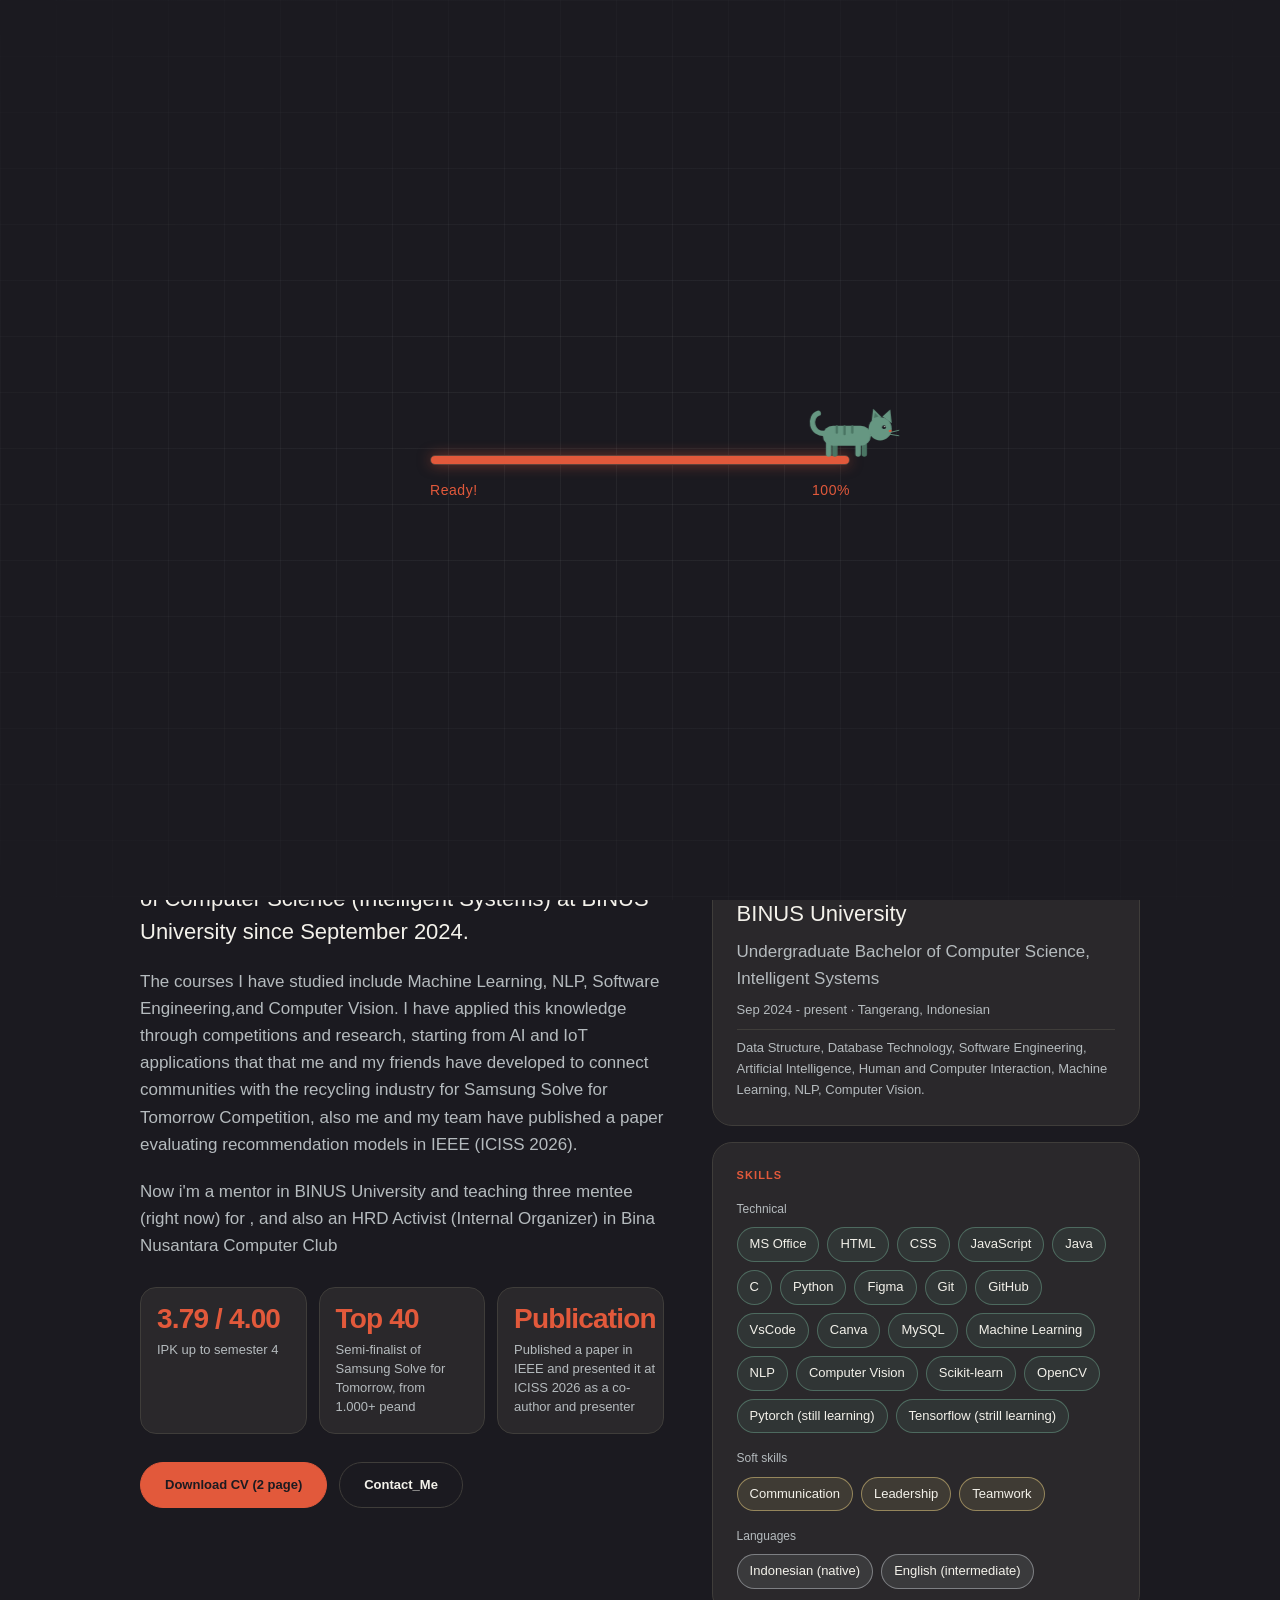
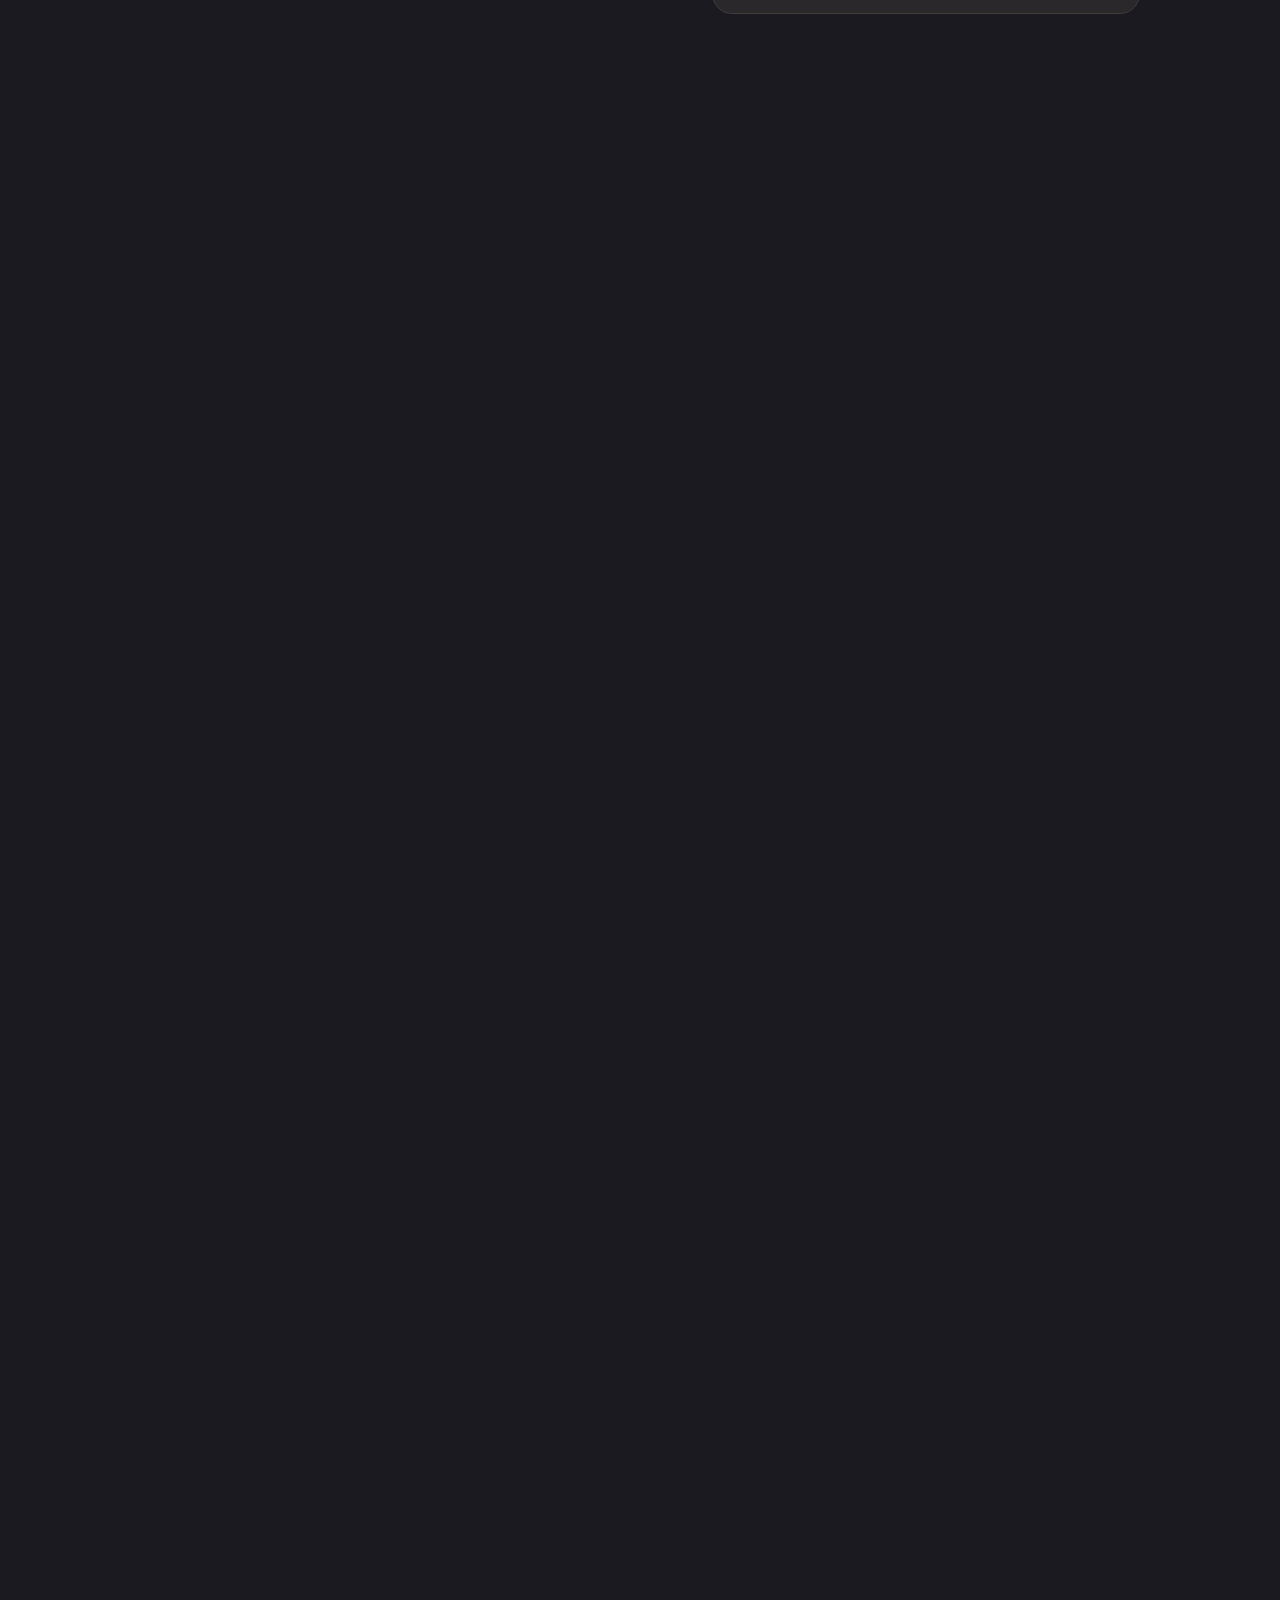
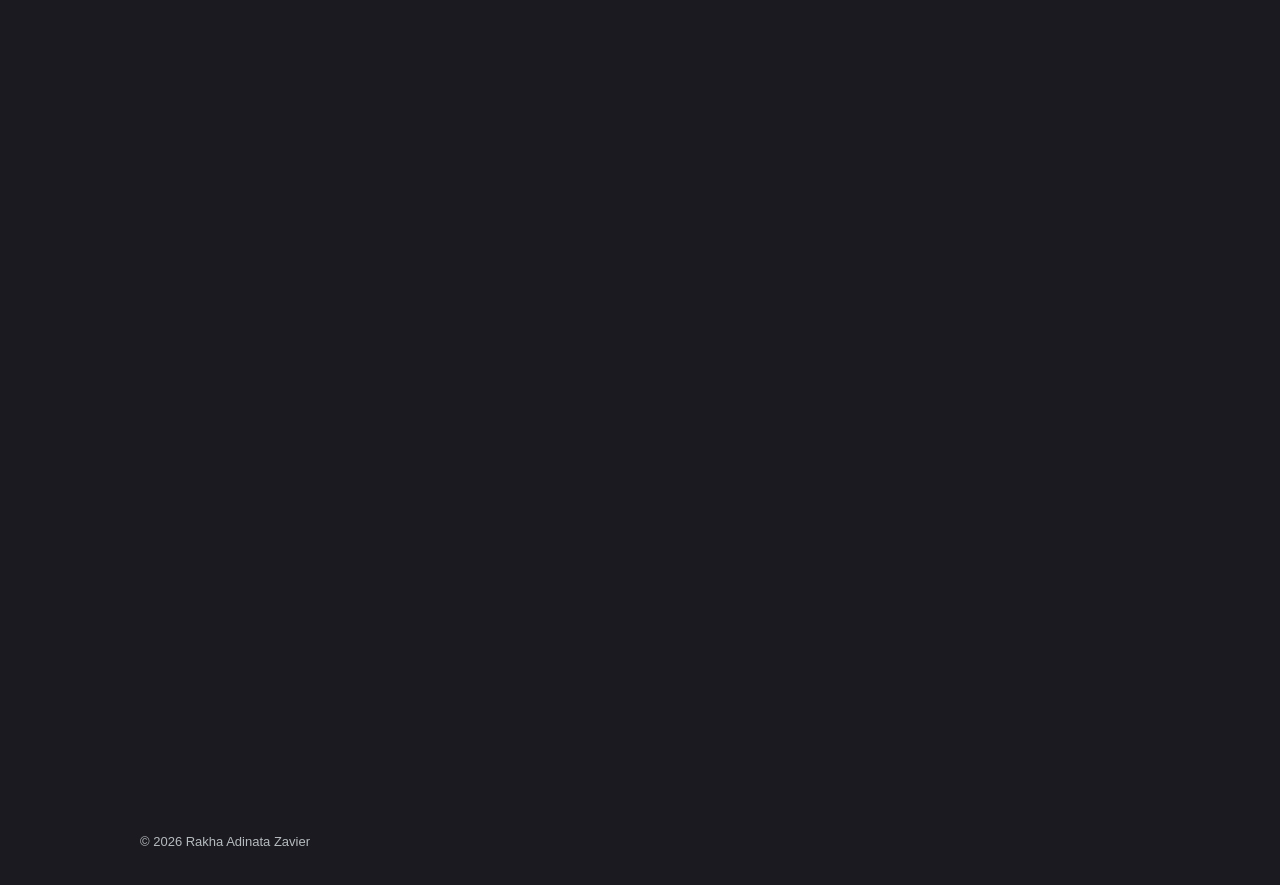
<file: index.html>
﻿<!doctype html>
<html lang="en">
  <head>
    <meta charset="utf-8" />
    <meta name="viewport" content="width=device-width,initial-scale=1" />
    <meta
      name="description"
      content="Frontend developer portfolio featuring projects, organizations, certificates, and publications."
    />
    <meta name="theme-color" content="#1b1a20" />
    <link rel="icon" type="image/png" href="assets/favicon.png" sizes="512x512" />
    <title>Rakha Adinata Zavier - Portfolio</title>
    <script>
      (function () {
        var r = document.documentElement;
        try {
          if (
            sessionStorage.getItem("portfolioLoader") === "1" &&
            !/[?&]loader\b/.test(location.search)
          ) {
            r.classList.add("no-loader");
            return;
          }
        } catch (e) {}
        r.classList.add("is-loading");
      })();
    </script>
    <noscript
      ><style>
        .loader {
          display: none;
        }
      </style></noscript
    >
    <link rel="stylesheet" href="css/index.css" />
    <link rel="stylesheet" href="css/grid-bg.css" />
    <link rel="stylesheet" href="css/loader.css" />
    <link rel="stylesheet" href="css/brand-typing.css" />
    <link rel="stylesheet" href="css/about-contact.css" />
    <link rel="stylesheet" href="css/logo-poof.css" />
    <script src="js/loader.js" defer></script>
    <script src="js/brand-typing.js" defer></script>
    <script src="js/index.js" defer></script>
    <script src="js/logo-poof.js" defer></script>
      <script src="js/neural-bg.js" defer></script>
  </head>
  <body>
    <div id="loader" class="loader" aria-label="Loading page">
      <div class="loader-inner">
        <div
          class="loader-track"
          role="progressbar"
          aria-valuemin="0"
          aria-valuemax="100"
          aria-valuenow="0"
        >
          <div class="loader-cat" aria-hidden="true">
            <svg viewBox="0 0 124 70" xmlns="http://www.w3.org/2000/svg">
              <path
                class="cat-tail"
                d="M26 38 C6 40 4 16 16 12"
                fill="none"
                stroke="#669782"
                stroke-width="7"
                stroke-linecap="round"
              />
        
              <rect
                class="cat-leg leg-a"
                x="34"
                y="48"
                width="7"
                height="20"
                rx="3.5"
                fill="#4a7563"
              />
              <rect
                class="cat-leg leg-b"
                x="72"
                y="48"
                width="7"
                height="20"
                rx="3.5"
                fill="#4a7563"
              />
              <g class="cat-body">
                <rect x="22" y="28" width="62" height="26" rx="13" fill="#669782" />
                <path
                  d="M40 29 v8 M50 29 v10 M60 29 v8"
                  stroke="#4a7563"
                  stroke-width="3"
                  stroke-linecap="round"
                />
                <polygon points="85,22 87,6 98,17" fill="#669782" />
                <polygon points="99,16 109,7 111,25" fill="#669782" />
                <polygon points="88,18 89,11 94,16" fill="#4a7563" />
                <circle cx="96" cy="32" r="15" fill="#669782" />
                <circle cx="101" cy="30" r="2.4" fill="#1b1a20" />
                <circle cx="101.8" cy="29.2" r="0.8" fill="#f3f1ea" />
                <circle cx="109" cy="35" r="1.8" fill="#e2593b" />
                <path
                  d="M108 37 L120 34 M108 39 L120 41"
                  stroke="#669782"
                  stroke-width="1.2"
                  stroke-linecap="round"
                />
              </g>
    
              <rect
                class="cat-leg leg-a"
                x="64"
                y="48"
                width="7"
                height="20"
                rx="3.5"
                fill="#669782"
              />
              <rect
                class="cat-leg leg-b"
                x="26"
                y="48"
                width="7"
                height="20"
                rx="3.5"
                fill="#669782"
              />
            </svg>
          </div>
          <div class="loader-fill"></div>
        </div>
        <p class="loader-meta">
          <span class="loader-text">Please Wait For Something Special</span>
          <span class="loader-percent">0%</span>
        </p>
      </div>
    </div>
    <header class="site-header">
      <nav class="nav container" aria-label="Main navigation">
        <a class="brand" href="index.html">Rakha Adinata Zavier Portfolio</a>
        <div class="nav-links">
          <a href="index.html#about">About me</a><a href="index.html#project">Project</a
          ><a href="index.html#organization">Organization Experience</a
          ><a href="index.html#certificate">Certificate</a
          ><a href="index.html#publication">Publication</a
          ><a href="index.html#contact">Contact me</a>
        </div>
      </nav>
    </header>
    <main class="container">
      <section class="intro">
        <div class="intro-layout">
          <div class="copy">
          <p class="eyebrow">AI, TECH, AND PROGRAMMING ENTHUSIAST</p>
          <h1>Studying and Working in Programming, AI, Data Analyst and Web Development</h1>
          <p>
            Hello im Rakha Adinata Zavier, a student of Computer Science (Intelligent Systems) at BINUS University. I have a passion for programming, AI, data analysis, and web development. I have experience in various projects and competitions, and I am always eager to learn and collaborate on new ideas.
          </p>
          <a class="button primary" href="#project">My Projects</a>
          </div>
          <img class="profile"
              src="assets/Profile.png"
              alt="Portrait of Rakha Adinata Zavier"
              loading="lazy"
              width="1400"
              height="933"
              draggable="false"
            />
        </div>
      </section>
      <section id="about" class="section about reveal">
        <h2>About me</h2>
        <div class="about-grid">
          <div class="about-copy">
            <p class="about-lead">
              I am Rakha Adinata Zavier, a undergraduate student of Computer Science (Intelligent Systems) at
              BINUS University since September 2024.
            </p>
            <p>
              The courses I have studied include Machine Learning, NLP, Software Engineering,and Computer Vision. I have applied this knowledge through competitions and research, starting from AI and IoT applications that
              that me and my friends have developed to connect communities with the recycling industry for Samsung Solve for Tomorrow Competition,
              also me and my team have published a paper evaluating recommendation models in IEEE (ICISS 2026).
            </p>
            <p>
              Now i'm a mentor in BINUS University and teaching three mentee (right now) for , and also an HRD Activist (Internal Organizer) in Bina Nusantara Computer Club
            </p>
            <ul class="about-stats">
              <li><strong>3.79 / 4.00</strong><span>IPK up to semester 4</span></li>
              <li>
                <strong>Top 40</strong
                ><span>Semi-finalist of Samsung Solve for Tomorrow, from 1.000+ peand</span>
              </li>
              <li>
                <strong>Publication</strong><span>Published a paper in IEEE and presented it at ICISS 2026 as a co-author and presenter</span>
              </li>
            </ul>
            <div class="about-actions">
              <a class="button primary" href="https://drive.google.com/file/d/1COvPogqOeuE_ceqVHlHadTnAyLFqrnm8/view?usp=sharing" download
                >Download CV (2 page)</a
              >
              <a class="button" href="#contact">Contact_Me</a>
            </div>
          </div>
          <div class="about-side">
            <article class="about-card">
              <p class="about-card-label">Education</p>
              <h3>BINUS University</h3>
              <p>Undergraduate Bachelor of Computer Science, Intelligent Systems</p>
              <p class="small">Sep 2024 - present · Tangerang, Indonesian</p>
              <p class="small about-courses">
                Data Structure, Database Technology, Software Engineering, Artificial Intelligence,
                Human and Computer Interaction, Machine Learning, NLP, Computer Vision.
              </p>
            </article>
            <article class="about-card">
              <p class="about-card-label">Skills</p>
              <div class="chip-group" style="--c: #669782">
                <p class="chip-title">Technical</p>
                <ul class="chips">
                  <li>MS Office</li>
                  <li>HTML</li>
                  <li>CSS</li>
                  <li>JavaScript</li>
                  <li>Java</li>
                  <li>C</li>
                  <li>Python</li>
                  <li>Figma</li>
                  <li>Git</li>
                  <li>GitHub</li>
                  <li>VsCode</li>
                  <li>Canva</li>
                  <li>MySQL</li>
                  <li>Machine Learning</li>
                  <li>NLP</li>
                  <li>Computer Vision</li>
                  <li>Scikit-learn</li>
                  <li>OpenCV</li>
                  <li>Pytorch (still learning)</li>
                  <li>Tensorflow (strill learning)</li>
                </ul>
              </div>
              <div class="chip-group" style="--c: #dcc57c">
                <p class="chip-title">Soft skills</p>
                <ul class="chips">
                  <li>Communication</li>
                  <li>Leadership</li>
                  <li>Teamwork</li>
                </ul>
              </div>
              <div class="chip-group" style="--c: #b5bbbe">
                <p class="chip-title">Languages</p>
                <ul class="chips">
                  <li>Indonesian (native)</li>
                  <li>English (intermediate)</li>
                </ul>
              </div>
            </article>
          </div>
        </div>
      </section>
      <section id="project" class="section slider reveal" aria-labelledby="project-title">
        <div class="section-heading">
          <div>
            <h2 id="project-title">Projects</h2>
            <p>Swipe to explore. Select an image to enlarge it.</p>
          </div>
          <div class="slider-controls">
            <button type="button" data-direction="-1" aria-label="Previous item in Project">
              Previous</button
            ><button type="button" data-direction="1" aria-label="Next item in Project">
              Next
            </button>
          </div>
        </div>
        <div class="track" tabindex="0" role="region" aria-label="Slider Project">
          <a class="card" href="project/LokalLoop.html"
            ><img
              src="assets/LokalLoop.png"
              alt="LokalLoop prototype smart waste drop box made from a foam cooler, with a keypad and sorting mechanism"
              loading="lazy"
              width="1400"
              height="933"
              draggable="false"
            />
            <div class="card-caption">
              <h3>LokalLoop</h3>
              <p>
                A WhatsApp-based recycling pickup system with a smart drop box. Residents send their location and a message, an LLM reads it, and Google OR-Tools plans efficient pickup routes for collectors. Built with an ESP32 IoT box, Node.js, Python, and PostgreSQL. Created for Samsung Solve for Tomorrow.
              </p>
              <span class="card-link">View details</span>
            </div></a
          ><a class="card" href="project/SorTrash.html"
            ><img
              src="assets/SorTrash.png"
              alt="SorTrash website home screen for its AI-powered waste classification app"
              loading="lazy"
              width="1400"
              height="933"
              draggable="false"
            />
            <div class="card-caption">
              <h3>SorTrash</h3>
              <p>
                SorTrash was my first web development project that uses pretrained AI model (YOLO) for analyzing different types of trash, sorTrash is a web-based application that could detect the type of trash based of an image that the user inputs or takes, and also can detect it in real time using our real-time detection features.
              </p>
              <span class="card-link">View details</span>
            </div></a
          ><a class="card" href="project/VisioAttend.html"
            ><img
              src="./assets/Attendance_System.png"
              alt="VisioAttend attendance system showing a webcam face-recognition window and attendance log"
              loading="lazy"
              width="1400"
              height="933"
              draggable="false"
            />
            <div class="card-caption">
              <h3>VisioAttend</h3>
              <p>
                VisioAttend is a desktop attendance system created for a computer vision course. It registers students, recognizes faces through a webcam, and records daily attendance. 
                It is built with Python, Tkinter, and OpenCV, using Haar Cascade for face detection and LBPH for face recognition.
              </p>
              <span class="card-link">View details</span>
            </div></a
          ><a class="card" href="project/CheckShop.html"
            ><img
              src="./assets/CheckShop.png"
              alt="CheckShop sentiment analysis dashboard showing model predictions and comparison charts"
              loading="lazy"
              width="1400"
              height="933"
              draggable="false"
            />
            <div class="card-caption">
              <h3>CheckShop</h3>
              <p>
                CheckShop was my first project to make a web with many NLP models and analyzing the NLP models to know which one model is the best for CheckShop, CheckShop is an Streamlit 
                website application that analyzes the sentiment of English online shop reviews using four models side by side: Logistic Regression, Naive Bayes, XGBoost, and a fine-tuned BERT. 
                After we analyze the models, the best result came from BERT with a macro F1-score of 94.4%.
              </p>
              <span class="card-link">View details</span>
            </div></a>
        </div>
      </section>
      <section id="organization" class="section slider reveal" aria-labelledby="organization-title">
        <div class="section-heading">
          <div>
            <h2 id="organization-title">Organization and Work Experience</h2>
            <p>Swipe to explore organization and work experience.</p>
          </div>
          <div class="slider-controls">
            <button
              type="button"
              data-direction="-1"
              aria-label="Previous item in Organization Experience"
            >
              Previous</button
            ><button
              type="button"
              data-direction="1"
              aria-label="Next item in Organization Experience"
            >
              Next
            </button>
          </div>
        </div>
        <div class="track org-timeline" tabindex="0" role="region" aria-label="Timeline Organization Experience">
          <a class="card org-entry" href="organization/Chaperone.html">
            <div class="org-entry-content"><span class="org-date">July 2025 - September 2026</span>
              <h3>Freshman Chaperone</h3><p>A volunteer program where I guided incoming BINUS freshmen, as Freshman Partner and
                Leader for Binusian 2029 and Freshman Leader for Binusian 2030.</p><span class="card-link">View details</span></div>
            <img
              src="assets/Freshman_Chaperone.jpeg"
              alt="Freshman Chaperone participants gathered in a classroom"
              loading="lazy"
              width="1400"
              height="933"
              draggable="false"
            />
          <a class="card org-entry" href="organization/BNCC.html">
            <div class="org-entry-content"><span class="org-date">November 2025 - Present</span>
              <h3>BNCC</h3><p>HRD (Internal) activist at Bina Nusantara Computer Club, helping organize internal events such as activist bonding and internal training, either than that i join and organizing some of the external events. </p><span class="card-link">View details</span></div>
            <img
              src="./assets/BNCC.jpg"
              alt="BNCC members gathered outdoors at night"
              loading="lazy"
              width="1400"
              height="933"
              draggable="false"
            />
          </a><a class="card org-entry" href="organization/Events.html">
            <div class="org-entry-content"><span class="org-date">November 2025 - Present</span>
              <h3>BNCC External Events</h3><p>Event committee and hosting work across IIT Challenge, BNCC TechDive, and BNCC TechUp.</p><span class="card-link">View details</span></div>
            <img
              src="/assets/Event.png"
              alt="BNCC event attendees gathered in a university auditorium"
              loading="lazy"
              width="1400"
              height="933"
              draggable="false"
            />
          </a><a class="card org-entry" href="organization/Sclass.html">
            <div class="org-entry-content"><span class="org-date">January 2026 - Present</span>
              <h3>Sclass Computer Science - UREEKA</h3><p>As a selected Computer Science student in the Sclass UREEKA track, I honed my web/app development and soft skills, leveraging this training to actively participate in multiple hackathons.</p><span class="card-link">View details</span></div>
            <img
              src="assets/Sclass.jpeg"
              alt="Sclass Computer Science students working together in a classroom"
              loading="lazy"
              width="1400"
              height="933"
              draggable="false"
            />
          </a><a class="card org-entry" href="organization/Mentor.html">
            <div class="org-entry-content"><span class="org-date">September 2026 - Present</span>
              <h3>Scholarship Mentor</h3><p>I was selected as a Scholarship Mentor at BINUS University, a role that provides me with a scholarship to help cover my tuition fees. Currently, I guide three mentees across various academic disciplines, offering personalized support to help them master specialized courses such as Speech Recognition, Compilation Techniques, and Algorithm and Programming.</p><span class="card-link">View details</span></div>
            <img
              src="assets/Mentor.jpeg"
              alt="Students taking part in a scholarship mentoring session"
              loading="lazy"
              width="1400"
              height="933"
              draggable="false"
            />
          </a>
        </div>
      </section>
      <section id="certificate" class="section slider reveal" aria-labelledby="certificate-title">
        <div class="section-heading">
          <div>
            <h2 id="certificate-title">Certificate</h2>
            <p>Swipe to explore. Select an image to enlarge it.</p>
          </div>
          <div class="slider-controls">
            <button type="button" data-direction="-1" aria-label="Previous item in Certificate">
              Previous</button
            ><button type="button" data-direction="1" aria-label="Next item in Certificate">
              Next
            </button>
          </div>
        </div>
        <div class="track" tabindex="0" role="region" aria-label="Slider Certificate">
          <article class="card certificate-card">
            <button class="certificate-zoom" type="button" aria-label="Enlarge Azure AI certificate image"><img
              src="./assets/AzureAi.png"
              alt="Microsoft Elevate AI Training Session certificate awarded to Rakha Adinata Zavier"
              loading="lazy"
              width="1400"
              height="933"
              draggable="false"
            /></button>
            <div class="card-caption">
              <h3>Azure AI Certification</h3>
              <p>
                To strengthen my technical foundation in artificial intelligence, I completed the Microsoft Elevate AI Training Session covering Azure AI Fundamentals. This 15-hour program, jointly organized by Microsoft, BINUS University, and GreatNusa, provided me with the Microsoft AI Skills credential and practical knowledge of core AI concepts from the ground up.
              </p>
              <div class="publication-actions"><button class="certificate-enlarge" type="button">Enlarge image</button><a class="publication-link" href="assets/Certificate_Azure_AI.pdf" download>Download certificate</a></div>
            </div>
          </article>
          <article class="card certificate-card">
            <button class="certificate-zoom" type="button" aria-label="Enlarge ICISS presenter certificate image"><img
              src="./assets/ICISS_Certificate.png"
              alt="ICISS 2026 certificate of appreciation recognizing Rakha Adinata Zavier as a presenter"
              loading="lazy"
              width="1400"
              height="933"
              draggable="false"
            /></button>
            <div class="card-caption">
              <h3>ICISS Presenter Certificate</h3>
              <p>
                As a prerequisite for our paper's publication, I had the honor of representing my research team at the ICISS 2026 conference. I presented our research paper, titled "Comparative Evaluation of Precision and Relevance in Traditional, Graph, and LLM-Prompted Recommender Models," and actively addressed inquiries during the Q&A session. This presentation was a crucial milestone that led to the successful publication of our work.
              </p>
              <div class="publication-actions"><button class="certificate-enlarge" type="button">Enlarge image</button><a class="publication-link" href="assets/ICISS 2026_Presenter_Certificate_RakhaAdinataZavier.pdf" download>Download certificate</a></div>
            </div>
          </article>
          <article class="card certificate-card">
            <button class="certificate-zoom" type="button" aria-label="Enlarge ICISS presenter certificate image"><img
              src="./assets/CertifSFT.png"
              alt="ICISS 2026 certificate of appreciation recognizing Rakha Adinata Zavier as a presenter"
              loading="lazy"
              width="1400"
              height="933"
              draggable="false"
            /></button>
            <div class="card-caption">
              <h3>Samsung Solve for Tomorrow Semifinalist Certificate</h3>
              <p>
                This certificate marks my journey as a Top 40 Semifinalist in the Samsung Solve for Tomorrow competition. Through this event, 
                I helped develop "LokalLoop," an application that utilizes a Large Language Model (LLM) to process and respond to user chats, 
                seamlessly integrated with an IoT system. My primary role focused on engineering the IoT components, designing the application's user interface, drafting comprehensive project reports, and managing other creative design requirements.
              </p>
              <div class="publication-actions"><button class="certificate-enlarge" type="button">Enlarge image</button><a class="publication-link" href="assets/CertificateSFT.pdf" download>Download certificate</a></div>
            </div>
          </article>
        </div>
      </section>
      <dialog class="certificate-lightbox" aria-label="Enlarged certificate">
        <button class="certificate-lightbox-close" type="button" aria-label="Close enlarged image">×</button>
        <img alt="" />
      </dialog>
      <section id="publication" class="section slider reveal" aria-labelledby="publication-title">
        <div class="section-heading">
          <div>
            <h2 id="publication-title">Publication</h2>
            <p>Swipe to explore. Enlarge an image or open the publication link.</p>
          </div>
          <div class="slider-controls">
            <button type="button" data-direction="-1" aria-label="Previous item in Publication">
              Previous</button
            ><button type="button" data-direction="1" aria-label="Next item in Publication">
              Next
            </button>
          </div>
        </div>
        <div class="track" tabindex="0" role="region" aria-label="Slider Publication">
          <article class="card publication-card">
            <button class="publication-zoom" type="button" aria-label="Enlarge IEEE Xplore publication screenshot"><img
              src="assets/ICISS_Publication.png"
              alt="IEEE Xplore page for the ICISS 2026 recommender models paper"
              loading="lazy"
              width="1400"
              height="933"
              draggable="false"
            /></button>
            <div class="card-caption">
              <h3>ICISS 2026 - IEEE Publication</h3>
              <p>
                I served as a co-author and presenter for our research paper titled "Comparative Evaluation of Precision and Relevance in Traditional, Graph, and LLM-Prompted Recommender Models." In this study, my team and I evaluated five different recommender models to determine whether assessing them requires a combination of accuracy and relevance metrics, or if one is sufficient to enhance the user experience. We concluded that evaluating recommender models necessitates both metric types to strike a balance between mathematical accuracy and real-world user satisfaction. This paper was presented at the ICISS 2026 conference and officially published in IEEE. To read the full paper, please click the button below.
              </p>
              <div class="publication-actions"><button class="publication-enlarge" type="button">Enlarge image</button><a class="publication-link" href="https://ieeexplore.ieee.org/document/11715414">Open publication</a></div>
            </div>
          </article>
        </div>
      </section>
      <section id="contact" class="section contact reveal">
        <h2>Contact me</h2>
        <p>Open to work! If you're interested, please contact me</p>
        <ul class="social-grid">
          <li>
            <a
              class="social"
              style="--c: #669782"
              href="https://wa.me/6285855550088"
              target="_blank"
              rel="noopener noreferrer"
              aria-label="WhatsApp: +62 858-5555-0088"
            >
              <span class="social-icon"
                ><svg viewBox="0 0 24 24" aria-hidden="true" focusable="false">
                  <path
                    d="M17.472 14.382c-.297-.149-1.758-.867-2.03-.967-.273-.099-.471-.148-.67.15-.197.297-.767.966-.94 1.164-.173.199-.347.223-.644.075-.297-.15-1.255-.463-2.39-1.475-.883-.788-1.48-1.761-1.653-2.059-.173-.297-.018-.458.13-.606.134-.133.298-.347.446-.52.149-.174.198-.298.298-.497.099-.198.05-.371-.025-.52-.075-.149-.669-1.612-.916-2.207-.242-.579-.487-.5-.669-.51-.173-.008-.371-.01-.57-.01-.198 0-.52.074-.792.372-.272.297-1.04 1.016-1.04 2.479 0 1.462 1.065 2.875 1.213 3.074.149.198 2.096 3.2 5.077 4.487.709.306 1.262.489 1.694.625.712.227 1.36.195 1.871.118.571-.085 1.758-.719 2.006-1.413.248-.694.248-1.289.173-1.413-.074-.124-.272-.198-.57-.347m-5.421 7.403h-.004a9.87 9.87 0 01-5.031-1.378l-.361-.214-3.741.982.998-3.648-.235-.374a9.86 9.86 0 01-1.51-5.26c.001-5.45 4.436-9.884 9.888-9.884 2.64 0 5.122 1.03 6.988 2.898a9.825 9.825 0 012.893 6.994c-.003 5.45-4.437 9.884-9.885 9.884m8.413-18.297A11.815 11.815 0 0012.05 0C5.495 0 .16 5.335.157 11.892c0 2.096.547 4.142 1.588 5.945L.057 24l6.305-1.654a11.882 11.882 0 005.683 1.448h.005c6.554 0 11.89-5.335 11.893-11.893a11.821 11.821 0 00-3.48-8.413Z"
                  /></svg
              ></span>
              <span class="social-text"
                ><strong>WhatsApp</strong><small>+62 858-5555-0088</small></span
              >
              <span class="social-arrow" aria-hidden="true">↗</span>
            </a>
          </li>
          <li>
            <a
              class="social"
              style="--c: #e2593b"
              href="mailto:rakhaadinata19@gmail.com"
              aria-label="Email: rakhaadinata19@gmail.com"
            >
              <span class="social-icon"
                ><svg viewBox="0 0 24 24" aria-hidden="true" focusable="false">
                  <path
                    d="M24 5.457v13.909c0 .904-.732 1.636-1.636 1.636h-3.819V11.73L12 16.64l-6.545-4.91v9.273H1.636A1.636 1.636 0 0 1 0 19.366V5.457c0-2.023 2.309-3.178 3.927-1.964L5.455 4.64 12 9.548l6.545-4.91 1.528-1.145C21.69 2.28 24 3.434 24 5.457z"
                  /></svg
              ></span>
              <span class="social-text"
                ><strong>Email</strong><small>rakhaadinata19@gmail.com</small></span
              >
              <span class="social-arrow" aria-hidden="true">↗</span>
            </a>
          </li>
          <li>
            <a
              class="social"
              style="--c: #dcc57c"
              href="https://www.linkedin.com/in/rakha-adinata-zavier"
              target="_blank"
              rel="noopener noreferrer"
              aria-label="LinkedIn: rakha-adinata-zavier"
            >
              <span class="social-icon"
                ><svg viewBox="0 0 24 24" aria-hidden="true" focusable="false">
                  <path
                    d="M20.447 20.452h-3.554v-5.569c0-1.328-.027-3.037-1.852-3.037-1.853 0-2.136 1.445-2.136 2.939v5.667H9.351V9h3.414v1.561h.046c.477-.9 1.637-1.85 3.37-1.85 3.601 0 4.267 2.37 4.267 5.455v6.286zM5.337 7.433c-1.144 0-2.063-.926-2.063-2.065 0-1.138.92-2.063 2.063-2.063 1.14 0 2.064.925 2.064 2.063 0 1.139-.925 2.065-2.064 2.065zm1.782 13.019H3.555V9h3.564v11.452zM22.225 0H1.771C.792 0 0 .774 0 1.729v20.542C0 23.227.792 24 1.771 24h20.451C23.2 24 24 23.227 24 22.271V1.729C24 .774 23.2 0 22.222 0h.003z"
                  /></svg
              ></span>
              <span class="social-text"
                ><strong>LinkedIn</strong><small>rakha-adinata-zavier</small></span
              >
              <span class="social-arrow" aria-hidden="true">↗</span>
            </a>
          </li>
          <li>
            <a
              class="social"
              style="--c: #b5bbbe"
              href="https://github.com/RakhaZvy"
              target="_blank"
              rel="noopener noreferrer"
              aria-label="GitHub: @RakhaZvy"
            >
              <span class="social-icon"
                ><svg viewBox="0 0 24 24" aria-hidden="true" focusable="false">
                  <path
                    d="M12 .297c-6.63 0-12 5.373-12 12 0 5.303 3.438 9.8 8.205 11.385.6.113.82-.258.82-.577 0-.285-.01-1.04-.015-2.04-3.338.724-4.042-1.61-4.042-1.61C4.422 18.07 3.633 17.7 3.633 17.7c-1.087-.744.084-.729.084-.729 1.205.084 1.838 1.236 1.838 1.236 1.07 1.835 2.809 1.305 3.495.998.108-.776.417-1.305.76-1.605-2.665-.3-5.466-1.332-5.466-5.93 0-1.31.465-2.38 1.235-3.22-.135-.303-.54-1.523.105-3.176 0 0 1.005-.322 3.3 1.23.96-.267 1.98-.399 3-.405 1.02.006 2.04.138 3 .405 2.28-1.552 3.285-1.23 3.285-1.23.645 1.653.24 2.873.12 3.176.765.84 1.23 1.91 1.23 3.22 0 4.61-2.805 5.625-5.475 5.92.42.36.81 1.096.81 2.22 0 1.606-.015 2.896-.015 3.286 0 .315.21.69.825.57C20.565 22.092 24 17.592 24 12.297c0-6.627-5.373-12-12-12"
                  /></svg
              ></span>
              <span class="social-text"><strong>GitHub - University</strong><small>@RakhaZvy</small></span>
              <span class="social-arrow" aria-hidden="true">↗</span>
            </a>
          </li>
          <li>
            <a
              class="social"
              style="--c: #b5bbbe"
              href="https://github.com/rakhaAZnvy"
              target="_blank"
              rel="noopener noreferrer"
              aria-label="GitHub: @rakhaAZnvy"
            >
              <span class="social-icon"
                ><svg viewBox="0 0 24 24" aria-hidden="true" focusable="false">
                  <path
                    d="M12 .297c-6.63 0-12 5.373-12 12 0 5.303 3.438 9.8 8.205 11.385.6.113.82-.258.82-.577 0-.285-.01-1.04-.015-2.04-3.338.724-4.042-1.61-4.042-1.61C4.422 18.07 3.633 17.7 3.633 17.7c-1.087-.744.084-.729.084-.729 1.205.084 1.838 1.236 1.838 1.236 1.07 1.835 2.809 1.305 3.495.998.108-.776.417-1.305.76-1.605-2.665-.3-5.466-1.332-5.466-5.93 0-1.31.465-2.38 1.235-3.22-.135-.303-.54-1.523.105-3.176 0 0 1.005-.322 3.3 1.23.96-.267 1.98-.399 3-.405 1.02.006 2.04.138 3 .405 2.28-1.552 3.285-1.23 3.285-1.23.645 1.653.24 2.873.12 3.176.765.84 1.23 1.91 1.23 3.22 0 4.61-2.805 5.625-5.475 5.92.42.36.81 1.096.81 2.22 0 1.606-.015 2.896-.015 3.286 0 .315.21.69.825.57C20.565 22.092 24 17.592 24 12.297c0-6.627-5.373-12-12-12"
                  /></svg
              ></span>
              <span class="social-text"><strong>GitHub - Personal</strong><small>@rakhaAZnvy</small></span>
              <span class="social-arrow" aria-hidden="true">↗</span>
            </a>
          </li>
        </ul>
      </section>
    </main>
    <footer class="container footer">© 2026 Rakha Adinata Zavier</footer>
  </body>
</html>
</file>
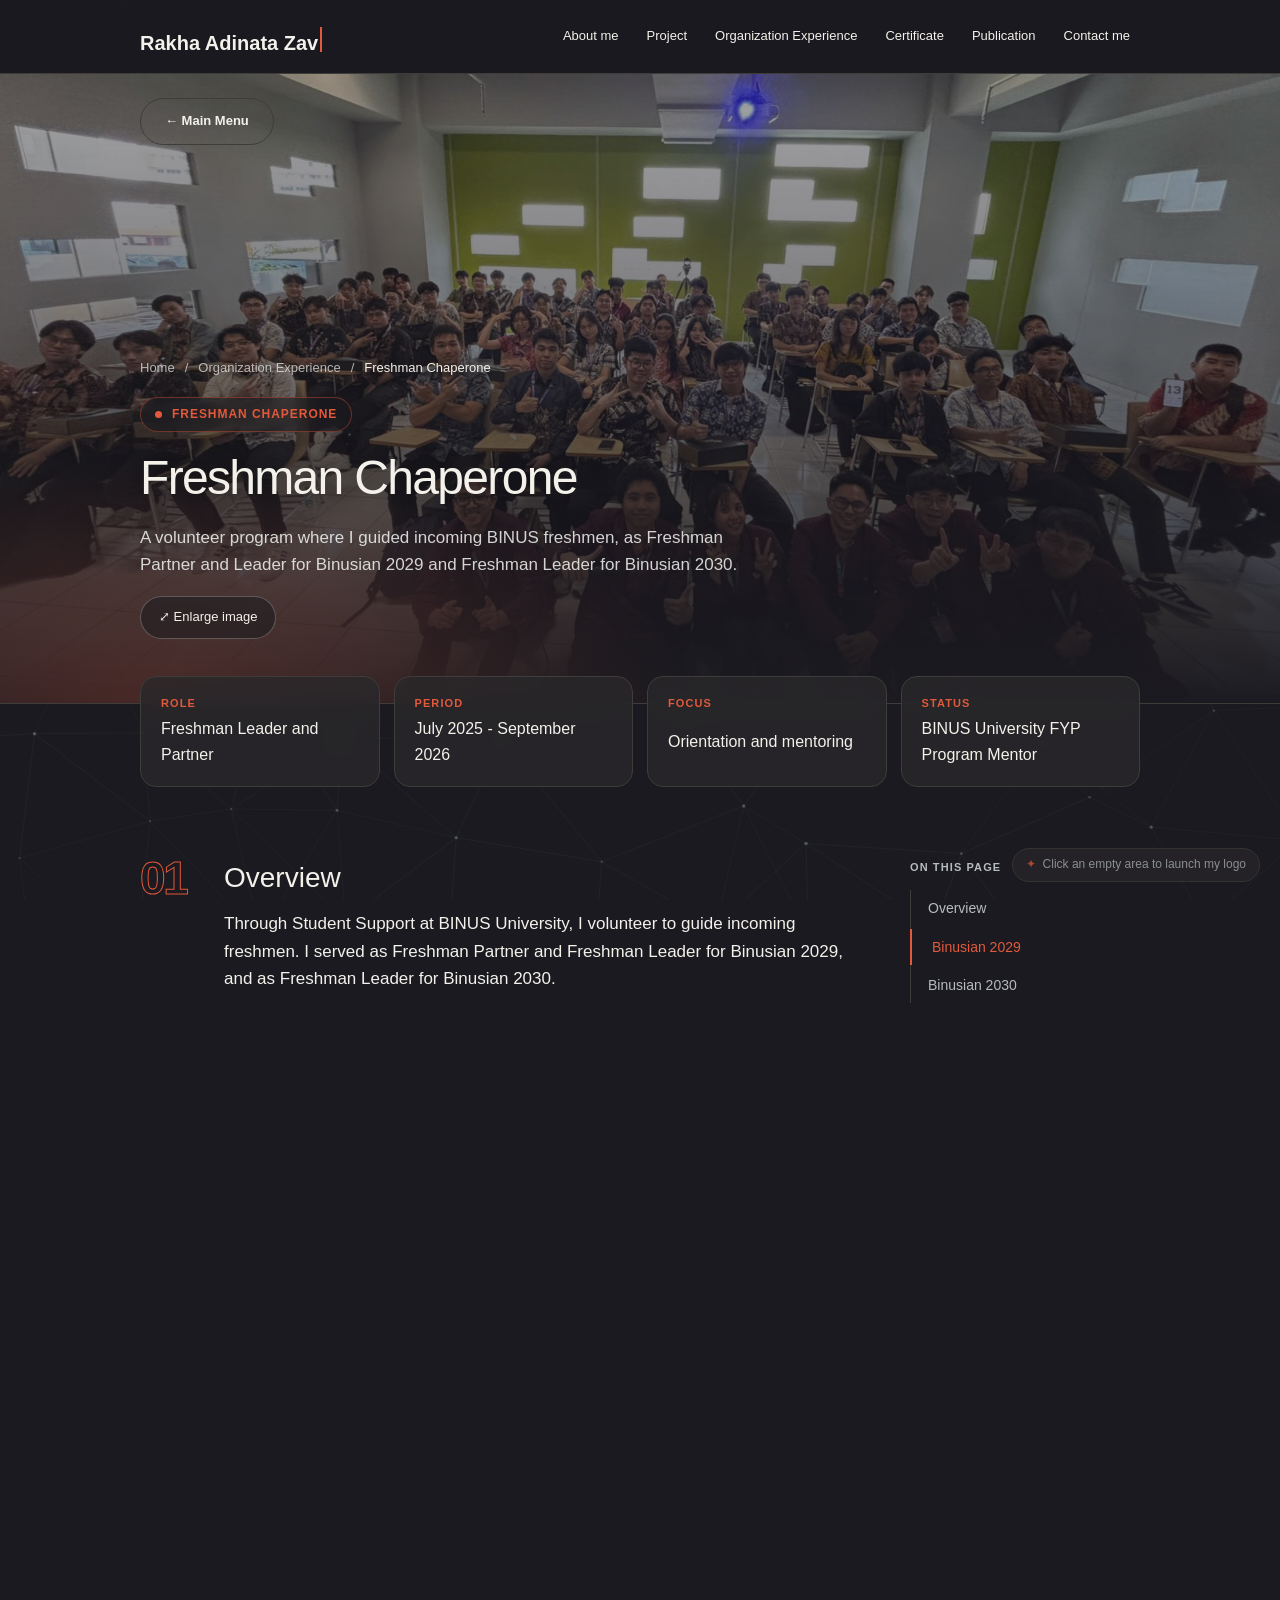
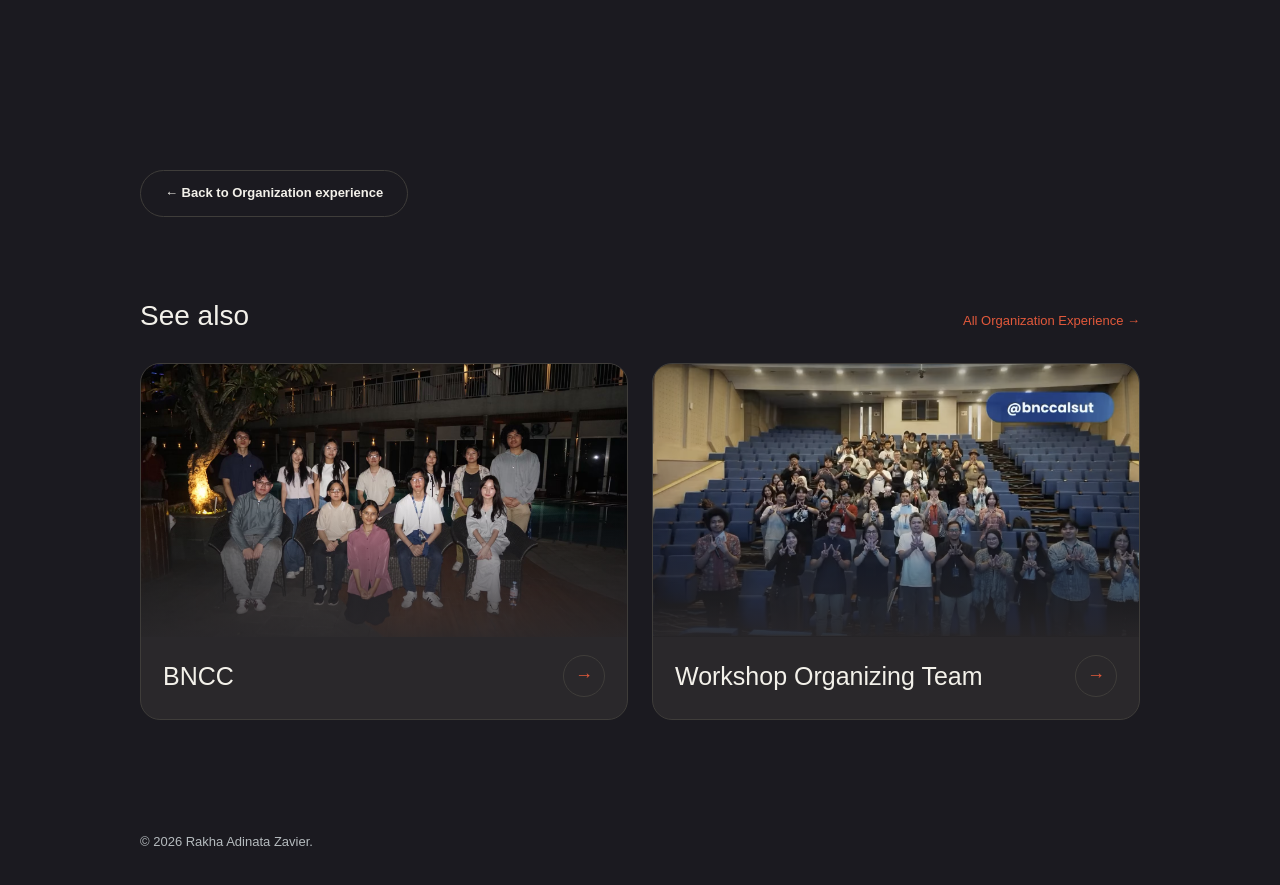
<file: organization/Chaperone.html>
<!doctype html>
<html lang="en">
  <head>
    <meta charset="utf-8" />
    <meta name="viewport" content="width=device-width,initial-scale=1" />
    <meta
      name="description"
      content="Event committee and hosting work with BNCC, including IIT Challenge, BNCC TechDive, and BNCC TechUp."
    />
    <meta name="theme-color" content="#1b1a20" />
    <link rel="icon" type="image/png" href="../assets/favicon.png" sizes="512x512" />
    <title>Freshman Chaperone</title>
    <link rel="stylesheet" href="../css/organization/Chaperone.css" />
    <link rel="stylesheet" href="../css/grid-bg.css" />
    <link rel="stylesheet" href="../css/detail.css" />
    <link rel="stylesheet" href="../css/brand-typing.css" />
    <script src="../js/organization/Chaperone.js" defer></script>
    <script src="../js/detail.js" defer></script>
    <script src="../js/brand-typing.js" defer></script>
      <link rel="stylesheet" href="../css/logo-poof.css" />
    <script src="../js/logo-poof.js" defer></script>
      <script src="../js/neural-bg.js" defer></script>
  </head>
  <body>
    <header class="site-header">
      <nav class="nav container" aria-label="Main navigation">
        <a class="brand" href="../index.html">Rakha Adinata Zavier Portfolio</a>
        <div class="nav-links">
          <a href="../index.html#about">About me</a><a href="../index.html#project">Project</a
          ><a href="../index.html#organization">Organization Experience</a
          ><a href="../index.html#certificate">Certificate</a
          ><a href="../index.html#publication">Publication</a
          ><a href="../index.html#contact">Contact me</a>
        </div>
      </nav>
    </header>
    <main class="dt">
      <div class="dt-progress" aria-hidden="true"><span></span></div>

      <section class="dt-hero">
        <div class="container main-menu-top">
          <a class="button main-menu-button" href="../index.html">← Main Menu</a>
        </div>

        <div class="dt-hero-media">
          <img
            class="dt-cover"
            src="../assets/Freshman_Chaperone.jpeg"
            alt="Freshman Chaperone participants gathered in a classroom"
            width="1400"
            height="933"
          />
        </div>
        <div class="dt-hero-inner container">
          <nav class="dt-crumbs" aria-label="Breadcrumb">
            <a href="../index.html">Home</a><span aria-hidden="true">/</span>
            <a href="../index.html#organization">Organization Experience</a
            ><span aria-hidden="true">/</span>
            <span aria-current="page">Freshman Chaperone</span>
          </nav>
          <span class="dt-chip">Freshman Chaperone</span>
          <h1>Freshman Chaperone</h1>
          <p class="dt-lead">
           A volunteer program where I guided incoming BINUS freshmen, as Freshman Partner and
           Leader for Binusian 2029 and Freshman Leader for Binusian 2030.
          </p>
          <button class="dt-zoom" type="button">⤢ Enlarge image</button>
        </div>
      </section>

      <section class="dt-meta container" aria-label="Summary">
        <div class="dt-meta-grid">
          <div class="dt-meta-card">
            <span class="dt-meta-label">Role</span>
            <span class="dt-meta-value">Freshman Leader and Partner</span>
          </div>
          <div class="dt-meta-card">
            <span class="dt-meta-label">Period</span>
            <span class="dt-meta-value">July 2025 - September 2026</span>
          </div>
          <div class="dt-meta-card">
            <span class="dt-meta-label">Focus</span>
            <span class="dt-meta-value">Orientation and mentoring</span>
          </div>
          <div class="dt-meta-card">
            <span class="dt-meta-label">Status</span>
            <span class="dt-meta-value">BINUS University FYP Program Mentor</span>
          </div>
        </div>
      </section>

      <div class="dt-layout container">
        <article class="dt-article">
          <section class="dt-sec reveal" id="bagian-1">
            <span aria-hidden="true" class="dt-num">01</span>
            <h2>Overview</h2>
            <p>
              Through Student Support at BINUS University, I volunteer to guide incoming freshmen. I
              served as Freshman Partner and Freshman Leader for Binusian 2029, and as Freshman
              Leader for Binusian 2030.
            </p>
          </section>
          <section class="dt-sec dt-cards reveal chaperone-experience" id="bagian-2">
            <span aria-hidden="true" class="dt-num">02</span>
            <div class="dt-event-heading">
              <h2>Binusian 2029</h2>
              <p class="dt-role">Freshman Partner and Freshman Leader · July 2025 - June 2026</p>
            </div>
            <ul class="dt-points">
              <li>
                <strong>Freshman Leader</strong
                ><span
                  >Guided freshmen Binusian 2029 by introducing them to the campus environment and college
                  life.</span
                >
              </li>
              <li>
                <strong>Freshman Partner</strong
                ><span
                  >Guided freshmen through their transition into university life for a year by
                  providing soft skill mentorship such as communication, teamwork, etc.</span
                >
              </li>
            </ul>
          </section>
          <section class="dt-sec dt-cards reveal chaperone-experience" id="bagian-3">
            <span aria-hidden="true" class="dt-num">03</span>
            <div class="dt-event-heading">
              <h2>Binusian 2030</h2>
              <p class="dt-role">Freshman Leader · July 2026 - September 2026</p>
            </div>
            <ul class="dt-points">
              <li>
                <strong>Freshman Leader</strong
                ><span
                  >Guided freshmen Binusian 2030 by introducing them to the campus environment and college
                  life.</span
                >
              </li>
            </ul>
          </section>
          <a class="button dt-back" href="../index.html#organization"
            >← Back to Organization experience</a
          >
        </article>
        <aside class="dt-aside">
          <nav aria-label="On this page" class="dt-toc">
            <p class="dt-toc-title">On this page</p>
            <ol>
              <li><a href="#bagian-1">Overview</a></li>
              <li><a href="#bagian-2">Binusian 2029</a></li>
              <li><a href="#bagian-3">Binusian 2030</a></li>
            </ol>
          </nav>
        </aside>
      </div>

      <section class="dt-related container" aria-labelledby="lihat-juga">
        <div class="dt-related-head">
          <h2 id="lihat-juga">See also</h2>
          <a href="../index.html#organization">All Organization Experience →</a>
        </div>
        <div class="dt-related-grid">
          <a class="dt-related-card" href="./BNCC.html">
            <div class="dt-related-thumb">
              <img
                src="../assets/BNCC.jpg"
                alt=""
                loading="lazy"
                width="800"
                height="450"
              />
            </div>
            <div class="dt-related-body">
              <h3>BNCC</h3>
              <span class="dt-arrow" aria-hidden="true">→</span>
            </div>
          </a>
          <a class="dt-related-card" href="../organization/Events.html">
            <div class="dt-related-thumb">
              <img
                src="../assets/Event.png"
                alt=""
                loading="lazy"
                width="800"
                height="450"
              />
            </div>
            <div class="dt-related-body">
              <h3>Workshop Organizing Team</h3>
              <span class="dt-arrow" aria-hidden="true">→</span>
            </div>
          </a>
        </div>
      </section>

      <dialog class="dt-lightbox" aria-label="Enlarged image">
        <button class="dt-lightbox-close" type="button">Tutup ✕</button>
        <img
          src="../assets/Freshman_Chaperone.jpeg"
          alt="Freshman Chaperone participants gathered in a classroom"
        />
      </dialog>
    </main>
    <footer class="container footer">
      © 2026 Rakha Adinata Zavier.
    </footer>
  </body>
</html>
</file>
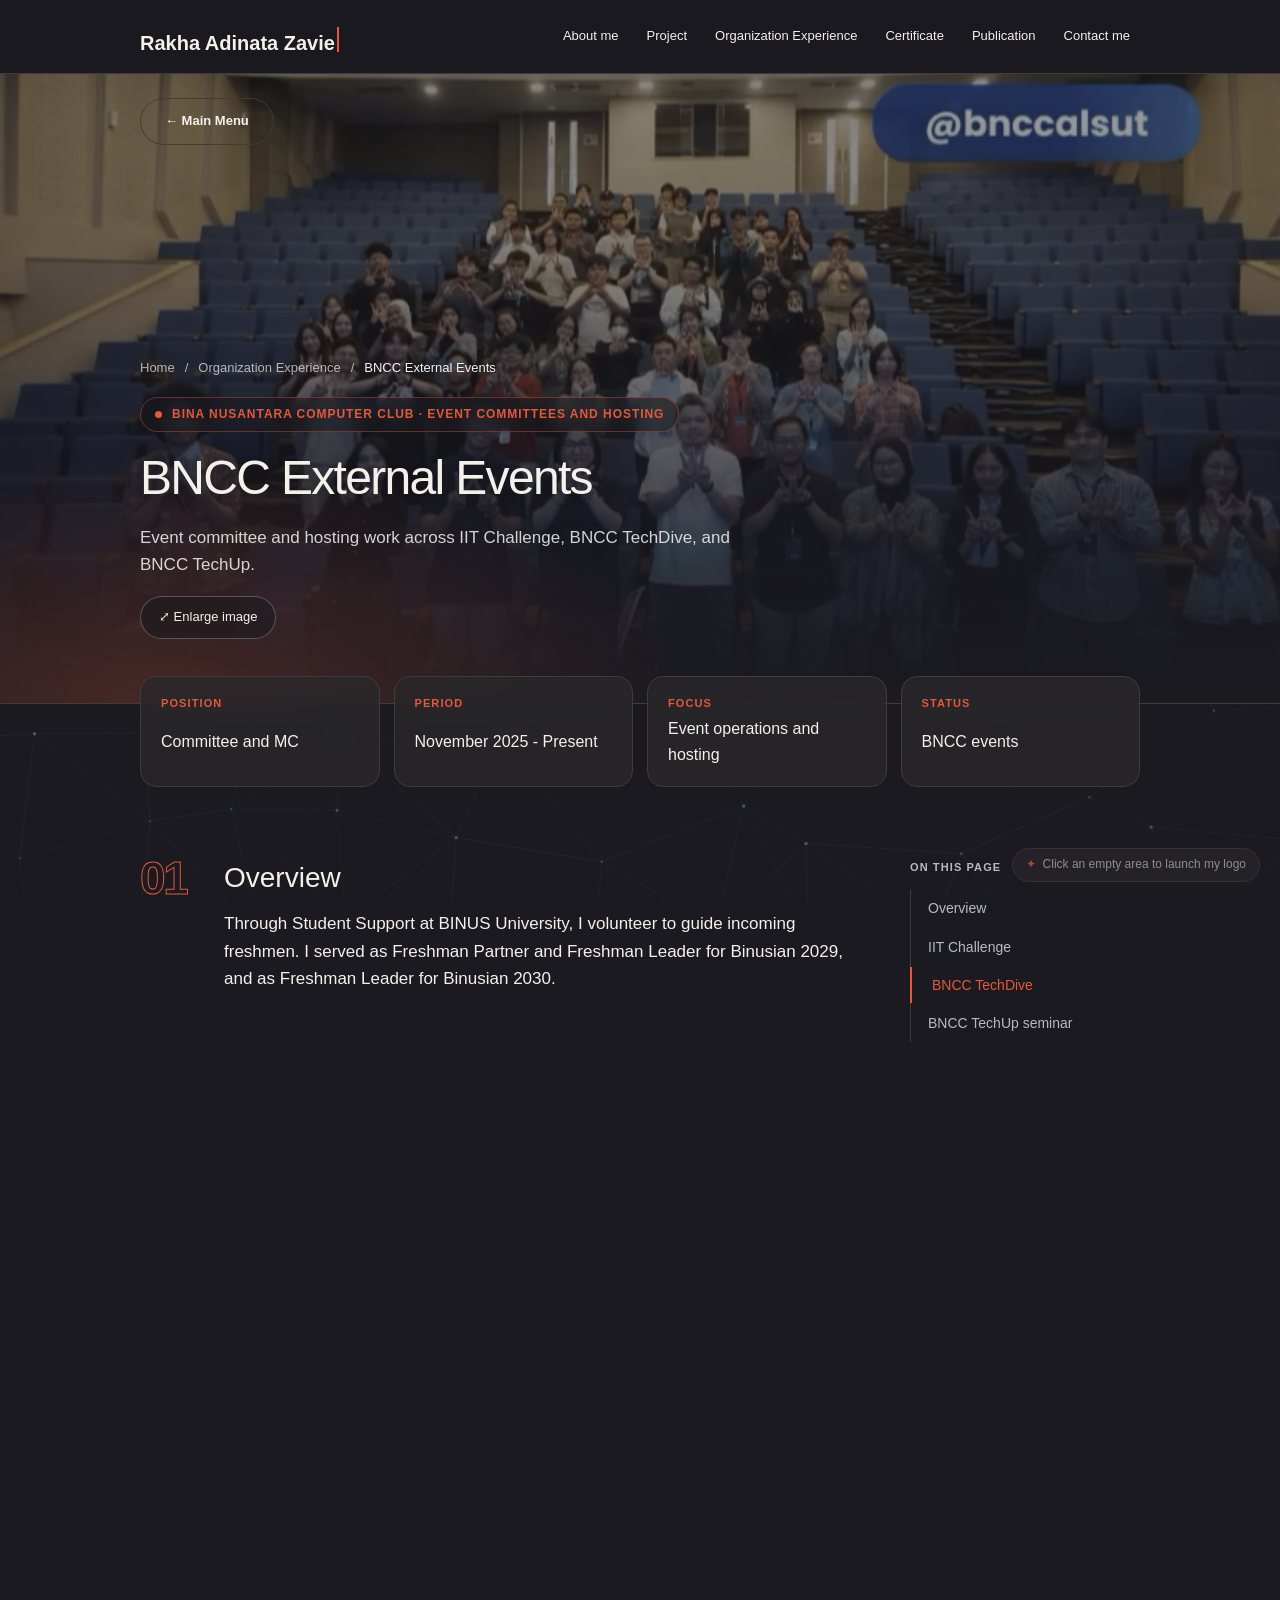
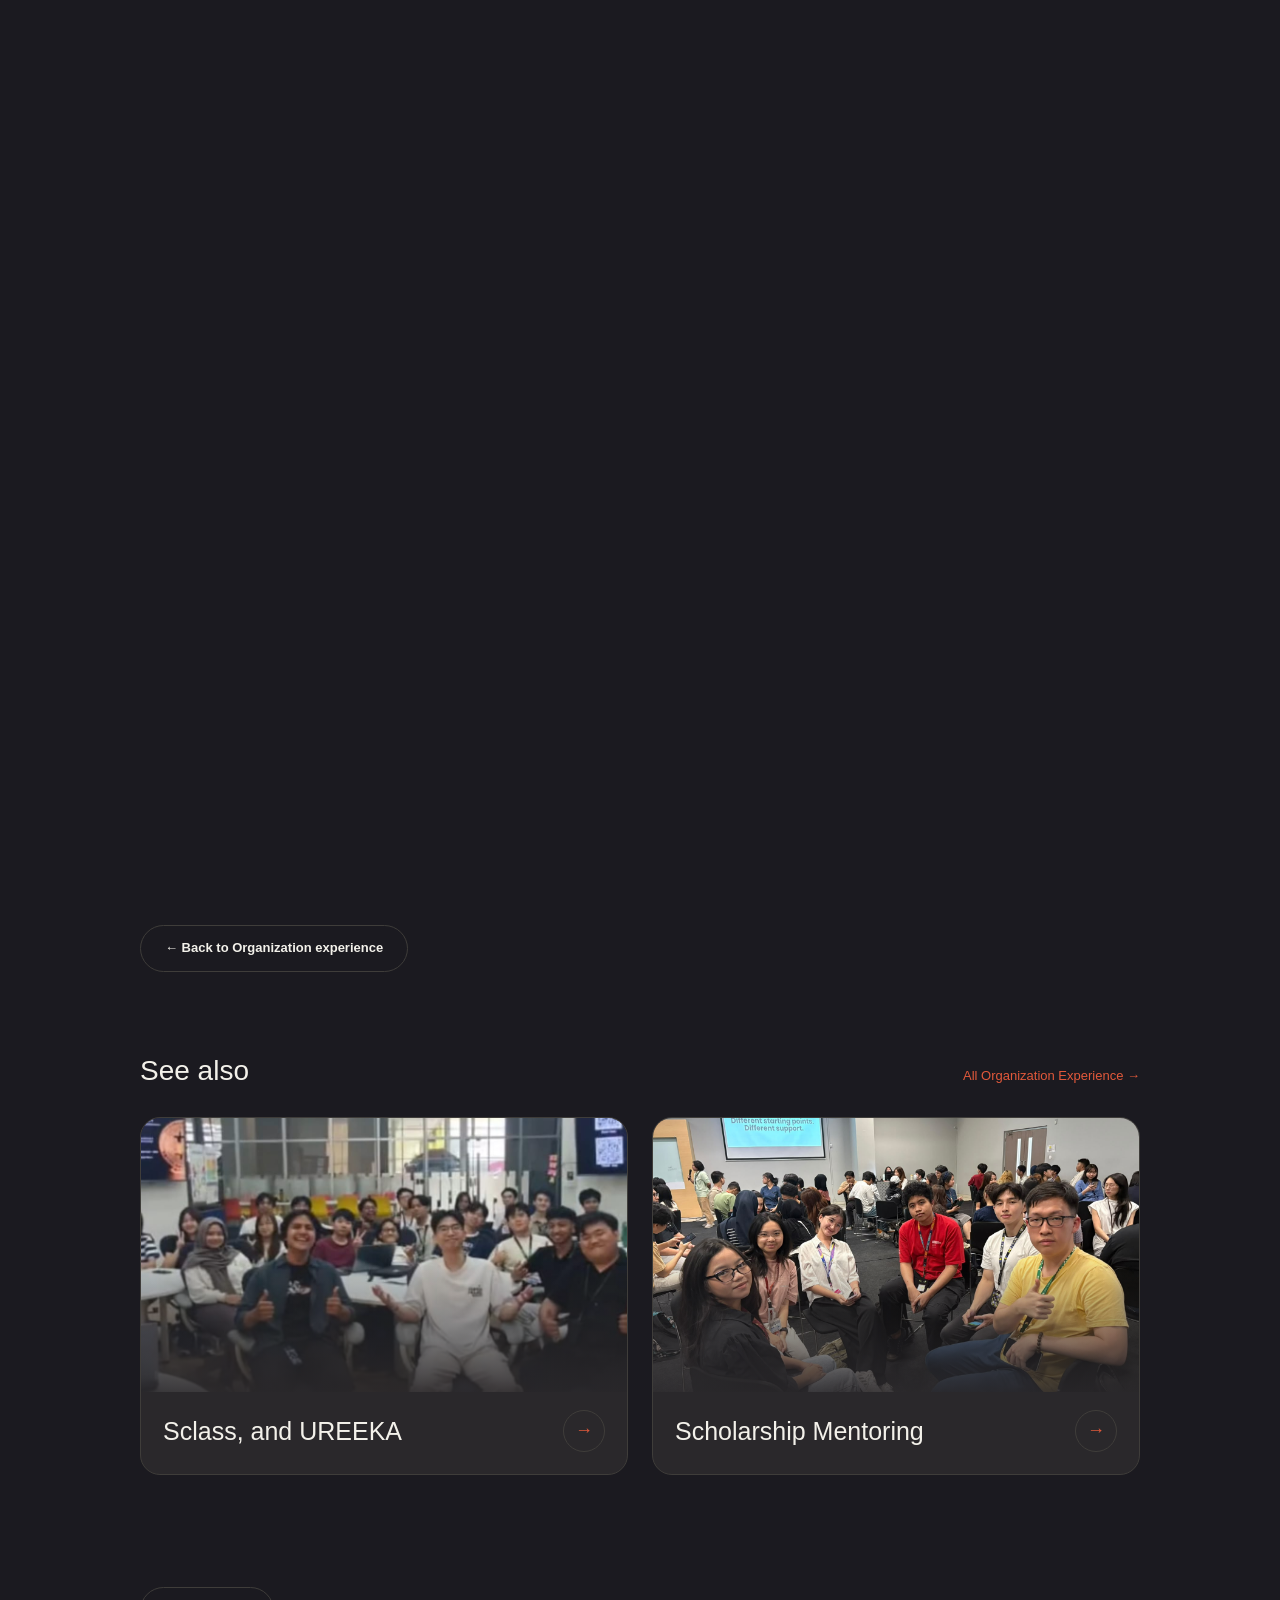
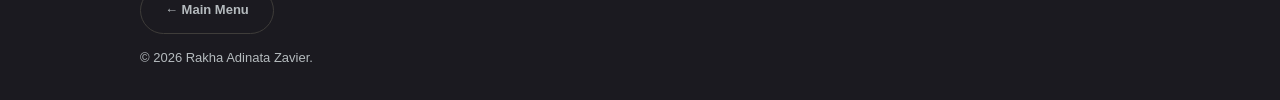
<file: organization/Events.html>
<!doctype html>
<html lang="en">
  <head>
    <meta charset="utf-8" />
    <meta name="viewport" content="width=device-width,initial-scale=1" />
    <meta
      name="description"
      content="Event committee and hosting work with BNCC, including IIT Challenge, BNCC TechDive, and BNCC TechUp."
    />
    <meta name="theme-color" content="#1b1a20" />
    <link rel="icon" type="image/png" href="../assets/favicon.png" sizes="512x512" />
    <title>BNCC External Event</title>
    <link rel="stylesheet" href="../css/organization/Events.css" />
    <link rel="stylesheet" href="../css/grid-bg.css" />
    <link rel="stylesheet" href="../css/detail.css" />
    <link rel="stylesheet" href="../css/brand-typing.css" />
    <script src="../js/organization/Events.js" defer></script>
    <script src="../js/detail.js" defer></script>
    <script src="../js/brand-typing.js" defer></script>
      <link rel="stylesheet" href="../css/logo-poof.css" />
    <script src="../js/logo-poof.js" defer></script>
      <script src="../js/neural-bg.js" defer></script>
  </head>
  <body>
    <header class="site-header">
      <nav class="nav container" aria-label="Main navigation">
        <a class="brand" href="../index.html">Rakha Adinata Zavier Portfolio</a>
        <div class="nav-links">
          <a href="../index.html#about">About me</a><a href="../index.html#project">Project</a
          ><a href="../index.html#organization">Organization Experience</a
          ><a href="../index.html#certificate">Certificate</a
          ><a href="../index.html#publication">Publication</a
          ><a href="../index.html#contact">Contact me</a>
        </div>
      </nav>
    </header>
    <main class="dt">
      <div class="dt-progress" aria-hidden="true"><span></span></div>

      <section class="dt-hero">
        <div class="container main-menu-top">
          <a class="button main-menu-button" href="../index.html">← Main Menu</a>
        </div>

        <div class="dt-hero-media">
          <img
            class="dt-cover"
            src="../assets/Event.png"
            alt="BNCC event attendees gathered in a university auditorium"
            width="1400"
            height="933"
          />
        </div>
        <div class="dt-hero-inner container">
          <nav class="dt-crumbs" aria-label="Breadcrumb">
            <a href="../index.html">Home</a><span aria-hidden="true">/</span>
            <a href="../index.html#organization">Organization Experience</a
            ><span aria-hidden="true">/</span>
            <span aria-current="page">BNCC External Events</span>
          </nav>
          <span class="dt-chip">Bina Nusantara Computer Club · Event committees and hosting</span>
          <h1>BNCC External Events</h1>
          <p class="dt-lead">
            Event committee and hosting work across IIT Challenge, BNCC TechDive, and BNCC TechUp.
          </p>
          <button class="dt-zoom" type="button">⤢ Enlarge image</button>
        </div>
      </section>

      <section class="dt-meta container" aria-label="Summary">
        <div class="dt-meta-grid">
          <div class="dt-meta-card">
            <span class="dt-meta-label">Position</span>
            <span class="dt-meta-value">Committee and MC</span>
          </div>
          <div class="dt-meta-card">
            <span class="dt-meta-label">Period</span>
            <span class="dt-meta-value">November 2025 - Present</span>
          </div>
          <div class="dt-meta-card">
            <span class="dt-meta-label">Focus</span>
            <span class="dt-meta-value">Event operations and hosting</span>
          </div>
          <div class="dt-meta-card">
            <span class="dt-meta-label">Status</span>
            <span class="dt-meta-value">BNCC events</span>
          </div>
        </div>
      </section>

      <div class="dt-layout container">
        <article class="dt-article">
          <section class="dt-sec reveal" id="bagian-1">
            <span aria-hidden="true" class="dt-num">01</span>
            <h2>Overview</h2>
            <p>
              Through Student Support at BINUS University, I volunteer to guide incoming freshmen. 
              I served as Freshman Partner and Freshman Leader for Binusian 2029, and as Freshman 
              Leader for Binusian 2030.
            </p>
          </section>
          <section class="dt-sec dt-cards reveal" id="bagian-2">
            <span aria-hidden="true" class="dt-num">02</span>
            <div class="dt-event-heading">
              <h2>IIT Challenge</h2>
              <p class="dt-role">
                TFISC x BNCC x IIT · Registration and refreshments · June 2026 – Present
              </p>
            </div>
            <ul class="dt-points">
              <li>
                <strong>Vendors and purchasing</strong
                ><span
                  >Compiling a list of vendors for event refreshments and name tags, and managing
                  the purchases.</span
                >
              </li>
              <li>
                <strong>Registration and onboarding</strong
                ><span
                  >Creating registration forms, managing participant data, and onboarding
                  participants into the WhatsApp group.</span
                >
              </li>
              <li>
                <strong>Content and engagement</strong
                ><span>Creating and publishing content to drive participant engagement.</span>
              </li>
              <li>
                <strong>Cross-division collaboration</strong
                ><span
                  >Working with other divisions to create event experiences aligned with the
                  theme.</span
                >
              </li>
            </ul>
          </section>
          <section class="dt-sec dt-cards reveal" id="bagian-3">
            <span aria-hidden="true" class="dt-num">03</span>
            <div class="dt-event-heading">
              <h2>BNCC TechDive</h2>
              <p class="dt-role">Publication and Registrations · November 2025</p>
            </div>
            <ul class="dt-points">
              <li>
                <strong>Publication and content</strong
                ><span
                  >Brainstorming ideas with a team, then creating Reels content and captions for
                  Instagram posts.</span
                >
              </li>
              <li>
                <strong>Registration</strong
                ><span
                  >Managing and recording participant registrations before they entered the offline
                  seminar venue.</span
                >
              </li>
            </ul>
          </section>
          <section class="dt-sec reveal" id="bagian-4">
            <span aria-hidden="true" class="dt-num">04</span>
            <h2>BNCC TechUp seminar</h2>
            <p class="dt-role">MC · May 2026</p>
            <p>
              I led and guided the seminar from opening to closing and interacted with the audience,
              both offline and online.
            </p>
          </section>
          <a class="button dt-back" href="../index.html#organization"
            >← Back to Organization experience</a
          >
        </article>
        <aside class="dt-aside">
          <nav aria-label="On this page" class="dt-toc">
            <p class="dt-toc-title">On this page</p>
            <ol>
              <li><a href="#bagian-1">Overview</a></li>
              <li><a href="#bagian-2">IIT Challenge</a></li>
              <li><a href="#bagian-3">BNCC TechDive</a></li>
              <li><a href="#bagian-4">BNCC TechUp seminar</a></li>
            </ol>
          </nav>
        </aside>
      </div>

      <section class="dt-related container" aria-labelledby="lihat-juga">
        <div class="dt-related-head">
          <h2 id="lihat-juga">See also</h2>
          <a href="../index.html#organization">All Organization Experience →</a>
        </div>
        <div class="dt-related-grid">
          <a class="dt-related-card" href="../organization/Sclass.html">
            <div class="dt-related-thumb">
              <img
                src="../assets/Sclass.jpeg"
                alt=""
                loading="lazy"
                width="800"
                height="450"
              />
            </div>
            <div class="dt-related-body">
              <h3>Sclass, and UREEKA</h3>
              <span class="dt-arrow" aria-hidden="true">→</span>
            </div>
          </a>
          <a class="dt-related-card" href="../organization/Mentor.html">
            <div class="dt-related-thumb">
              <img
                src="/assets/Mentor.jpeg"
                alt=""
                loading="lazy"
                width="800"
                height="450"
              />
            </div>
            <div class="dt-related-body">
              <h3>Scholarship Mentoring</h3>
              <span class="dt-arrow" aria-hidden="true">→</span>
            </div>
          </a>
        </div>
      </section>

      <dialog class="dt-lightbox" aria-label="Enlarged image">
        <button class="dt-lightbox-close" type="button">Tutup ✕</button>
        <img
          src="../assets/Event.png"
          alt="BNCC event attendees gathered in a university auditorium"
        />
      </dialog>
    </main>
    <footer class="container footer">
            <a class="button dt-back main-menu-button" href="../index.html">← Main Menu</a><br />
      © 2026 Rakha Adinata Zavier.
    </footer>
  </body>
</html>
</file>
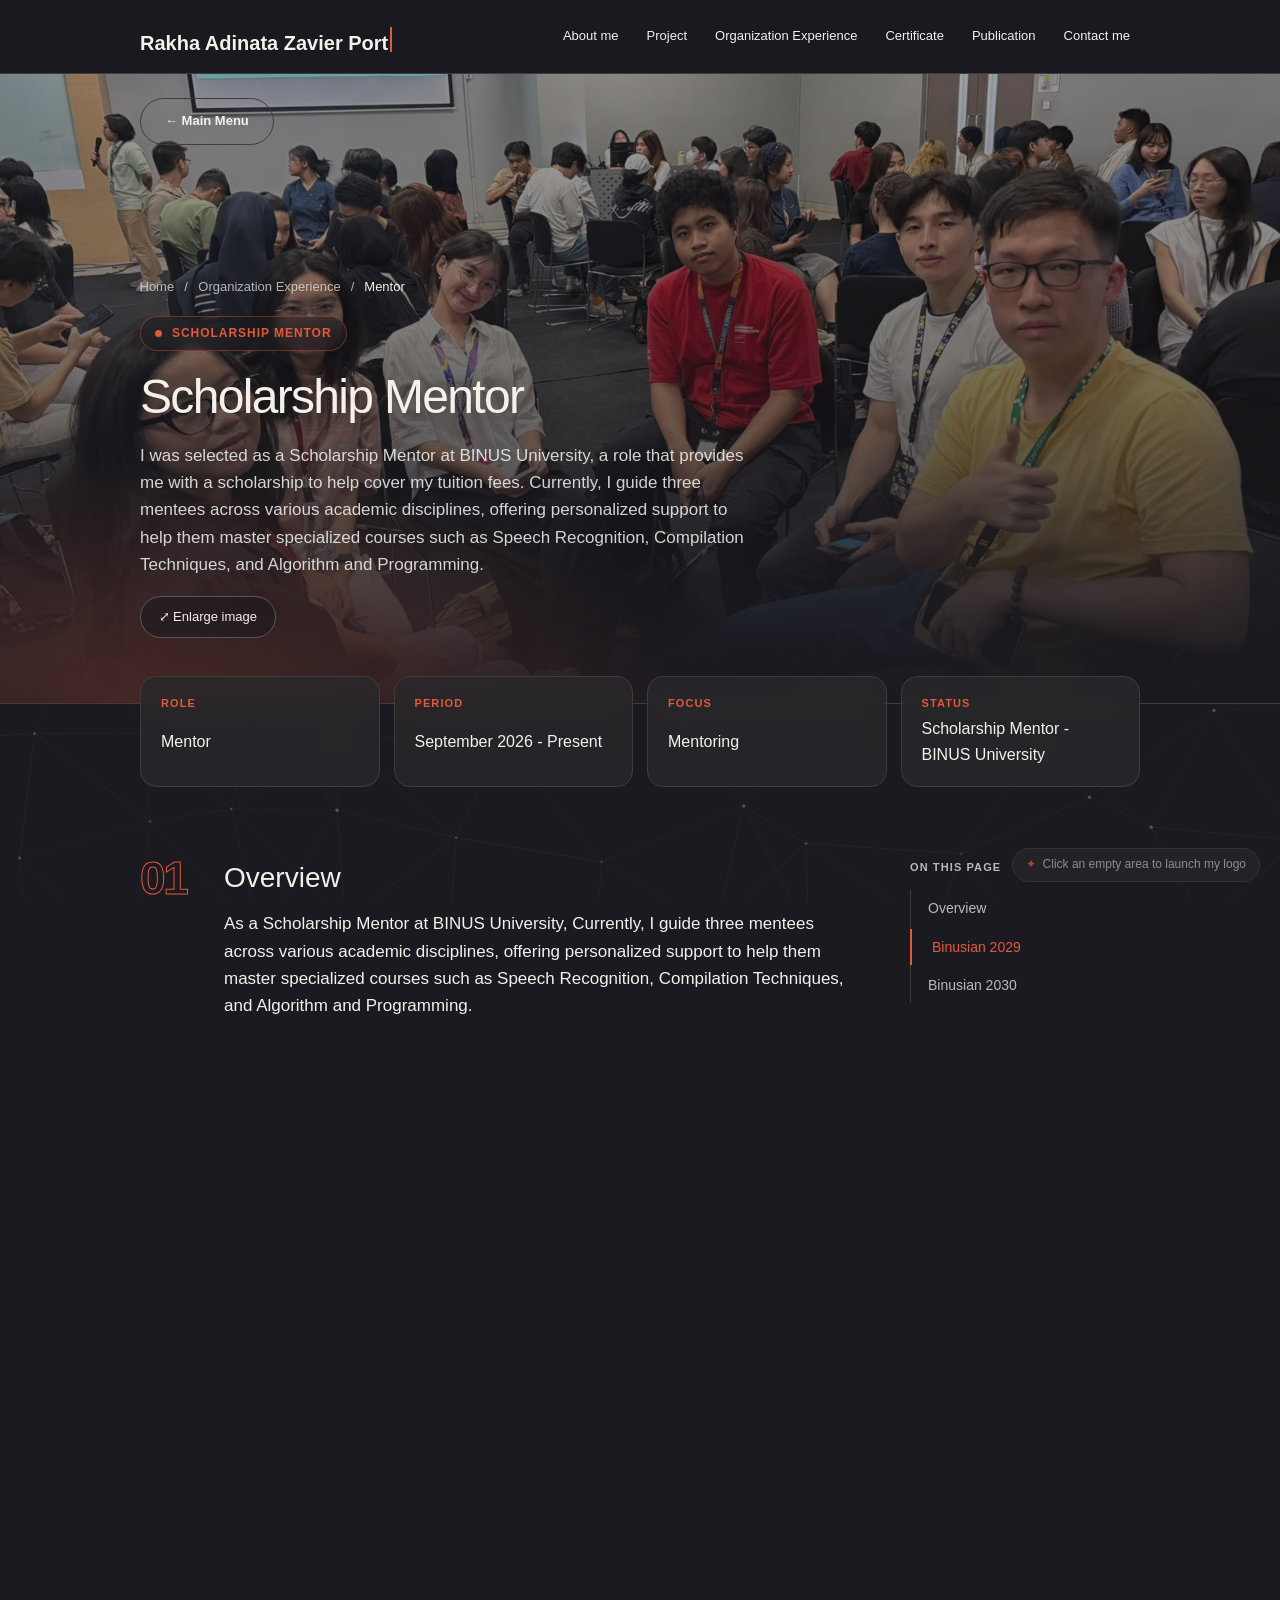
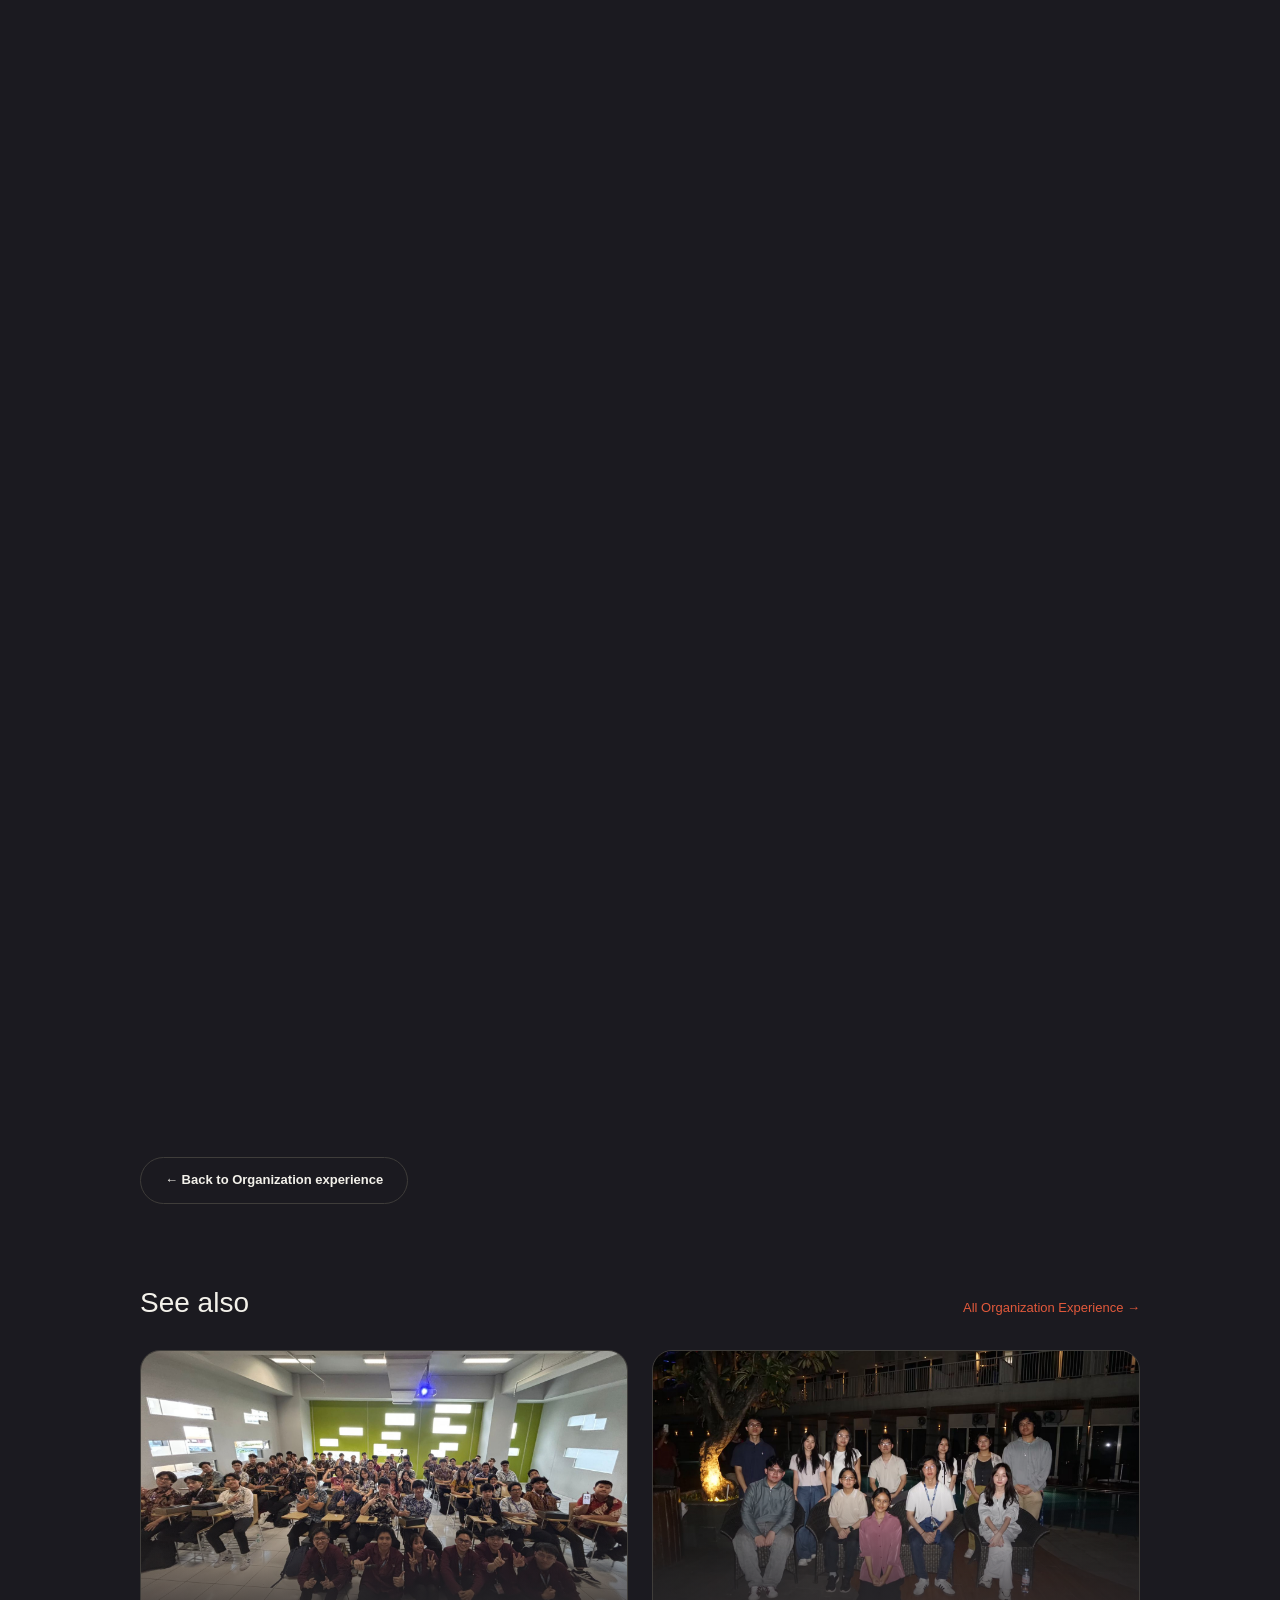
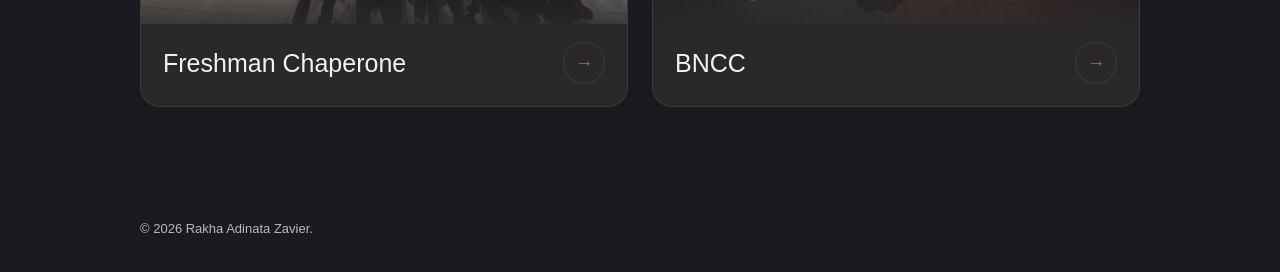
<file: organization/Mentor.html>
<!doctype html>
<html lang="en">
  <head>
    <meta charset="utf-8" />
    <meta name="viewport" content="width=device-width,initial-scale=1" />
    <meta
      name="description"
      content="Event committee and hosting work with BNCC, including IIT Challenge, BNCC TechDive, and BNCC TechUp."
    />
    <meta name="theme-color" content="#1b1a20" />
    <link rel="icon" type="image/png" href="../assets/favicon.png" sizes="512x512" />
    <title>Scholarship Mentor</title>
    <link rel="stylesheet" href="../css/organization/Sclass.css" />
    <link rel="stylesheet" href="../css/grid-bg.css" />
    <link rel="stylesheet" href="../css/detail.css" />
    <link rel="stylesheet" href="../css/brand-typing.css" />
    <script src="../js/organization/Sclass.js" defer></script>
    <script src="../js/detail.js" defer></script>
    <script src="../js/brand-typing.js" defer></script>
      <link rel="stylesheet" href="../css/logo-poof.css" />
    <script src="../js/logo-poof.js" defer></script>
      <script src="../js/neural-bg.js" defer></script>
  </head>
  <body>
    <header class="site-header">
      <nav class="nav container" aria-label="Main navigation">
        <a class="brand" href="../index.html">Rakha Adinata Zavier Portfolio</a>
        <div class="nav-links">
          <a href="../index.html#about">About me</a><a href="../index.html#project">Project</a
          ><a href="../index.html#organization">Organization Experience</a
          ><a href="../index.html#certificate">Certificate</a
          ><a href="../index.html#publication">Publication</a
          ><a href="../index.html#contact">Contact me</a>
        </div>
      </nav>
    </header>
    <main class="dt">
      <div class="dt-progress" aria-hidden="true"><span></span></div>

      <section class="dt-hero">
        <div class="container main-menu-top">
          <a class="button main-menu-button" href="../index.html">← Main Menu</a>
        </div>

        <div class="dt-hero-media">
          <img
            class="dt-cover"
            src="../assets/Mentor.jpeg"
            alt="Students taking part in a scholarship mentoring session"
            width="1400"
            height="933"
          />
        </div>
        <div class="dt-hero-inner container">
          <nav class="dt-crumbs" aria-label="Breadcrumb">
            <a href="../index.html">Home</a><span aria-hidden="true">/</span>
            <a href="../index.html#organization">Organization Experience</a
            ><span aria-hidden="true">/</span>
            <span aria-current="page">Mentor</span>
          </nav>
          <span class="dt-chip">Scholarship Mentor</span>
          <h1>Scholarship Mentor</h1>
          <p class="dt-lead">
           I was selected as a Scholarship Mentor at BINUS University, a role that provides me with a scholarship to help cover my tuition fees. Currently, I guide three mentees across various academic disciplines, offering personalized support to help them master specialized courses such as Speech Recognition, Compilation Techniques, and Algorithm and Programming.
          </p>
          <button class="dt-zoom" type="button">⤢ Enlarge image</button>
        </div>
      </section>

      <section class="dt-meta container" aria-label="Summary">
        <div class="dt-meta-grid">
          <div class="dt-meta-card">
            <span class="dt-meta-label">Role</span>
            <span class="dt-meta-value">Mentor</span>
          </div>
          <div class="dt-meta-card">
            <span class="dt-meta-label">Period</span>
            <span class="dt-meta-value">September 2026 - Present</span>
          </div>
          <div class="dt-meta-card">
            <span class="dt-meta-label">Focus</span>
            <span class="dt-meta-value">Mentoring</span>
          </div>
          <div class="dt-meta-card">
            <span class="dt-meta-label">Status</span>
            <span class="dt-meta-value">Scholarship Mentor - BINUS University</span>
          </div>
        </div>
      </section>

      <div class="dt-layout container">
        <article class="dt-article">
          <section class="dt-sec reveal" id="bagian-1">
            <span aria-hidden="true" class="dt-num">01</span>
            <h2>Overview</h2>
            <p>
              As a Scholarship Mentor at BINUS University, Currently, I guide three mentees across various academic disciplines, offering personalized support to help them master specialized courses such as Speech Recognition, Compilation Techniques, and Algorithm and Programming.
            </p>
          </section>
          <section class="dt-sec dt-cards reveal chaperone-experience" id="bagian-2">
            <span aria-hidden="true" class="dt-num">02</span>
            <div class="dt-event-heading">
              <h2>About Mentoring</h2>
            </div>
            <ul class="dt-points">
              <li>
                <strong>What Courses that I teaching</strong
                ><span
                  >Data Structures, Database Technology, Deep Learning, Compilation Techniques, Network Security Fundamental, Speech Recognition, Operating System, Algorithm and Programming, Algorithm Design and Analysis, and Computational Physics</span
                >
              </li>
              <li>
                <strong>What i do</strong
                ><span
                  >As a mentor, I ensure that I thoroughly review the course materials before each session so I can effectively guide my mentees through complex topics. During our meetings, I focus on clarifying concepts they find difficult to grasp. However, my role goes beyond traditional tutoring; I act as a peer learning partner. I actively listen to their academic struggles, provide motivation, and share practical tips and customized study notes to help them navigate their coursework and overcome challenges.</span
                >
              </li>
              <li>
                <strong>Challenges</strong
                ><span
                  >During my mentorship, I encountered several challenges that tested my adaptability and communication skills. Because I tutored courses I had taken a while ago, I frequently had to rapidly recall and relearn past material to provide accurate guidance. Additionally, I faced interpersonal hurdles, such as mentees lacking motivation or being completely unresponsive when trying to schedule our initial sessions. Navigating these situations taught me how to be proactive and empathetic in managing student engagement.</span
                >
              </li>
              <li>
                <strong>Solutions</strong
                ><span
                  >To overcome these challenges, I took a proactive approach. I began reviewing and relearning the older course materials well in advance, giving me ample time to fully recall and grasp the concepts before teaching them. To tackle the lack of motivation, I made the sessions more engaging by connecting the academic material to the mentees' personal interests and real-world scenarios, making the learning process much more enjoyable. Finally, when dealing with unresponsive mentees, I took the initiative to reach out to them in person. This offline approach allowed me to understand their situations better, establish direct communication, and successfully initiate our mentoring journey.</span
                >
              </li>
            </ul>
          </section>
          <section class="dt-sec reveal" id="bagian-1">
            <span aria-hidden="true" class="dt-num">03</span>
            <h2>What i learns</h2>
            <p>
              This experience taught me a great deal about effective teaching and the discipline required to continuously relearn and reinforce my own knowledge. I developed strong interpersonal skills by learning how to approach new people, build rapport, and motivate mentees to actively participate in the sessions. Additionally, this role significantly honed my problem-solving abilities, teaching me how to navigate and resolve unexpected situations quickly and accurately.
            </p>
          </section>
          <a class="button dt-back" href="../index.html#organization"
            >← Back to Organization experience</a
          >
        </article>
        <aside class="dt-aside">
          <nav aria-label="On this page" class="dt-toc">
            <p class="dt-toc-title">On this page</p>
            <ol>
              <li><a href="#bagian-1">Overview</a></li>
              <li><a href="#bagian-2">Binusian 2029</a></li>
              <li><a href="#bagian-3">Binusian 2030</a></li>
            </ol>
          </nav>
        </aside>
      </div>

      <section class="dt-related container" aria-labelledby="lihat-juga">
        <div class="dt-related-head">
          <h2 id="lihat-juga">See also</h2>
          <a href="../index.html#organization">All Organization Experience →</a>
        </div>
        <div class="dt-related-grid">
          
          <a class="dt-related-card" href="../organization/Chaperone.html">
            <div class="dt-related-thumb">
              <img
                src="../assets/Freshman_Chaperone.jpeg"
                alt=""
                loading="lazy"
                width="800"
                height="450"
              />
            </div>
            <div class="dt-related-body">
              <h3>Freshman Chaperone</h3>
              <span class="dt-arrow" aria-hidden="true">→</span>
            </div>
          </a>
          <a class="dt-related-card" href="./BNCC.html">
            <div class="dt-related-thumb">
              <img
                src="../assets/BNCC.jpg"
                alt=""
                loading="lazy"
                width="800"
                height="450"
              />
            </div>
            <div class="dt-related-body">
              <h3>BNCC</h3>
              <span class="dt-arrow" aria-hidden="true">→</span>
            </div>
          </a>
        </div>
      </section>

      <dialog class="dt-lightbox" aria-label="Enlarged image">
        <button class="dt-lightbox-close" type="button">Tutup ✕</button>
        <img
          src="../assets/Mentor.jpeg"
          alt="Students taking part in a scholarship mentoring session"
        />
      </dialog>
    </main>
    <footer class="container footer">
      © 2026 Rakha Adinata Zavier.
    </footer>
  </body>
</html>
</file>
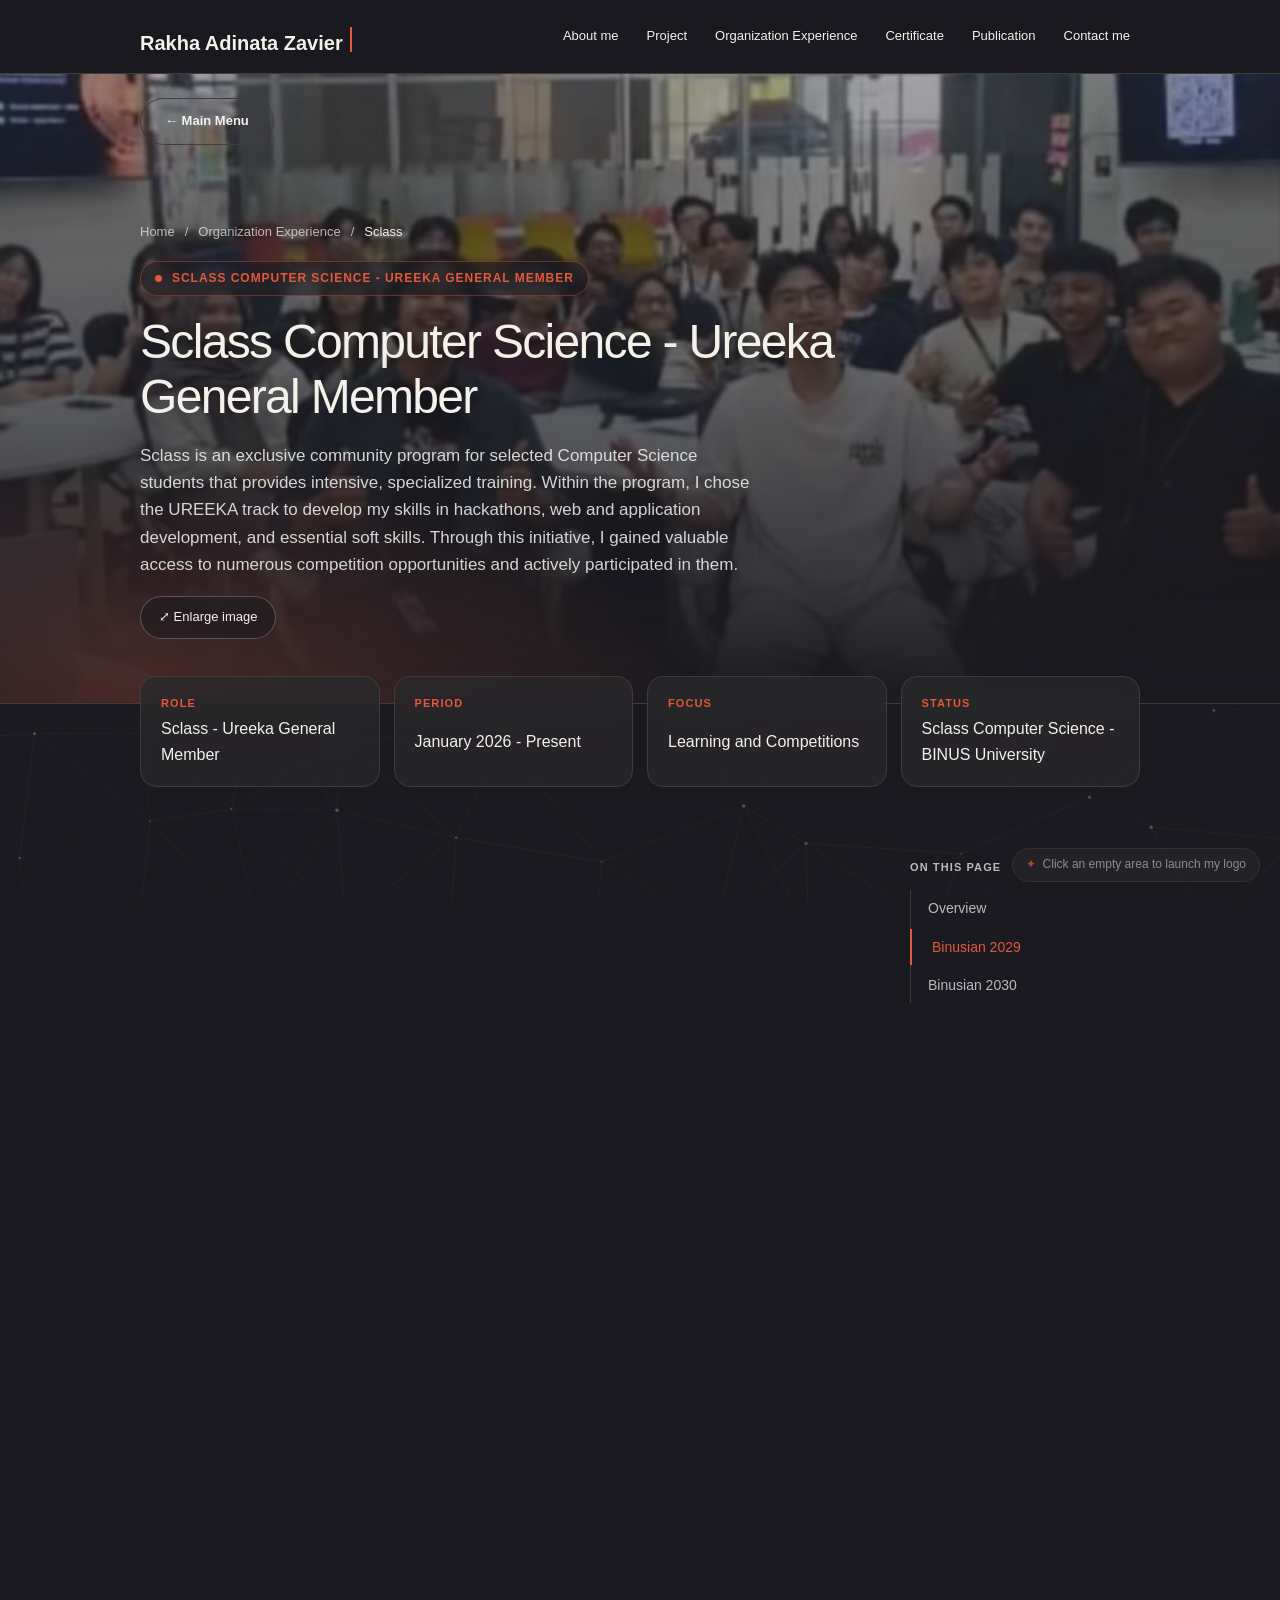
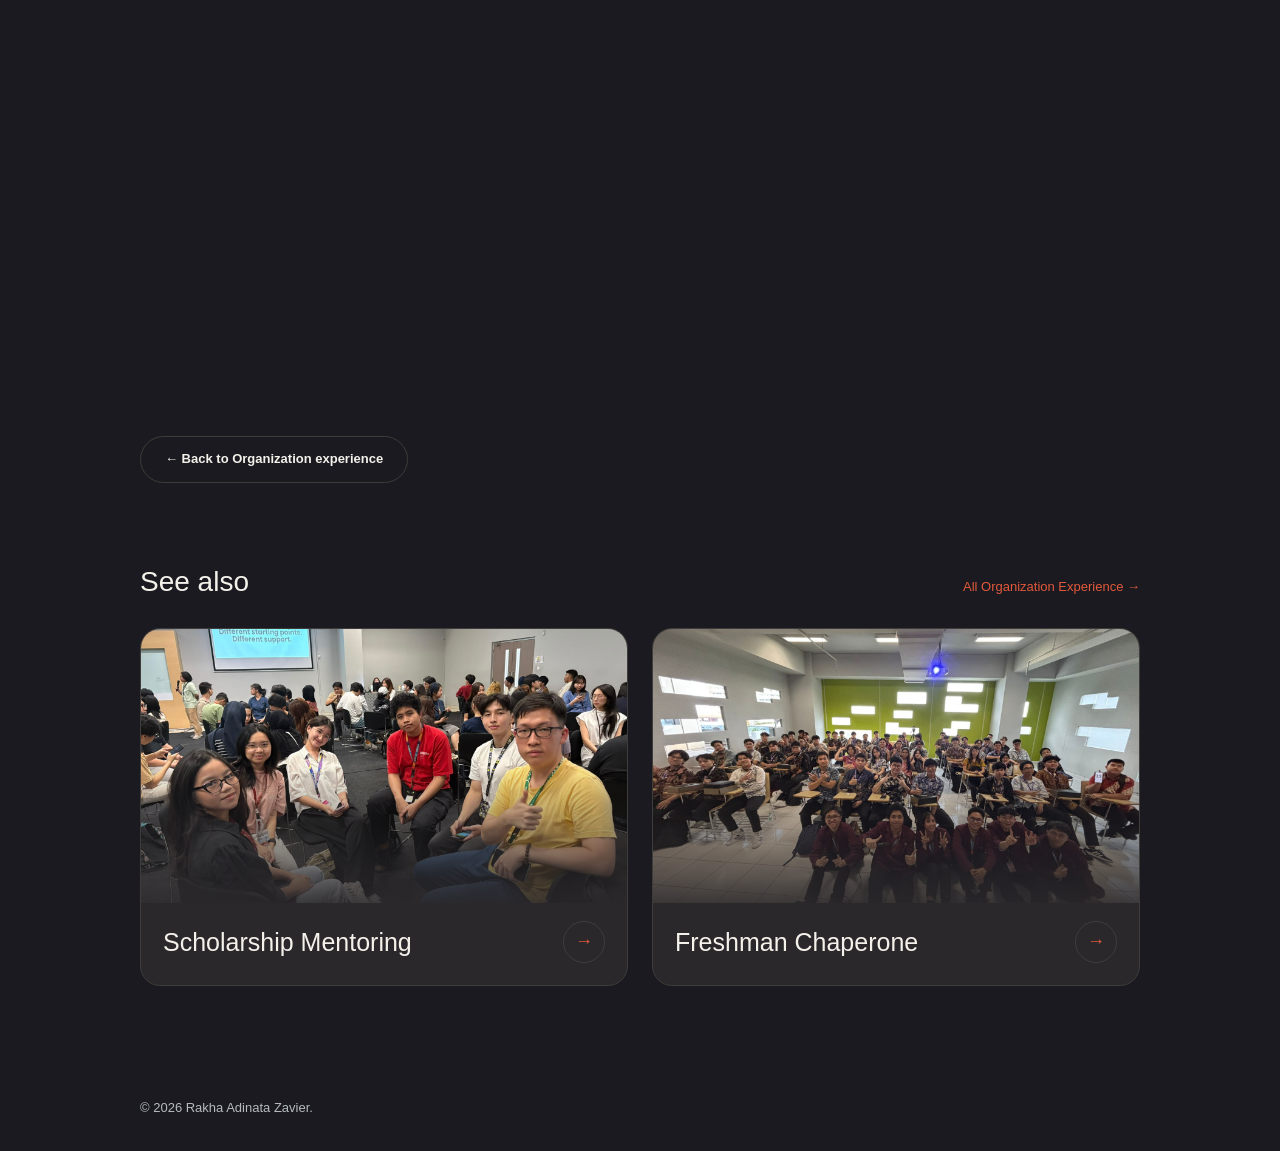
<file: organization/Sclass.html>
<!doctype html>
<html lang="en">
  <head>
    <meta charset="utf-8" />
    <meta name="viewport" content="width=device-width,initial-scale=1" />
    <meta
      name="description"
      content="Event committee and hosting work with BNCC, including IIT Challenge, BNCC TechDive, and BNCC TechUp."
    />
    <meta name="theme-color" content="#1b1a20" />
    <link rel="icon" type="image/png" href="../assets/favicon.png" sizes="512x512" />
    <title>Sclass - Ureeka</title>
    <link rel="stylesheet" href="../css/organization/Sclass.css" />
    <link rel="stylesheet" href="../css/grid-bg.css" />
    <link rel="stylesheet" href="../css/detail.css" />
    <link rel="stylesheet" href="../css/brand-typing.css" />
    <script src="../js/organization/Sclass.js" defer></script>
    <script src="../js/detail.js" defer></script>
    <script src="../js/brand-typing.js" defer></script>
      <link rel="stylesheet" href="../css/logo-poof.css" />
    <script src="../js/logo-poof.js" defer></script>
      <script src="../js/neural-bg.js" defer></script>
  </head>
  <body>
    <header class="site-header">
      <nav class="nav container" aria-label="Main navigation">
        <a class="brand" href="../index.html">Rakha Adinata Zavier Portfolio</a>
        <div class="nav-links">
          <a href="../index.html#about">About me</a><a href="../index.html#project">Project</a
          ><a href="../index.html#organization">Organization Experience</a
          ><a href="../index.html#certificate">Certificate</a
          ><a href="../index.html#publication">Publication</a
          ><a href="../index.html#contact">Contact me</a>
        </div>
      </nav>
    </header>
    <main class="dt">
      <div class="dt-progress" aria-hidden="true"><span></span></div>

      <section class="dt-hero">
        <div class="container main-menu-top">
          <a class="button main-menu-button" href="../index.html">← Main Menu</a>
        </div>

        <div class="dt-hero-media">
          <img
            class="dt-cover"
            src="../assets/Sclass.jpeg"
            alt="Sclass Computer Science students working together in a classroom"
            width="1400"
            height="933"
          />
        </div>
        <div class="dt-hero-inner container">
          <nav class="dt-crumbs" aria-label="Breadcrumb">
            <a href="../index.html">Home</a><span aria-hidden="true">/</span>
            <a href="../index.html#organization">Organization Experience</a
            ><span aria-hidden="true">/</span>
            <span aria-current="page">Sclass</span>
          </nav>
          <span class="dt-chip">Sclass Computer Science - Ureeka General Member</span>
          <h1>Sclass Computer Science - Ureeka General Member</h1>
          <p class="dt-lead">
           Sclass is an exclusive community program for selected Computer Science students that 
           provides intensive, specialized training. Within the program, I chose the UREEKA track to 
           develop my skills in hackathons, web and application development, and essential soft skills. 
           Through this initiative, I gained valuable access to numerous competition opportunities and 
           actively participated in them.
          </p>
          <button class="dt-zoom" type="button">⤢ Enlarge image</button>
        </div>
      </section>

      <section class="dt-meta container" aria-label="Summary">
        <div class="dt-meta-grid">
          <div class="dt-meta-card">
            <span class="dt-meta-label">Role</span>
            <span class="dt-meta-value">Sclass - Ureeka General Member</span>
          </div>
          <div class="dt-meta-card">
            <span class="dt-meta-label">Period</span>
            <span class="dt-meta-value">January 2026 - Present</span>
          </div>
          <div class="dt-meta-card">
            <span class="dt-meta-label">Focus</span>
            <span class="dt-meta-value">Learning and Competitions</span>
          </div>
          <div class="dt-meta-card">
            <span class="dt-meta-label">Status</span>
            <span class="dt-meta-value">Sclass Computer Science - BINUS University</span>
          </div>
        </div>
      </section>

      <div class="dt-layout container">
        <article class="dt-article">
          <section class="dt-sec reveal" id="bagian-1">
            <span aria-hidden="true" class="dt-num">01</span>
            <h2>Overview</h2>
            <p>
              Sclass is an exclusive community program for selected Computer Science students that provides intensive, 
              specialized training. Within the program, I chose the UREEKA track to develop my skills in hackathons, web 
              and application development, and essential soft skills. Through this initiative, I gained valuable access to 
              numerous competition opportunities and actively participated in them.
            </p>
          </section>
          <section class="dt-sec dt-cards reveal chaperone-experience" id="bagian-2">
            <span aria-hidden="true" class="dt-num">02</span>
            <div class="dt-event-heading">
              <h2>About Sclass and UREEKA</h2>
            </div>
            <ul class="dt-points">
              <li>
                <strong>Sclass</strong
                ><span
                  >Sclass is an exclusive community program for selected Computer Science students that provides intensive, 
                  specialized training for hard skills and soft skill, and also provide for the competitions other than training, like registration fee and transportations.</span
                >
              </li>
              <li>
                <strong>UREEKA</strong
                ><span
                  >Ureeka is a software development community that I joined as a General Member. Through this community, I gained hands-on experience in various technologies, ranging from web development to blockchain and beyond. This collaborative environment helped me build the technical skills needed to develop websites and applications, ultimately preparing me to compete in hackathons.</span
                >
              </li>
            </ul>
          </section>
          <section class="dt-sec reveal" id="bagian-1">
            <span aria-hidden="true" class="dt-num">03</span>
            <h2>What i learns</h2>
            <p>
              Through this experience, I learned a great deal about various topics ranging from web development and blockchain to mental health awareness. My involvement in Sclass and UREEKA also marked the beginning of my journey in hackathons and tech competitions. While I have yet to secure a victory, participating in these events has given me invaluable exposure to competitive environments, judging criteria, and hands-on problem-solving
            </p>
          </section>
          <a class="button dt-back" href="../index.html#organization"
            >← Back to Organization experience</a
          >
        </article>
        <aside class="dt-aside">
          <nav aria-label="On this page" class="dt-toc">
            <p class="dt-toc-title">On this page</p>
            <ol>
              <li><a href="#bagian-1">Overview</a></li>
              <li><a href="#bagian-2">Binusian 2029</a></li>
              <li><a href="#bagian-3">Binusian 2030</a></li>
            </ol>
          </nav>
        </aside>
      </div>

      <section class="dt-related container" aria-labelledby="lihat-juga">
        <div class="dt-related-head">
          <h2 id="lihat-juga">See also</h2>
          <a href="../index.html#organization">All Organization Experience →</a>
        </div>
        <div class="dt-related-grid">
          <a class="dt-related-card" href="./Mentor.html">
            <div class="dt-related-thumb">
              <img
                src="../assets/Mentor.jpeg"
                alt=""
                loading="lazy"
                width="800"
                height="450"
              />
            </div>
            <div class="dt-related-body">
              <h3>Scholarship Mentoring</h3>
              <span class="dt-arrow" aria-hidden="true">→</span>
            </div>
          </a>
          <a class="dt-related-card" href="../organization/Chaperone.html">
            <div class="dt-related-thumb">
              <img
                src="../assets/Freshman_Chaperone.jpeg"
                alt=""
                loading="lazy"
                width="800"
                height="450"
              />
            </div>
            <div class="dt-related-body">
              <h3>Freshman Chaperone</h3>
              <span class="dt-arrow" aria-hidden="true">→</span>
            </div>
          </a>
        </div>
      </section>

      <dialog class="dt-lightbox" aria-label="Enlarged image">
        <button class="dt-lightbox-close" type="button">Tutup ✕</button>
        <img
          src="../assets/Sclass.jpeg"
          alt="Sclass Computer Science students working together in a classroom"
        />
      </dialog>
    </main>
    <footer class="container footer">
      © 2026 Rakha Adinata Zavier.
    </footer>
  </body>
</html>
</file>
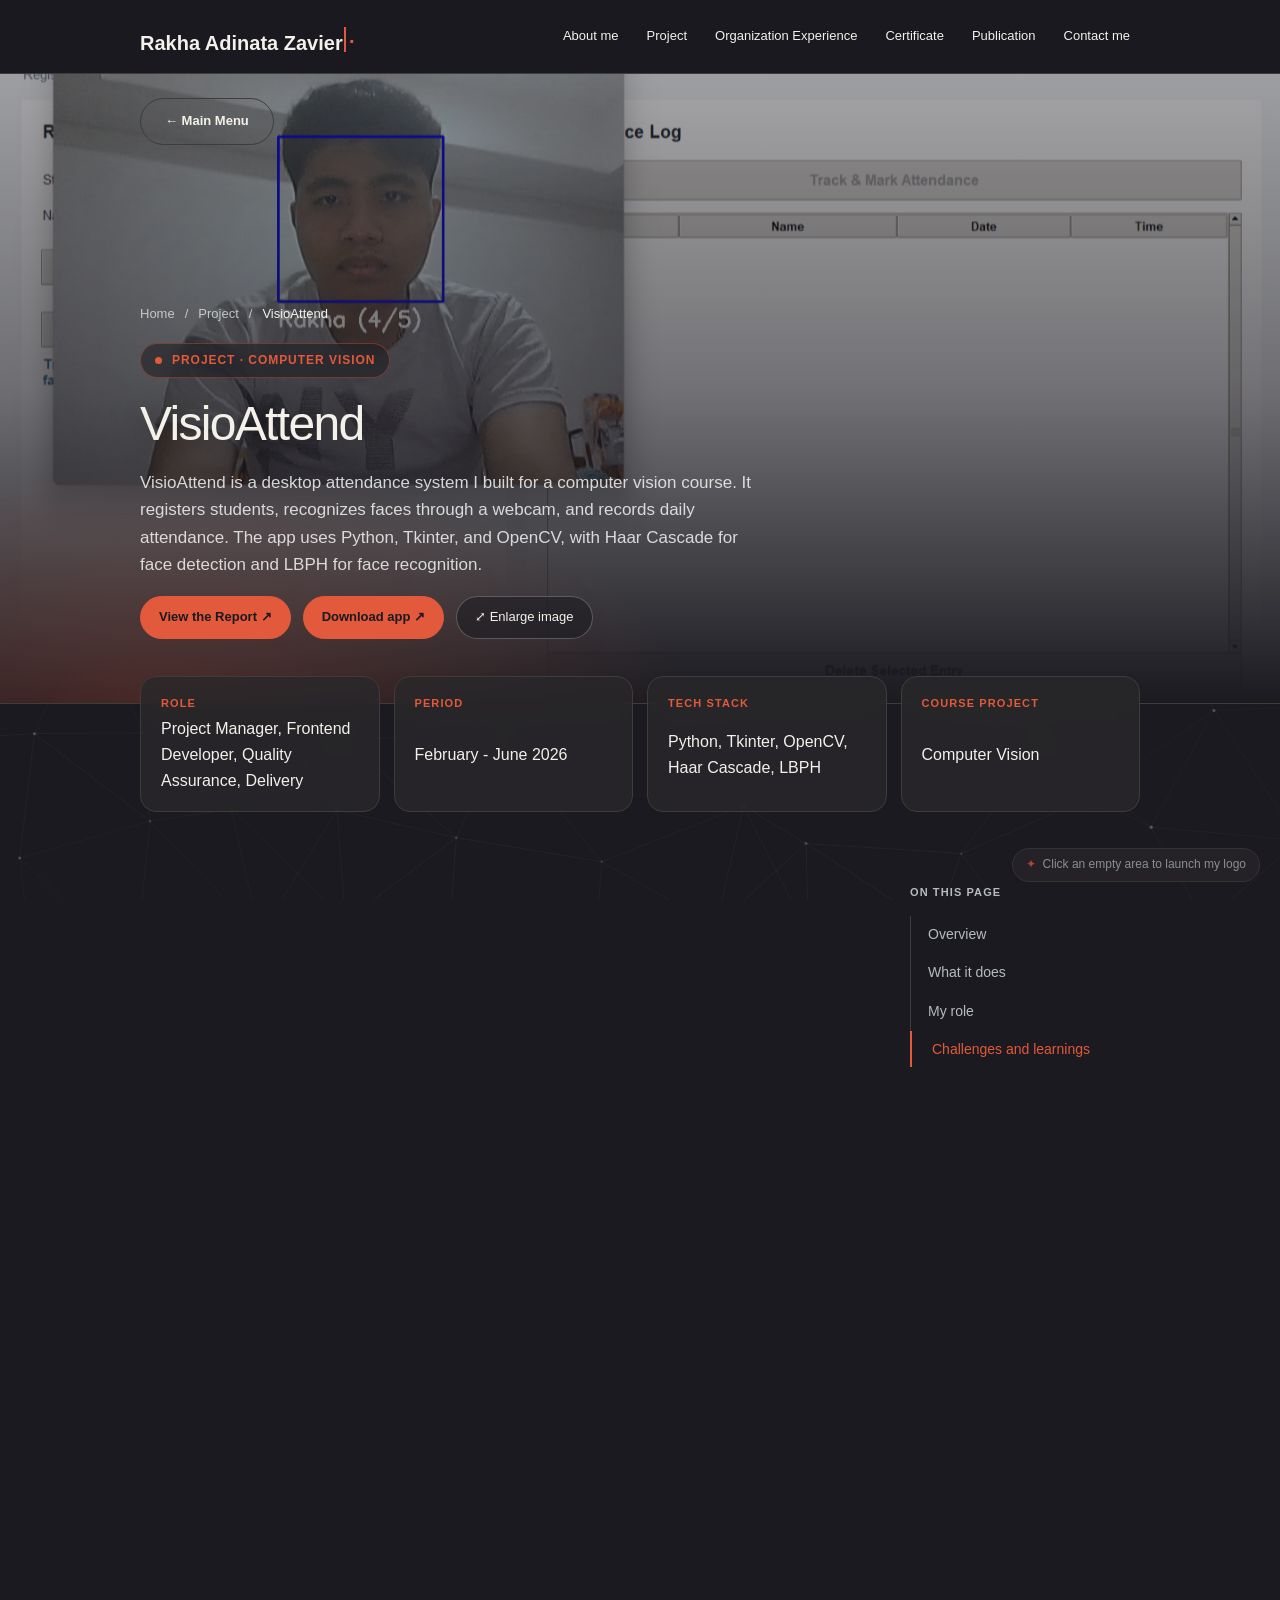
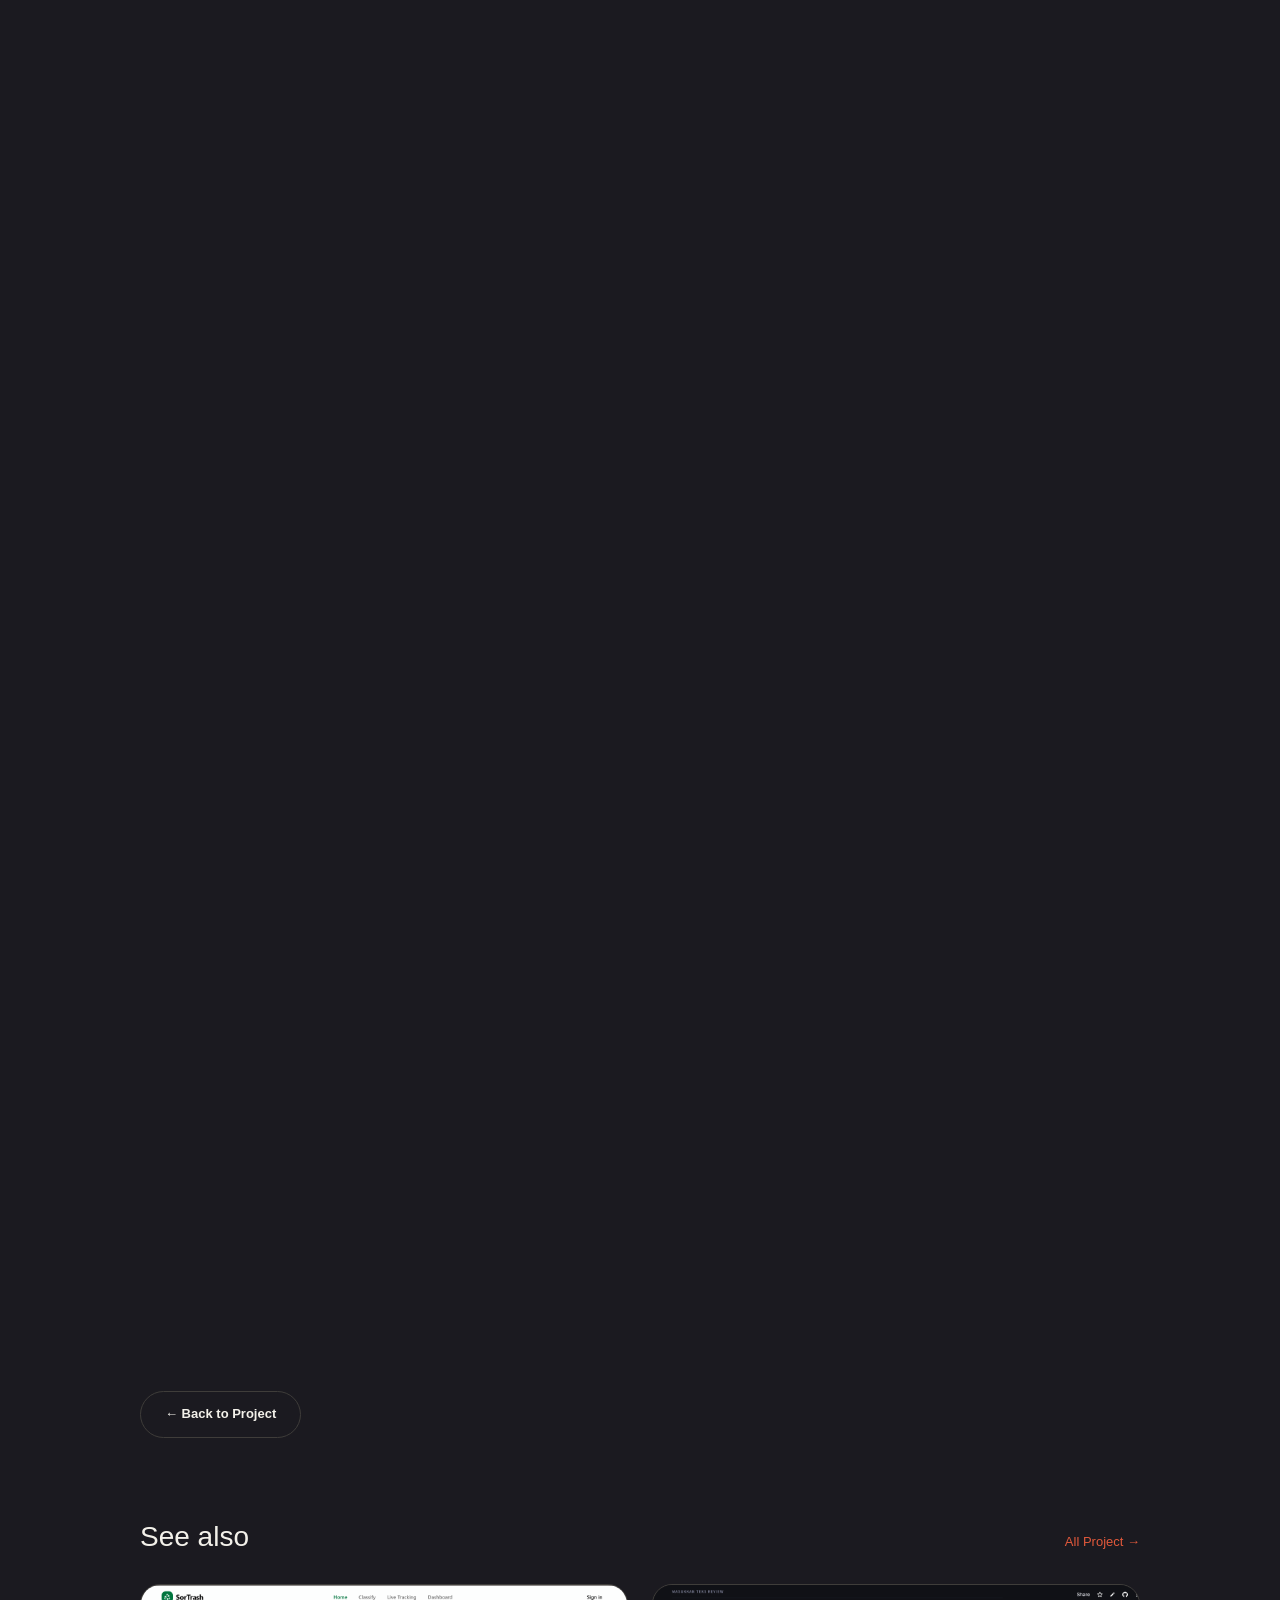
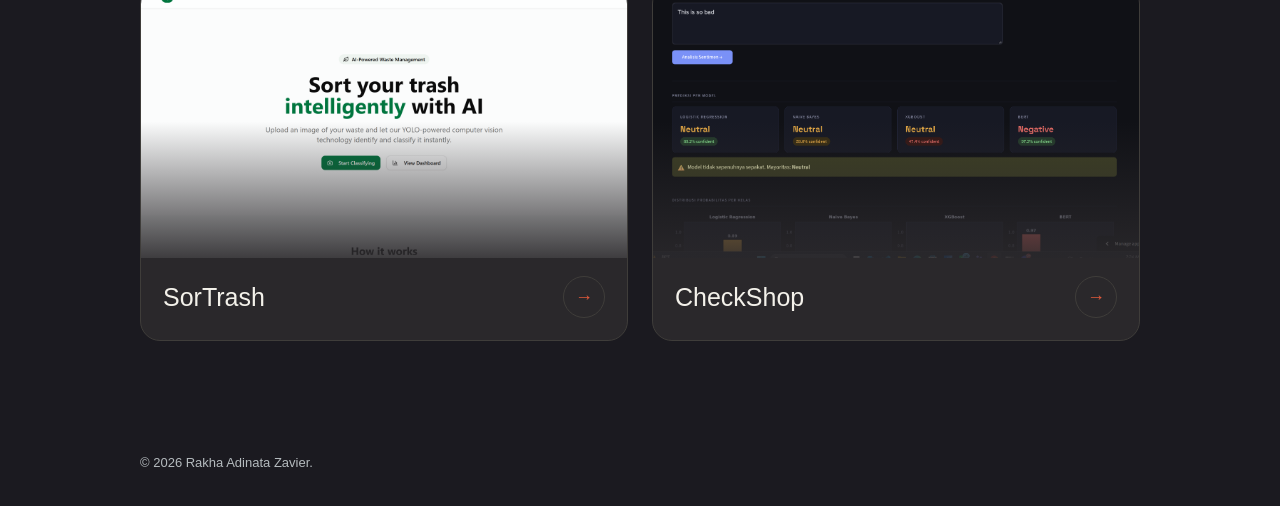
<file: project/VisioAttend.html>
<!doctype html>
<html lang="en">
  <head>
    <meta charset="utf-8" />
    <meta name="viewport" content="width=device-width,initial-scale=1" />
    <meta
      name="description"
      content="VisioAttend is a desktop attendance app that uses webcam face recognition to record student attendance."
    />
    <meta name="theme-color" content="#1b1a20" />
    <link rel="icon" type="image/png" href="../assets/favicon.png" sizes="512x512" />
    <title>VisioAttend</title>
    <link rel="stylesheet" href="../css/project/VisioAttend.css" />
    <link rel="stylesheet" href="../css/grid-bg.css" />
    <link rel="stylesheet" href="../css/detail.css" />
    <link rel="stylesheet" href="../css/brand-typing.css" />
    <script src="../js/project/VisioAttend.js" defer></script>
    <script src="../js/detail.js" defer></script>
    <script src="../js/brand-typing.js" defer></script>
      <link rel="stylesheet" href="../css/logo-poof.css" />
    <script src="../js/logo-poof.js" defer></script>
      <script src="../js/neural-bg.js" defer></script>
  </head>
  <body>
    <header class="site-header">
      <nav class="nav container" aria-label="Main navigation">
        <a class="brand" href="../index.html">Rakha Adinata Zavier<span>.</span></a>
        <div class="nav-links">
          <a href="../index.html#about">About me</a><a href="../index.html#project">Project</a
          ><a href="../index.html#organization">Organization Experience</a
          ><a href="../index.html#certificate">Certificate</a
          ><a href="../index.html#publication">Publication</a
          ><a href="../index.html#contact">Contact me</a>
        </div>
      </nav>
    </header>
    <main class="dt">
      <div class="dt-progress" aria-hidden="true"><span></span></div>

      <section class="dt-hero">
        <div class="container main-menu-top">
          <a class="button main-menu-button" href="../index.html">← Main Menu</a>
        </div>

        <div class="dt-hero-media">
          <img
            class="dt-cover"
            src="../assets/Attendance_System.png"
            alt="VisioAttend attendance system showing a webcam face-recognition window and attendance log"
            width="1400"
            height="933"
          />
        </div>
        <div class="dt-hero-inner container">
          <nav class="dt-crumbs" aria-label="Breadcrumb">
            <a href="../index.html">Home</a><span aria-hidden="true">/</span>
            <a href="../index.html#project">Project</a><span aria-hidden="true">/</span>
            <span aria-current="page">VisioAttend</span>
          </nav>
          <span class="dt-chip">Project · Computer Vision</span>
          <h1>VisioAttend</h1>
          <p class="dt-lead">
            VisioAttend is a desktop attendance system I built for a computer vision course. It
            registers students, recognizes faces through a webcam, and records daily attendance.
            The app uses Python, Tkinter, and OpenCV, with Haar Cascade for face detection and
            LBPH for face recognition.
          </p>
          <div class="dt-actions">
            <a
              class="dt-link"
              href="https://drive.google.com/file/d/1U-AZ2GVLcbbbxdYcGluibq-9R4qXqZsV/view?usp=sharing"
              rel="noopener noreferrer"
              target="_blank"
              >View the Report ↗</a
            ><a
              class="dt-link"
              href="https://github.com/Hinsane5/ComputerVisionAttendance/releases/latest"
              rel="noopener noreferrer"
              target="_blank"
              >Download app ↗</a
            ><button class="dt-zoom" type="button">⤢ Enlarge image</button>
          </div>
          
        </div>
      </section>

      <section class="dt-meta container" aria-label="Summary">
        <div class="dt-meta-grid">
          <div class="dt-meta-card">
            <span class="dt-meta-label">Role</span>
            <span class="dt-meta-value">Project Manager, Frontend Developer, Quality Assurance, Delivery</span>
          </div>
          <div class="dt-meta-card">
            <span class="dt-meta-label">Period</span>
            <span class="dt-meta-value">February - June 2026</span>
          </div>
          <div class="dt-meta-card">
            <span class="dt-meta-label">Tech stack</span>
            <span class="dt-meta-value">Python, Tkinter, OpenCV, Haar Cascade, LBPH</span>
          </div>
          <div class="dt-meta-card">
            <span class="dt-meta-label">Course Project</span>
            <span class="dt-meta-value">Computer Vision</span>
          </div>
        </div>
      </section>

      <div class="dt-layout container">
        <article class="dt-article">
          <section id="bagian-1" class="dt-sec reveal">
            <span class="dt-num" aria-hidden="true">01</span>
            <h2>Overview</h2>
            <p>
              This project is a desktop application that replaces manual attendance with face 
              recognition. A user registers a student with a numeric ID and name, captures face 
              samples from the webcam, trains a recognition model, and then lets the camera identify 
              students and record their attendance. It runs locally, and a ready-to-run build is available 
              for Windows and macOS so it can be used without installing Python.
            </p>
          </section>
          <section class="dt-sec dt-cards reveal" id="bagian-2">
            <span aria-hidden="true" class="dt-num">02</span>
            <h2>What it does</h2>
            <ul class="dt-points">
              <li>
                <strong>Register students:</strong
                ><span
                  >Add students with a numeric ID and name.</span
                >
              </li>
              <li>
                <strong>Capture faces</strong><span>Take face images from the webcam as training samples.</span>
              </li>
              <li>
                <strong>Train the model</strong><span>Build an LBPH face recognition model from the captured images.</span>
              </li>
              <li>
                <strong>Track and mark attendance</strong
                ><span
                  >Recognize faces from the webcam feed and mark daily attendance.</span
                >
              </li>
              <li>
                <strong>Attendance logs</strong
                ><span
                  >Save each day’s attendance as a CSV file.</span
                >
              </li>
            </ul>
          </section>
          <section class="dt-sec dt-cards reveal" id="bagian-3">
            <span aria-hidden="true" class="dt-num">03</span>
            <h2>My role</h2>
            <ul class="dt-points">
              <li>
                <strong>Project manager</strong
                ><span
                  >Planning, team management, monitoring progress and performance, and quality
                  control.</span
                >
              </li>
              <li>
                <strong>Quality Assurance</strong
                ><span
                  >Tested the app and checked that its face recognition and attendance workflow worked as intended.</span
                >
              </li>
              <li>
                <strong>Front-end developer</strong
                ><span>Helped build the front end and fixed some front-end issues.</span>
              </li>
              <li>
                <strong>Delivery</strong
                ><span
                  >Contributed to the project report and prepared the app for release.</span
                >
              </li>
            </ul>
          </section>
          <section class="dt-sec reveal" id="bagian-4">
            <span aria-hidden="true" class="dt-num">04</span>
            <h2>Challenges and learnings</h2>
            <p>
              Face recognition with LBPH turned out to be sensitive to lighting. In testing, accuracy dropped to 0% under 
              low-light conditions, which showed me the limits of classical computer vision methods compared with deep learning 
              approaches. The project taught me how to build a complete computer vision pipeline, from data capture and training 
              to real-time recognition, and how to report experimental results honestly, including the ones that fail.
            </p>
          </section>
          <a class="button dt-back" href="../index.html#project">← Back to Project</a>
        </article>
        <aside class="dt-aside">
          <nav aria-label="On this page" class="dt-toc">
            <p class="dt-toc-title">On this page</p>
            <ol>
              <li><a href="#bagian-1">Overview</a></li>
              <li><a href="#bagian-2">What it does</a></li>
              <li><a href="#bagian-3">My role</a></li>
              <li><a href="#bagian-4">Challenges and learnings</a></li>
            </ol>
          </nav>
        </aside>
      </div>
      <section aria-labelledby="lihat-juga" class="dt-related container">
        <div class="dt-related-head">
          <h2 id="lihat-juga">See also</h2>
          <a href="../index.html#project">All Project →</a>
        </div>
        <div class="dt-related-grid">
          <a class="dt-related-card" href="../project/SorTrash.html"
            ><div class="dt-related-thumb">
              <img
                alt=""
                height="450"
                loading="lazy"
                src="../assets/SorTrash.png"
                width="800"
              />
            </div>
            <div class="dt-related-body">
              <h3>SorTrash</h3>
              <span aria-hidden="true" class="dt-arrow">→</span>
            </div></a
          ><a class="dt-related-card" href="../project/CheckShop.html"
            ><div class="dt-related-thumb">
              <img
                alt=""
                height="450"
                loading="lazy"
                src="../assets/CheckShop.png"
                width="800"
              />
            </div>
            <div class="dt-related-body">
              <h3>CheckShop</h3>
              <span aria-hidden="true" class="dt-arrow">→</span>
            </div></a
          >
        </div>
      </section>
      <dialog aria-label="Enlarged image" class="dt-lightbox">
        <button class="dt-lightbox-close" type="button">Close ✕</button>
        <img
          alt="VisioAttend attendance system showing a webcam face-recognition window and attendance log"
          src="../assets/Attendance_System.png"
        />
      </dialog>
    </main>
    <footer class="container footer">
      © 2026 Rakha Adinata Zavier.
    </footer>
  </body>
</html>
</file>
<file: css/index.css>
:root {
  --bg: #1b1a20;
  --surface: #2a282b;
  --text: #f3f1ea;
  --muted: #b5bbbe;
  --accent: #e2593b;
  --line: #3f3d3a;
  --nav-height: 110px;
  color-scheme: dark;
}
* {
  box-sizing: border-box;
}
html {
  scroll-behavior: smooth;
  scroll-padding-top: calc(var(--nav-height) + 24px);
}
body {
  margin: 0;
  background: var(--bg);
  color: var(--text);
  font-family: Arial, Helvetica, sans-serif;
  font-size: 17px;
  line-height: 1.6;
}
a {
  color: inherit;
  text-decoration: none;
}

button {
  font: inherit;
}
img {
  display: block;
  width: 100%;
  object-fit: cover;
}
button,
a {
  -webkit-tap-highlight-color: transparent;
}
a:focus-visible,
button:focus-visible,
.track:focus-visible {
  outline: 2px solid var(--accent);
  outline-offset: 6px;
}
.container {
  width: min(100% - 64px, 1000px);
  margin-inline: auto;
}
.site-header {
  position: sticky;
  top: 0;
  z-index: 20;
  background: rgba(27, 26, 32, 0.96);
  backdrop-filter: blur(18px);
  border-bottom: 1px solid var(--line);
}
.nav {
  display: flex;
  align-items: center;
  justify-content: space-between;
  gap: 24px;
  padding-block: 18px;
}
.brand {
  font-size: 20px;
  white-space: nowrap;
  font-weight: 600;
}
.brand span {
  color: var(--accent);
}
.nav-links {
  display: flex;
  flex-wrap: wrap;
  gap: 4px 8px;
}
.nav-links a {
  padding: 8px 10px;
  font-size: 13px;
  border-radius: 99px;
  transition:
    color 0.2s,
    background 0.2s;
}
.nav-links a:hover,
.nav-links a[aria-current] {
  color: var(--accent);
  background: var(--surface);
}
h1,
h2,
h3,
p {
  margin: 0;
}
h1 {
  font-size: 48px;
  line-height: 1.15;
  font-weight: 500;
  letter-spacing: -0.035em;
}
h2 {
  font-size: 28px;
  font-weight: 500;
  line-height: 1.35;
}
h3 {
  font-size: 25px;
  font-weight: 500;
  line-height: 1.4;
}
p {
  color: var(--muted);
}
.eyebrow {
  font-size: 13px;
  letter-spacing: 0.06em;
  color: var(--accent);
}
.intro {
  padding-block: 72px;
}
.intro .copy {
  min-width: 0;
  display: grid;
  gap: 24px;
}
.intro-layout {
  display: grid;
  grid-template-columns: minmax(0, 1.2fr) minmax(280px, 0.8fr);
  align-items: center;
  gap: 48px;
}
.profile {
  position: relative;
  z-index: 1;
  width: 100%;
  max-height: 520px;
  aspect-ratio: 4 / 5;
  object-fit: cover;
  border-radius: 18px;
  transform: translateY(0) scale(1);
  filter: drop-shadow(0 12px 24px rgba(226, 89, 59, 0));
  transition:
    transform 0.45s cubic-bezier(0.22, 1, 0.36, 1),
    filter 0.45s ease;
}
.profile:hover {
  transform: translateY(-8px) scale(1.025);
  filter: drop-shadow(0 16px 28px rgba(226, 89, 59, 0.3));
}
.button {
  display: inline-flex;
  justify-content: center;
  align-items: center;
  width: fit-content;
  padding: 12px 24px;
  border: 1px solid var(--line);
  border-radius: 99px;
  font-size: 13px;
  font-weight: 600;
  transition:
    transform 0.25s,
    box-shadow 0.25s;
}
.button.primary {
  background: var(--accent);
  border-color: var(--accent);
  color: var(--bg);
}
.button:hover {
  transform: scale(1.04);
  box-shadow: 0 0 18px #e2593b55;
}
.button:active {
  transform: scale(1.015);
}
.section {
  padding-block: 48px 72px;
  scroll-margin-top: 24px;
}
.about {
  border-top: 1px solid var(--line);
  display: grid;
  gap: 24px;
}
.section-heading {
  display: flex;
  align-items: flex-start;
  justify-content: space-between;
  gap: 24px;
}
.section-heading p {
  font-size: 13px;
  margin-top: 16px;
}
.slider-controls {
  display: flex;
  gap: 8px;
  flex-shrink: 0;
}
.slider-controls button {
  color: var(--text);
  background: var(--surface);
  border: 1px solid var(--line);
  border-radius: 99px;
  padding: 10px 16px;
  font-size: 13px;
  cursor: pointer;
  transition: background 0.2s;
}
.slider-controls button:hover {
  background: var(--line);
}
.slider-controls button:disabled {
  opacity: 0.35;
  cursor: not-allowed;
}
.track {
  display: flex;
  gap: 32px;
  overflow-x: auto;
  scroll-snap-type: x mandatory;
  padding: 40px 32px;
  margin: 0 -32px;
  scrollbar-width: thin;
  scrollbar-color: var(--line) transparent;
  cursor: grab;
  overscroll-behavior-x: contain;
  touch-action: pan-x pan-y;
}
.track.dragging {
  cursor: grabbing;
  scroll-snap-type: none;
  scroll-behavior: auto;
  user-select: none;
}
.card {
  flex: 0 0 min(720px, calc(100% - 16px));
  scroll-snap-align: start;
  display: grid;
  align-content: start;
  gap: 16px;
  border-radius: 16px;
  transition:
    transform 0.35s cubic-bezier(0.22, 1, 0.36, 1),
    box-shadow 0.35s;
  transform-origin: center;
}
.certificate-card {
  width: 100%;
  padding: 0;
  border: 0;
  color: inherit;
  background: transparent;
  font: inherit;
  text-align: left;
}
.certificate-card .certificate-zoom {
  display: block;
  width: 100%;
  padding: 0;
  border: 0;
  border-radius: 16px;
  background: transparent;
  cursor: zoom-in;
}
.certificate-card .certificate-zoom img {
  display: block;
  width: 100%;
}
.publication-card {
  min-width: 0;
}
.publication-card .publication-zoom {
  display: block;
  width: 100%;
  padding: 0;
  border: 0;
  border-radius: 16px;
  background: transparent;
  cursor: zoom-in;
}
.publication-card .publication-zoom img {
  display: block;
  width: 100%;
}
.publication-actions {
  display: flex;
  flex-wrap: wrap;
  gap: 10px;
  padding: 4px 8px 24px;
}
.publication-actions button,
.publication-actions a {
  display: inline-flex;
  align-items: center;
  justify-content: center;
  min-height: 40px;
  padding: 9px 14px;
  border: 1px solid var(--accent);
  border-radius: 999px;
  color: var(--text);
  background: transparent;
  font: inherit;
  font-size: 14px;
  text-decoration: none;
  cursor: pointer;
}
.publication-actions .publication-link {
  color: #fff;
  background: var(--accent);
}
.publication-actions button:hover,
.publication-actions a:hover,
.publication-actions button:focus-visible,
.publication-actions a:focus-visible {
  filter: brightness(1.15);
  outline: 2px solid currentColor;
  outline-offset: 3px;
}
.certificate-lightbox {
  position: fixed;
  width: min(94vw, 1400px);
  max-width: none;
  max-height: 94vh;
  padding: 48px 16px 16px;
  border: 1px solid rgba(255,255,255,.2);
  border-radius: 16px;
  color: inherit;
  background: #101010;
}
.certificate-lightbox::backdrop { background: rgba(0,0,0,.88); }
.certificate-lightbox img {
  display: block;
  width: 100%;
  max-height: calc(94vh - 80px);
  object-fit: contain;
}
.certificate-lightbox-close {
  position: absolute;
  top: 8px;
  right: 12px;
  border: 0;
  color: inherit;
  background: transparent;
  font-size: 32px;
  cursor: pointer;
}
.card:hover,
.card:focus-visible {
  transform: scale(1.025);
  box-shadow: 0 0 18px rgba(226, 89, 59, 0.5);
}
.card:active {
  transform: scale(1.015);
  box-shadow: 0 0 18px rgba(226, 89, 59, 0.6);
}
.card img {
  height: 360px;
  border-radius: 16px;
  pointer-events: none;
}
.card-caption {
  display: grid;
  gap: 8px;
  padding: 0 8px 24px;
}
.card-caption p {
  font-size: 17px;
}
.card-link {
  font-size: 13px;
  color: var(--accent);
}
.org-timeline {
  align-items: stretch;
  position: relative;
  padding-top: 70px;
}
.org-entry {
  position: relative;
  flex-basis: min(720px, calc(100% - 16px));
  grid-template-columns: minmax(0, 1fr) minmax(180px, 34%);
  align-items: center;
  gap: 28px;
  padding: 24px;
  border: 1px solid var(--line);
  border-radius: 18px;
  background: var(--surface);
}
.org-entry::before {
  content: "";
  position: absolute;
  top: -39px;
  left: 25px;
  width: 14px;
  height: 14px;
  border: 5px solid var(--bg);
  border-radius: 50%;
  background: var(--accent);
  box-shadow: 0 0 0 2px var(--accent);
}
.org-entry::after {
  content: "";
  position: absolute;
  top: -28px;
  left: 37px;
  width: calc(100% + 32px);
  height: 2px;
  background: var(--accent);
  pointer-events: none;
}
.org-entry:last-child::after { display: none; }
.org-entry-content { display: grid; align-content: center; gap: 10px; }
.org-entry-content p { font-size: 15px; }
.org-entry img { height: 210px; border-radius: 12px; }
.org-date {
  position: absolute;
  top: -56px;
  left: 55px;
  color: var(--accent);
  font-size: 13px;
  font-weight: 700;
  letter-spacing: 0.06em;
  text-transform: uppercase;
}
.contact {
  display: grid;
  gap: 16px;
  border-top: 1px solid var(--line);
}
.contact-email {
  font-size: 24px;
  overflow-wrap: anywhere;
  color: var(--accent);
}
.small {
  font-size: 13px;
}
.footer {
  padding-block: 24px 32px;
  color: var(--muted);
  font-size: 13px;
}
.detail {
  padding-block: 56px 72px;
  display: grid;
  gap: 24px;
}
.detail-cover {
  height: 440px;
  border-radius: 16px;
}
.detail-body {
  display: grid;
  gap: 24px;
  margin-block: 16px;
}
.detail-body h2 {
  margin-top: 16px;
}
.detail-body p {
  max-width: 100%;
}
.reveal {
  opacity: 1;
  transform: none;
}
.motion-ready .reveal {
  opacity: 0;
  transform: translateY(24px);
  transition:
    opacity 0.4s,
    transform 0.4s;
}
.motion-ready .reveal.is-visible {
  opacity: 1;
  transform: none;
  transition-duration: 0.7s;
  transition-timing-function: cubic-bezier(0.22, 1, 0.36, 1);
}
@media (max-width: 1000px) {
  .nav {
    align-items: flex-start;
    flex-direction: column;
    gap: 8px;
  }
  h1 {
    font-size: 38px;
  }
  .detail-cover {
    height: 360px;
  }
}
@media (max-width: 600px) {
  .container {
    width: calc(100% - 40px);
  }
  .nav {
    padding-block: 12px;
  }
  .nav-links {
    gap: 2px;
  }
  .nav-links a {
    font-size: 12px;
    padding: 6px 8px;
  }
  .intro {
    padding-block: 48px;
  }
  .intro-layout {
    grid-template-columns: 1fr;
    gap: 32px;
  }
  .profile {
    width: min(100%, 420px);
    max-height: 360px;
    aspect-ratio: 4 / 3;
    justify-self: center;
  }
  h1 {
    font-size: 30px;
  }
  h2 {
    font-size: 26px;
  }
  h3 {
    font-size: 23px;
  }
  .section {
    padding-block: 40px 48px;
  }
  .section-heading {
    flex-direction: column;
    gap: 16px;
  }
  .track {
    gap: 24px;
    padding: 32px 20px;
    margin: 0 -20px;
  }
  .card {
    flex-basis: calc(100% - 8px);
  }
  .card img {
    height: 220px;
  }
  .org-entry { grid-template-columns: 1fr; gap: 18px; padding: 18px; }
  .org-entry::before { left: 19px; }
  .org-entry::after { left: 31px; width: calc(100% + 24px); }
  .org-date { left: 49px; top: -56px; }
  .org-entry img { height: 180px; grid-row: 1; }
  .detail {
    padding-block: 32px 48px;
  }
  .detail-cover {
    height: 240px;
  }
  .contact-email {
    font-size: 20px;
  }
}
@media (prefers-reduced-motion: reduce) {
  html {
    scroll-behavior: auto;
  }
  *,
  *::before,
  *::after {
    transition: none !important;
    animation: none !important;
  }
  .motion-ready .reveal {
    opacity: 1;
    transform: none;
  }
  .card:hover,
  .card:active,
  .button:hover,
  .profile:hover {
    transform: none;
  }
}
</file>
<file: css/grid-bg.css>
:root {
  --neural-bg: #1b1a20;
}

html {
  min-height: 100%;
  background: var(--neural-bg);
}

body {
  position: relative;
  isolation: isolate;
  min-height: 100vh;
  background: transparent !important;
}

.neural-background {
  position: fixed;
  inset: 0;
  z-index: -1;
  width: 100%;
  height: 100%;
  pointer-events: none;
}

@media (prefers-reduced-motion: reduce) {
  .neural-background {
    opacity: 0.65;
  }
}
</file>
<file: css/loader.css>
/* Loading screen — kucing hijau yang jalan mengisi progress bar */
html.is-loading {
  overflow: hidden;
}
html.no-loader .loader {
  display: none;
}

.loader {
  position: fixed;
  inset: 0;
  z-index: 9999;
  display: grid;
  place-items: center;
  background: var(--bg, #1b1a20);
  color: var(--text, #f3f1ea);
  transition:
    opacity 0.6s ease,
    visibility 0.6s ease;
}
.loader.done {
  opacity: 0;
  visibility: hidden;
  pointer-events: none;
}

/* Grid latar loader (sama dengan background situs) */
.loader::before {
  content: "";
  position: absolute;
  inset: 0;
  pointer-events: none;
  background-image:
    linear-gradient(rgba(181, 187, 190, 0.07) 1px, transparent 1px),
    linear-gradient(90deg, rgba(181, 187, 190, 0.07) 1px, transparent 1px);
  background-size: 56px 56px;
  -webkit-mask-image: radial-gradient(ellipse 80% 70% at 50% 50%, #000 20%, transparent 100%);
  mask-image: radial-gradient(ellipse 80% 70% at 50% 50%, #000 20%, transparent 100%);
  animation: loader-grid 14s linear infinite;
}

.loader-inner {
  position: relative;
  display: grid;
  gap: 14px;
  justify-items: center;
  width: 100%;
}

.loader-track {
  position: relative;
  width: min(420px, 74vw);
  height: 10px;
  margin-top: 56px; /* ruang untuk kucing di atas bar */
  border: 1px solid var(--line, #3f3d3a);
  border-radius: 999px;
  background: var(--surface, #2a282b);
}
.loader-fill {
  width: calc(var(--p, 0) * 1%);
  height: 100%;
  border-radius: inherit;
  background: var(--accent, #e2593b);
  box-shadow: 0 0 14px rgba(226, 89, 59, 0.55);
}

/* Kucing */
.loader-cat {
  position: absolute;
  bottom: calc(100% - 2px);
  left: calc(var(--p, 0) * 1%);
  width: 96px;
  transform: translateX(-45%);
  will-change: left;
}
.loader-cat svg {
  display: block;
  width: 100%;
  height: auto;
  overflow: visible;
}

.cat-body {
  animation: cat-bob 0.25s ease-in-out infinite alternate;
}
.cat-tail {
  transform-origin: 26px 38px;
  animation: cat-tail 0.6s ease-in-out infinite alternate;
}
.cat-leg {
  transform-box: fill-box;
  transform-origin: 50% 8%;
}
.leg-a {
  animation: cat-step 0.5s ease-in-out infinite alternate;
}
.leg-b {
  animation: cat-step 0.5s ease-in-out infinite alternate-reverse;
}

.loader-meta {
  display: flex;
  justify-content: space-between;
  gap: 16px;
  width: min(420px, 74vw);
  margin: 0;
  color: var(--muted, #b5bbbe);
  font-size: 14px;
  letter-spacing: 0.04em;
}
.loader-percent {
  color: var(--accent, #e2593b);
  font-variant-numeric: tabular-nums;
}
.loader-text.is-ready {
  color: var(--accent, #e2593b);
  animation: loader-ready 0.55s cubic-bezier(0.22, 1, 0.36, 1) both;
}

html.page-entering .site-header {
  animation: page-enter-down 0.65s cubic-bezier(0.22, 1, 0.36, 1) both;
}
html.page-entering body > main {
  animation: page-enter-up 0.8s 0.08s cubic-bezier(0.22, 1, 0.36, 1) both;
}
html.page-entering body > .footer {
  animation: page-enter-up 0.65s 0.16s cubic-bezier(0.22, 1, 0.36, 1) both;
}

@keyframes loader-ready {
  from {
    opacity: 0;
    transform: translateY(10px) scale(0.92);
  }
  to {
    opacity: 1;
    transform: translateY(0) scale(1);
  }
}
@keyframes page-enter-down {
  from {
    opacity: 0;
    transform: translateY(-14px);
  }
  to {
    opacity: 1;
    transform: translateY(0);
  }
}
@keyframes page-enter-up {
  from {
    opacity: 0;
    transform: translateY(18px);
  }
  to {
    opacity: 1;
    transform: translateY(0);
  }
}

@keyframes cat-step {
  from {
    transform: rotate(-30deg);
  }
  to {
    transform: rotate(30deg);
  }
}
@keyframes cat-bob {
  from {
    transform: translateY(0);
  }
  to {
    transform: translateY(-2px);
  }
}
@keyframes cat-tail {
  from {
    transform: rotate(-10deg);
  }
  to {
    transform: rotate(12deg);
  }
}
@keyframes loader-grid {
  to {
    background-position: 56px 56px;
  }
}

@media (prefers-reduced-motion: reduce) {
  html.page-entering .site-header,
  html.page-entering body > main,
  html.page-entering body > .footer,
  .loader-text.is-ready {
    animation: none;
  }
  .loader::before,
  .cat-body,
  .cat-tail,
  .cat-leg {
    animation: none;
  }
  .loader {
    transition-duration: 0.2s;
  }
}
</file>
<file: css/brand-typing.css>
.brand-typed-name {
  display: inline-block;
  overflow: hidden;
  vertical-align: bottom;
  font-style: normal;
  white-space: nowrap;
}
.brand-typed-content {
  display: block;
  overflow: hidden;
  height: 1.25em;
  border-right: 2px solid var(--accent);
  font-weight: inherit;
  white-space: nowrap;
  animation: brand-caret 0.75s steps(1, end) infinite;
}
@keyframes brand-caret {
  50% {
    border-color: transparent;
  }
}
@media (prefers-reduced-motion: reduce) {
  .brand-typed-content {
    animation: none;
  }
}
</file>
<file: css/about-contact.css>
/* About me (dari CV) + Contact dengan ikon sosial media */

/* ---------- About ---------- */
.about-grid {
  display: grid;
  grid-template-columns: minmax(0, 1.1fr) minmax(0, 0.9fr);
  gap: 48px;
  align-items: start;
}
.about-copy {
  display: grid;
  gap: 20px;
}
.about-lead {
  font-size: 22px;
  line-height: 1.5;
  color: var(--text);
}
.about-stats {
  display: grid;
  grid-template-columns: repeat(3, minmax(0, 1fr));
  gap: 12px;
  margin: 8px 0 0;
  padding: 0;
  list-style: none;
}
.about-stats li {
  display: grid;
  gap: 6px;
  align-content: start;
  padding: 16px;
  border: 1px solid var(--line);
  border-radius: 16px;
  background: var(--surface);
  transition:
    transform 0.3s cubic-bezier(0.22, 1, 0.36, 1),
    border-color 0.3s;
}
.about-stats li:hover {
  transform: translateY(-4px);
  border-color: var(--accent);
}
.about-stats strong {
  font-size: 28px;
  line-height: 1.1;
  letter-spacing: -0.03em;
  color: var(--accent);
}
.about-stats span {
  font-size: 13px;
  line-height: 1.45;
  color: var(--muted);
}
.about-actions {
  display: flex;
  flex-wrap: wrap;
  gap: 12px;
  margin-top: 8px;
}
.about-side {
  display: grid;
  gap: 16px;
}
.about-card {
  display: grid;
  gap: 8px;
  padding: 24px;
  border: 1px solid var(--line);
  border-radius: 20px;
  background: var(--surface);
}
.about-card-label {
  font-size: 11px;
  font-weight: 600;
  letter-spacing: 0.1em;
  text-transform: uppercase;
  color: var(--accent);
}
.about-card h3 {
  font-size: 22px;
}
.about-courses {
  padding-top: 8px;
  border-top: 1px solid var(--line);
}
.chip-group {
  display: grid;
  gap: 8px;
  margin-top: 8px;
}
.chip-title {
  font-size: 12px;
  color: var(--muted);
}
.chips {
  display: flex;
  flex-wrap: wrap;
  gap: 8px;
  margin: 0;
  padding: 0;
  list-style: none;
}
.chips li {
  padding: 6px 12px;
  border: 1px solid color-mix(in srgb, var(--c) 55%, transparent);
  border-radius: 99px;
  background: color-mix(in srgb, var(--c) 12%, transparent);
  color: var(--text);
  font-size: 13px;
  transition:
    background 0.25s,
    color 0.25s,
    transform 0.25s;
}
.chips li:hover {
  background: var(--c);
  color: var(--bg);
  transform: translateY(-2px);
}

/* ---------- Contact ---------- */
.social-grid {
  display: grid;
  grid-template-columns: repeat(auto-fit, minmax(260px, 1fr));
  gap: 16px;
  margin: 8px 0 0;
  padding: 0;
  list-style: none;
}
.social {
  display: flex;
  align-items: center;
  gap: 16px;
  padding: 16px 20px;
  border: 1px solid var(--line);
  border-radius: 18px;
  background: var(--surface);
  transition:
    transform 0.35s cubic-bezier(0.22, 1, 0.36, 1),
    border-color 0.3s,
    box-shadow 0.35s;
}
.social:hover,
.social:focus-visible {
  transform: translateY(-5px);
  border-color: var(--c);
  box-shadow: 0 10px 30px color-mix(in srgb, var(--c) 28%, transparent);
}
.social-icon {
  display: grid;
  place-items: center;
  flex-shrink: 0;
  width: 52px;
  height: 52px;
  border-radius: 14px;
  background: color-mix(in srgb, var(--c) 16%, transparent);
  color: var(--c);
  transition:
    background 0.3s,
    color 0.3s,
    transform 0.35s cubic-bezier(0.22, 1, 0.36, 1);
}
.social-icon svg {
  width: 26px;
  height: 26px;
  fill: currentColor;
}
.social:hover .social-icon {
  background: var(--c);
  color: var(--bg);
  transform: rotate(-8deg) scale(1.06);
}
.social-text {
  display: grid;
  min-width: 0;
  gap: 2px;
}
.social-text strong {
  font-size: 17px;
  font-weight: 600;
}
.social-text small {
  font-size: 13px;
  color: var(--muted);
  overflow-wrap: anywhere;
}
.social-arrow {
  margin-left: auto;
  color: var(--muted);
  font-size: 20px;
  transition:
    transform 0.3s,
    color 0.3s;
}
.social:hover .social-arrow {
  color: var(--c);
  transform: translate(3px, -3px);
}

@media (max-width: 1000px) {
  .about-grid {
    grid-template-columns: minmax(0, 1fr);
    gap: 32px;
  }
}
@media (max-width: 600px) {
  .about-lead {
    font-size: 19px;
  }
  .about-stats {
    grid-template-columns: minmax(0, 1fr);
  }
  .about-stats li {
    grid-template-columns: 92px minmax(0, 1fr);
    align-items: center;
    gap: 12px;
  }
  .social-grid {
    grid-template-columns: minmax(0, 1fr);
  }
}
@media (prefers-reduced-motion: reduce) {
  .about-stats li:hover,
  .chips li:hover,
  .social:hover,
  .social:hover .social-icon,
  .social:hover .social-arrow {
    transform: none;
  }
}
</file>
<file: css/logo-poof.css>
.logo-poof-hint {
  position: fixed;
  z-index: 90;
  right: 20px;
  bottom: 18px;
  padding: 8px 13px;
  border: 1px solid #3f3d3a;
  border-radius: 999px;
  background: #2a282bef;
  color: #b5bbbe;
  font: 12px/1.3 Arial, Helvetica, sans-serif;
  pointer-events: none;
  opacity: 0.72;
}
.logo-poof-hint::before {
  content: "✦";
  margin-right: 7px;
  color: #e2593b;
}
.logo-poof {
  position: fixed;
  z-index: 100;
  width: 92px;
  height: 92px;
  pointer-events: none;
  transform: translate(-50%, -50%);
  animation: logo-flight var(--flight-time) cubic-bezier(0.42, 0, 0.58, 1) forwards;
  will-change: transform, opacity;
}
.logo-poof img {
  position: absolute;
  z-index: 1;
  inset: 0;
  width: 100%;
  height: 100%;
  object-fit: contain;
  filter: drop-shadow(0 5px 14px rgba(226, 89, 59, 0.62));
  animation: logo-spin var(--flight-time) linear forwards;
}
.logo-poof-ring {
  position: absolute;
  z-index: 0;
  inset: 18%;
  border: 3px solid rgba(255, 194, 116, 0.9);
  border-radius: 50%;
  box-shadow: 0 0 18px rgba(226, 89, 59, 0.65);
  animation: ring-burst 560ms ease-out forwards;
}
.logo-poof-smoke {
  position: absolute;
  top: 50%;
  left: 50%;
  width: 42px;
  height: 42px;
  border-radius: 50%;
  background: radial-gradient(circle, rgba(246, 239, 229, 0.8), rgba(195, 187, 184, 0.48) 48%, rgba(226, 89, 59, 0.2) 70%, transparent 78%);
  filter: blur(6px);
  opacity: 0;
  transform: translate(-50%, -50%) scale(0.2);
  animation: smoke-poof 980ms ease-out var(--smoke-delay) forwards;
}
.logo-poof-spark {
  position: absolute;
  top: 50%;
  left: 50%;
  width: 9px;
  height: 15px;
  background: linear-gradient(#fff2bb, #f08a48);
  clip-path: polygon(50% 0, 66% 36%, 100% 50%, 65% 64%, 50% 100%, 35% 64%, 0 50%, 35% 36%);
  filter: drop-shadow(0 0 5px #f08a48);
  opacity: 0;
  animation: spark-burst 720ms ease-out var(--spark-delay) forwards;
}
@keyframes logo-flight {
  0% {
    opacity: 0;
    transform: translate(-50%, -50%) scale(0.2);
  }
  10% {
    opacity: 1;
    transform: translate(-50%, -50%) scale(1.05);
  }
  19% {
    opacity: 1;
    transform: translate(calc(-50% + var(--dx-short)), calc(-50% + var(--dy-short))) scale(1);
  }
  96% {
    opacity: 1;
  }
  100% {
    opacity: 0;
    transform: translate(calc(-50% + var(--dx)), calc(-50% + var(--dy))) scale(0.58);
  }
}
@keyframes logo-spin {
  0% {
    transform: scale(0.15) rotate(-35deg);
  }
  9% {
    transform: scale(1.28) rotate(130deg);
  }
  16% {
    transform: scale(0.96) rotate(245deg);
  }
  21% {
    transform: scale(1) rotate(360deg);
  }
  100% {
    transform: scale(0.5) rotate(var(--spin));
  }
}
@keyframes ring-burst {
  0% {
    opacity: 1;
    transform: scale(0.25);
  }
  100% {
    opacity: 0;
    transform: scale(2.6);
  }
}
@keyframes smoke-poof {
  0% {
    opacity: 0;
    transform: translate(-50%, -50%) scale(0.2);
  }
  22% {
    opacity: 0.85;
  }
  100% {
    opacity: 0;
    transform: translate(calc(-50% + var(--smoke-x)), calc(-50% + var(--smoke-y))) scale(var(--smoke-size));
  }
}
@keyframes spark-burst {
  0% {
    opacity: 0;
    transform: translate(-50%, -50%) scale(0.2) rotate(0);
  }
  18% {
    opacity: 1;
  }
  100% {
    opacity: 0;
    transform: translate(calc(-50% + var(--spark-x)), calc(-50% + var(--spark-y))) scale(0.35) rotate(240deg);
  }
}
@media (prefers-reduced-motion: reduce) {
  .logo-poof,
  .logo-poof-hint {
    display: none;
  }
}
</file>
<file: css/organization/Chaperone.css>
:root {
  --bg: #1b1a20;
  --surface: #2a282b;
  --text: #f3f1ea;
  --muted: #b5bbbe;
  --accent: #e2593b;
  --line: #3f3d3a;
  --nav-height: 110px;
  color-scheme: dark;
}
* {
  box-sizing: border-box;
}
html {
  scroll-behavior: smooth;
  scroll-padding-top: calc(var(--nav-height) + 24px);
}
body {
  margin: 0;
  background: var(--bg);
  color: var(--text);
  font-family: Arial, Helvetica, sans-serif;
  font-size: 17px;
  line-height: 1.6;
}
a {
  color: inherit;
  text-decoration: none;
}
button {
  font: inherit;
}
img {
  display: block;
  width: 100%;
  object-fit: cover;
}
button,
a {
  -webkit-tap-highlight-color: transparent;
}
a:focus-visible,
button:focus-visible,
.track:focus-visible {
  outline: 2px solid var(--accent);
  outline-offset: 6px;
}
.container {
  width: min(100% - 64px, 1000px);
  margin-inline: auto;
}
.site-header {
  position: sticky;
  top: 0;
  z-index: 20;
  background: rgba(27, 26, 32, 0.96);
  backdrop-filter: blur(18px);
  border-bottom: 1px solid var(--line);
}
.nav {
  display: flex;
  align-items: center;
  justify-content: space-between;
  gap: 24px;
  padding-block: 18px;
}
.brand {
  font-size: 20px;
  white-space: nowrap;
  font-weight: 600;
}
.brand span {
  color: var(--accent);
}
.nav-links {
  display: flex;
  flex-wrap: wrap;
  gap: 4px 8px;
}
.nav-links a {
  padding: 8px 10px;
  font-size: 13px;
  border-radius: 99px;
  transition:
    color 0.2s,
    background 0.2s;
}
.nav-links a:hover,
.nav-links a[aria-current] {
  color: var(--accent);
  background: var(--surface);
}
h1,
h2,
h3,
p {
  margin: 0;
}
h1 {
  font-size: 48px;
  line-height: 1.15;
  font-weight: 500;
  letter-spacing: -0.035em;
}
h2 {
  font-size: 28px;
  font-weight: 500;
  line-height: 1.35;
}
h3 {
  font-size: 25px;
  font-weight: 500;
  line-height: 1.4;
}
p {
  color: var(--muted);
}
.eyebrow {
  font-size: 13px;
  letter-spacing: 0.06em;
  color: var(--accent);
}
.intro {
  padding-block: 72px;
}
.intro .copy {
  max-width: 720px;
  display: grid;
  gap: 24px;
}
.button {
  display: inline-flex;
  justify-content: center;
  align-items: center;
  width: fit-content;
  padding: 12px 24px;
  border: 1px solid var(--line);
  border-radius: 99px;
  font-size: 13px;
  font-weight: 600;
  transition:
    transform 0.25s,
    box-shadow 0.25s;
}
.button.primary {
  background: var(--accent);
  border-color: var(--accent);
  color: var(--bg);
}
.button:hover {
  transform: scale(1.04);
  box-shadow: 0 0 18px #e2593b55;
}
.button:active {
  transform: scale(1.015);
}
.section {
  padding-block: 48px 72px;
  scroll-margin-top: 24px;
}
.about {
  border-top: 1px solid var(--line);
  display: grid;
  gap: 24px;
}
.section-heading {
  display: flex;
  align-items: flex-start;
  justify-content: space-between;
  gap: 24px;
}
.section-heading p {
  font-size: 13px;
  margin-top: 16px;
}
.slider-controls {
  display: flex;
  gap: 8px;
  flex-shrink: 0;
}
.slider-controls button {
  color: var(--text);
  background: var(--surface);
  border: 1px solid var(--line);
  border-radius: 99px;
  padding: 10px 16px;
  font-size: 13px;
  cursor: pointer;
  transition: background 0.2s;
}
.slider-controls button:hover {
  background: var(--line);
}
.slider-controls button:disabled {
  opacity: 0.35;
  cursor: not-allowed;
}
.track {
  display: flex;
  gap: 32px;
  overflow-x: auto;
  scroll-snap-type: x mandatory;
  padding: 40px 32px;
  margin: 0 -32px;
  scrollbar-width: thin;
  scrollbar-color: var(--line) transparent;
  cursor: grab;
  overscroll-behavior-x: contain;
  touch-action: pan-x pan-y;
}
.track.dragging {
  cursor: grabbing;
  scroll-snap-type: none;
  scroll-behavior: auto;
  user-select: none;
}
.card {
  flex: 0 0 min(720px, calc(100% - 16px));
  scroll-snap-align: start;
  display: grid;
  align-content: start;
  gap: 16px;
  border-radius: 16px;
  transition:
    transform 0.35s cubic-bezier(0.22, 1, 0.36, 1),
    box-shadow 0.35s;
  transform-origin: center;
}
.card:hover,
.card:focus-visible {
  transform: scale(1.025);
  box-shadow: 0 0 18px rgba(226, 89, 59, 0.5);
}
.card:active {
  transform: scale(1.015);
  box-shadow: 0 0 18px rgba(226, 89, 59, 0.6);
}
.card img {
  height: 360px;
  border-radius: 16px;
  pointer-events: none;
}
.card-caption {
  display: grid;
  gap: 8px;
  padding: 0 8px 24px;
}
.card-caption p {
  font-size: 17px;
}
.card-link {
  font-size: 13px;
  color: var(--accent);
}
.contact {
  display: grid;
  gap: 16px;
  border-top: 1px solid var(--line);
}
.contact-email {
  font-size: 24px;
  overflow-wrap: anywhere;
  color: var(--accent);
}
.small {
  font-size: 13px;
}
.footer {
  padding-block: 24px 32px;
  color: var(--muted);
  font-size: 13px;
}
.detail {
  padding-block: 56px 72px;
  display: grid;
  gap: 24px;
}
.detail-cover {
  height: 440px;
  border-radius: 16px;
}
.detail-body {
  display: grid;
  gap: 24px;
  margin-block: 16px;
}
.detail-body h2 {
  margin-top: 16px;
}
.detail-body p {
  max-width: 100%;
}
/* Chaperone experience timeline */
html body .dt-article .dt-sec.chaperone-experience {
  grid-template-columns: 72px minmax(0, 1fr);
  column-gap: 20px;
  row-gap: 20px;
  padding-block: 40px 44px;
}
html body .dt-article .dt-sec.chaperone-experience .dt-num {
  position: static;
  grid-column: 1;
  grid-row: 1;
  align-self: start;
  padding-top: 2px;
  font-size: 48px;
}
html body .dt-article .dt-sec.chaperone-experience > .dt-event-heading {
  grid-column: 2;
  grid-row: 1;
  display: grid;
  align-content: start;
  gap: 6px;
  min-width: 0;
}
html body .dt-article .dt-sec.chaperone-experience .dt-event-heading > h2 {
  font-size: clamp(25px, 2.4vw, 32px);
  font-weight: 650;
}
html body .dt-article .dt-sec.chaperone-experience .dt-event-heading > .dt-role {
  margin: 0;
  font-size: 15px !important;
}
html body .dt-article .dt-sec.chaperone-experience > .dt-points {
  grid-column: 2;
  grid-row: 2;
  grid-template-columns: repeat(2, minmax(0, 1fr));
  gap: 14px;
  min-width: 0;
}
html body .dt-article .dt-sec.chaperone-experience .dt-points li {
  align-content: start;
  min-width: 0;
  padding: 22px 24px;
  border-left-width: 4px;
  border-radius: 16px;
}
html body .dt-article .dt-sec.chaperone-experience .dt-points strong {
  font-size: 19px;
}
html body .dt-article .dt-sec.chaperone-experience .dt-points span {
  font-size: 16px;
}
@media (max-width: 700px) {
  html body .dt-article .dt-sec.chaperone-experience {
    grid-template-columns: 1fr;
    gap: 14px;
    padding-block: 32px 36px;
  }
  html body .dt-article .dt-sec.chaperone-experience .dt-num,
  html body .dt-article .dt-sec.chaperone-experience > .dt-event-heading,
  html body .dt-article .dt-sec.chaperone-experience > .dt-points {
    grid-column: 1;
    grid-row: auto;
  }
  html body .dt-article .dt-sec.chaperone-experience .dt-num {
    font-size: 38px;
  }
  html body .dt-article .dt-sec.chaperone-experience > .dt-points {
    grid-template-columns: 1fr;
  }
}
.reveal {
  opacity: 1;
  transform: none;
}
.motion-ready .reveal {
  opacity: 0;
  transform: translateY(24px);
  transition:
    opacity 0.4s,
    transform 0.4s;
}
.motion-ready .reveal.is-visible {
  opacity: 1;
  transform: none;
  transition-duration: 0.7s;
  transition-timing-function: cubic-bezier(0.22, 1, 0.36, 1);
}
@media (max-width: 1000px) {
  .nav {
    align-items: flex-start;
    flex-direction: column;
    gap: 8px;
  }
  h1 {
    font-size: 38px;
  }
  .detail-cover {
    height: 360px;
  }
}
@media (max-width: 600px) {
  .container {
    width: calc(100% - 40px);
  }
  .nav {
    padding-block: 12px;
  }
  .nav-links {
    gap: 2px;
  }
  .nav-links a {
    font-size: 12px;
    padding: 6px 8px;
  }
  .intro {
    padding-block: 48px;
  }
  h1 {
    font-size: 30px;
  }
  h2 {
    font-size: 26px;
  }
  h3 {
    font-size: 23px;
  }
  .section {
    padding-block: 40px 48px;
  }
  .section-heading {
    flex-direction: column;
    gap: 16px;
  }
  .track {
    gap: 24px;
    padding: 32px 20px;
    margin: 0 -20px;
  }
  .card {
    flex-basis: calc(100% - 8px);
  }
  .card img {
    height: 220px;
  }
  .detail {
    padding-block: 32px 48px;
  }
  .detail-cover {
    height: 240px;
  }
  .contact-email {
    font-size: 20px;
  }
}
@media (prefers-reduced-motion: reduce) {
  html {
    scroll-behavior: auto;
  }
  *,
  *::before,
  *::after {
    transition: none !important;
    animation: none !important;
  }
  .motion-ready .reveal {
    opacity: 1;
    transform: none;
  }
  .card:hover,
  .card:active,
  .button:hover {
    transform: none;
  }
}
</file>
<file: css/detail.css>
/* Halaman detail (Project / Organization / Certificate / Publication) */

/* Progress baca di paling atas */
.dt-progress {
  position: fixed;
  inset: 0 0 auto 0;
  z-index: 40;
  height: 3px;
  pointer-events: none;
}
.dt-progress span {
  display: block;
  height: 100%;
  background: linear-gradient(90deg, var(--accent), #dcc57c);
  box-shadow: 0 0 12px rgba(226, 89, 59, 0.7);
  transform: scaleX(0);
  transform-origin: left;
}

/* ---------- Hero ---------- */
.dt-hero {
  position: relative;
  isolation: isolate;
  display: flex;
  align-items: flex-end;
  min-height: clamp(440px, 70vh, 660px);
  overflow: hidden;
  border-bottom: 1px solid var(--line);
}
.dt-hero-media {
  position: absolute;
  inset: -8% 0 0;
  z-index: -2;
  transform: translate3d(0, var(--py, 0px), 0);
  will-change: transform;
}
.dt-cover {
  width: 100%;
  height: 100%;
  object-fit: cover;
  cursor: zoom-in;
  animation: dt-kenburns 22s ease-out both;
}
.dt-hero::before {
  content: "";
  position: absolute;
  inset: 0;
  z-index: -1;
  background:
    radial-gradient(ellipse 60% 55% at 12% 100%, rgba(226, 89, 59, 0.22), transparent 70%),
    linear-gradient(180deg, rgba(27, 26, 32, 0.4) 0%, rgba(27, 26, 32, 0.62) 50%, var(--bg) 100%);
  pointer-events: none;
}
.dt-hero-inner {
  display: grid;
  gap: 18px;
  padding-block: 120px 64px;
}
.dt-hero-inner > * {
  animation: dt-rise 0.9s cubic-bezier(0.22, 1, 0.36, 1) both;
}
.dt-hero-inner > :nth-child(2) {
  animation-delay: 0.08s;
}
.dt-hero-inner > :nth-child(3) {
  animation-delay: 0.16s;
}
.dt-hero-inner > :nth-child(4) {
  animation-delay: 0.24s;
}
.dt-hero-inner > :nth-child(5) {
  animation-delay: 0.32s;
}

.dt-crumbs {
  display: flex;
  flex-wrap: wrap;
  gap: 4px 10px;
  font-size: 13px;
  color: rgba(242, 245, 242, 0.7);
}
.dt-crumbs a {
  transition: color 0.2s;
}
.dt-crumbs a:hover {
  color: var(--accent);
}
.dt-crumbs [aria-current] {
  color: var(--text);
}

.dt-chip {
  display: inline-flex;
  align-items: center;
  gap: 10px;
  width: fit-content;
  padding: 7px 14px;
  border: 1px solid rgba(226, 89, 59, 0.4);
  border-radius: 99px;
  background: rgba(27, 26, 32, 0.55);
  -webkit-backdrop-filter: blur(8px);
  backdrop-filter: blur(8px);
  color: var(--accent);
  font-size: 12px;
  font-weight: 600;
  letter-spacing: 0.08em;
  text-transform: uppercase;
}
.dt-chip::before {
  content: "";
  width: 7px;
  height: 7px;
  border-radius: 50%;
  background: var(--accent);
  box-shadow: 0 0 0 0 rgba(226, 89, 59, 0.7);
  animation: dt-pulse 2s infinite;
}

.dt-hero h1 {
  max-width: 820px;
  font-size: clamp(30px, 4vw, 48px);
  line-height: 1.15;
  font-weight: 500;
  letter-spacing: -0.035em;
  text-shadow: 0 2px 30px rgba(0, 0, 0, 0.5);
}
.dt-lead {
  max-width: 620px;
  font-size: 17px;
  color: rgba(242, 245, 242, 0.85);
}
.dt-zoom {
  display: inline-flex;
  align-items: center;
  gap: 8px;
  width: fit-content;
  padding: 10px 18px;
  border: 1px solid rgba(242, 245, 242, 0.25);
  border-radius: 99px;
  background: rgba(27, 26, 32, 0.55);
  -webkit-backdrop-filter: blur(8px);
  backdrop-filter: blur(8px);
  color: var(--text);
  font-size: 13px;
  cursor: pointer;
  transition:
    border-color 0.25s,
    color 0.25s,
    transform 0.25s;
}
.dt-zoom:hover {
  border-color: var(--accent);
  color: var(--accent);
  transform: translateY(-2px);
}

/* ---------- Ringkasan (meta) ---------- */
.dt-meta {
  position: relative;
  z-index: 2;
  margin-top: -28px;
}
.dt-meta-grid {
  display: grid;
  grid-template-columns: repeat(4, minmax(0, 1fr));
  gap: 14px;
}
.dt-meta-card,
.dt-related-card {
  --mx: 50%;
  --my: 50%;
  position: relative;
  overflow: hidden;
}
.dt-meta-card {
  display: grid;
  gap: 4px;
  padding: 18px 20px;
  border: 1px solid var(--line);
  border-radius: 16px;
  background: rgba(42, 40, 43, 0.78);
  -webkit-backdrop-filter: blur(12px);
  backdrop-filter: blur(12px);
  transition:
    transform 0.3s cubic-bezier(0.22, 1, 0.36, 1),
    border-color 0.3s;
}
.dt-meta-card::before,
.dt-related-card::before {
  content: "";
  position: absolute;
  inset: 0;
  z-index: 1;
  pointer-events: none;
  background: radial-gradient(
    240px circle at var(--mx) var(--my),
    rgba(226, 89, 59, 0.16),
    transparent 65%
  );
  opacity: 0;
  transition: opacity 0.3s;
}
.dt-meta-card:hover,
.dt-related-card:hover {
  border-color: rgba(226, 89, 59, 0.55);
}
.dt-meta-card:hover {
  transform: translateY(-4px);
}
.dt-meta-card:hover::before,
.dt-related-card:hover::before {
  opacity: 1;
}
.dt-meta-label {
  font-size: 11px;
  font-weight: 600;
  letter-spacing: 0.1em;
  text-transform: uppercase;
  color: var(--accent);
}
.dt-meta-value {
  font-size: 16px;
  color: var(--text);
}
.lokalloop-tech-logos {
  display: grid;
  grid-template-columns: repeat(4, minmax(0, 1fr));
  gap: 4px;
  margin-top: 8px;
}
.lokalloop-tech-logo {
  display: grid;
  justify-items: center;
  align-content: start;
  gap: 4px;
  color: var(--text);
  font-size: 10px;
  font-weight: 600;
}
.lokalloop-tech-logo img {
  display: block;
  width: 42px;
  height: 42px;
  object-fit: contain;
}
.dt-meta-note {
  margin-top: 12px;
  font-size: 12px;
}

/* ---------- Isi artikel ---------- */
.dt-layout {
  display: grid;
  grid-template-columns: minmax(0, 1fr) 230px;
  gap: 64px;
  padding-block: 72px 24px;
}
.dt-article {
  counter-reset: dt-section;
}
.dt-sec {
  position: relative;
  display: grid;
  gap: 14px;
  padding: 34px 0 40px 84px;
  border-top: 1px solid var(--line);
}
.dt-sec:first-child {
  border-top: 0;
  padding-top: 0;
}
.dt-num {
  position: absolute;
  left: 0;
  top: 30px;
  font-size: 46px;
  font-weight: 700;
  line-height: 1;
  letter-spacing: -0.05em;
  color: transparent;
  -webkit-text-stroke: 1px var(--accent);
  transition:
    color 0.4s,
    text-shadow 0.4s;
}
.dt-sec:first-child .dt-num {
  top: -4px;
}
.dt-sec.is-visible:hover .dt-num {
  color: var(--accent);
  text-shadow: 0 0 22px rgba(226, 89, 59, 0.5);
}
.dt-sec h2 {
  font-size: clamp(26px, 2.4vw, 28px);
  font-weight: 500;
  line-height: 1.35;
  letter-spacing: 0;
}
.dt-sec p {
  font-size: 17px;
  line-height: 1.6;
}
.dt-sec:first-child p {
  color: var(--text);
}
.dt-inline-link {
  color: var(--accent);
  font-weight: 600;
  text-decoration: underline;
  text-decoration-color: rgba(226, 89, 59, 0.55);
  text-decoration-thickness: 1px;
  text-underline-offset: 4px;
  transition:
    color 0.2s,
    text-decoration-color 0.2s;
}
.dt-inline-link:hover {
  color: #f07a5d;
  text-decoration-color: currentColor;
}
.dt-inline-link:focus-visible {
  border-radius: 2px;
  outline: 2px solid var(--accent);
  outline-offset: 3px;
}
.dt-role {
  width: fit-content;
  max-width: 100%;
  color: var(--accent);
  font-size: 14px !important;
  font-weight: 600;
  letter-spacing: 0.025em;
  line-height: 1.5 !important;
}

/* Reusable feature and role cards used by project detail pages. */
.dt-article .dt-sec.dt-cards {
  grid-template-columns: 88px minmax(0, 1fr);
  column-gap: 18px;
  padding: 48px 0 56px;
}
.dt-article .dt-sec.dt-cards .dt-num {
  position: static;
  grid-column: 1;
  grid-row: 1;
  align-self: start;
  font-size: 56px;
}
.dt-article .dt-sec.dt-cards h2 {
  grid-column: 2;
  grid-row: 1;
  align-self: center;
}
.dt-article .dt-sec.dt-cards > .dt-event-heading {
  grid-column: 2;
  grid-row: 1;
  display: grid;
  align-content: start;
  gap: 8px;
  min-width: 0;
}
.dt-article .dt-sec.dt-cards .dt-event-heading > h2 {
  grid-column: 1;
  grid-row: auto;
  align-self: start;
}
.dt-article .dt-sec.dt-cards .dt-event-heading > .dt-role {
  grid-column: 1;
  grid-row: auto;
}
.dt-article .dt-sec.dt-cards > .dt-role {
  grid-column: 2;
  grid-row: 2;
}
.dt-article .dt-sec.dt-cards > p:not(.dt-role) {
  grid-column: 2;
  grid-row: 3;
}
.dt-points {
  grid-column: 2;
  display: grid;
  gap: 16px;
  margin: 0;
  padding: 0;
  list-style: none;
}
.dt-article .dt-sec.dt-cards > .dt-points {
  grid-column: 2;
  min-width: 0;
}
.dt-points li {
  display: grid;
  gap: 8px;
  padding: 24px 28px;
  border: 1px solid var(--line);
  border-left: 5px solid var(--accent);
  border-radius: 22px;
  background: var(--surface);
}
.dt-points strong {
  font-size: 21px;
  line-height: 1.35;
}
.dt-points span {
  color: var(--muted);
  font-size: 17px;
  line-height: 1.6;
}

.dt-back {
  margin-top: 24px;
}
.main-menu-button {
  margin-top: 0;
  margin-bottom: 14px;
}
.main-menu-top {
  position: absolute;
  z-index: 2;
  top: 24px;
  right: 0;
  left: 0;
  display: flex;
  justify-content: flex-start;
  padding: 0;
  pointer-events: none;
}
.main-menu-top .main-menu-button {
  margin-bottom: 0;
  pointer-events: auto;
}

/* ---------- Sidebar: daftar isi ---------- */
.dt-aside {
  position: sticky;
  top: calc(var(--nav-height) + 28px);
  align-self: start;
  display: grid;
  gap: 24px;
}
.dt-toc-title {
  margin-bottom: 14px;
  font-size: 11px;
  font-weight: 600;
  letter-spacing: 0.1em;
  text-transform: uppercase;
  color: var(--muted);
}
.dt-toc ol {
  display: grid;
  gap: 2px;
  margin: 0;
  padding: 0;
  list-style: none;
  border-left: 1px solid var(--line);
}
.dt-toc a {
  display: block;
  margin-left: -1px;
  padding: 7px 0 7px 16px;
  border-left: 2px solid transparent;
  font-size: 14px;
  color: var(--muted);
  transition:
    color 0.25s,
    border-color 0.25s,
    padding-left 0.25s;
}
.dt-toc a:hover {
  color: var(--text);
}
.dt-toc a[aria-current] {
  padding-left: 20px;
  border-left-color: var(--accent);
  color: var(--accent);
}

/* ---------- Lihat juga ---------- */
.dt-related {
  padding-block: 56px 88px;
}
.dt-related-head {
  display: flex;
  align-items: baseline;
  justify-content: space-between;
  gap: 16px;
  margin-bottom: 28px;
}
.dt-related-head a {
  font-size: 13px;
  color: var(--accent);
}
.dt-related-head a:hover {
  text-decoration: underline;
}
.dt-related-grid {
  display: grid;
  grid-template-columns: repeat(2, minmax(0, 1fr));
  gap: 24px;
}
.dt-related-card {
  display: grid;
  border: 1px solid var(--line);
  border-radius: 20px;
  background: var(--surface);
  transition:
    transform 0.4s cubic-bezier(0.22, 1, 0.36, 1),
    box-shadow 0.4s,
    border-color 0.3s;
}
.dt-related-card:hover {
  transform: translateY(-6px);
  box-shadow: 0 18px 40px rgba(0, 0, 0, 0.45);
}
.dt-related-thumb {
  position: relative;
  aspect-ratio: 16 / 9;
  overflow: hidden;
}
.dt-related-thumb img {
  height: 100%;
  transition: transform 0.7s cubic-bezier(0.22, 1, 0.36, 1);
}
.dt-related-card:hover .dt-related-thumb img {
  transform: scale(1.07);
}
.dt-related-thumb::after {
  content: "";
  position: absolute;
  inset: 0;
  background: linear-gradient(180deg, transparent 50%, rgba(42, 40, 43, 0.9));
}
.dt-related-body {
  position: relative;
  z-index: 2;
  display: flex;
  align-items: center;
  justify-content: space-between;
  gap: 16px;
  padding: 18px 22px 22px;
}
.dt-related-body h3 {
  font-size: 25px;
  font-weight: 500;
  line-height: 1.3;
}
.dt-arrow {
  display: grid;
  place-items: center;
  flex-shrink: 0;
  width: 42px;
  height: 42px;
  border: 1px solid var(--line);
  border-radius: 50%;
  color: var(--accent);
  font-size: 18px;
  transition:
    background 0.3s,
    color 0.3s,
    transform 0.3s;
}
.dt-related-card:hover .dt-arrow {
  background: var(--accent);
  color: var(--bg);
  transform: rotate(-45deg);
}

/* ---------- Lightbox ---------- */
.dt-lightbox {
  width: min(1200px, 94vw);
  max-width: none;
  max-height: 92vh;
  padding: 0;
  border: 0;
  background: transparent;
  color: var(--text);
  overflow: visible;
}
.dt-lightbox::backdrop {
  background: rgba(8, 10, 9, 0.9);
  -webkit-backdrop-filter: blur(6px);
  backdrop-filter: blur(6px);
}
.dt-lightbox[open] {
  animation: dt-pop 0.35s cubic-bezier(0.22, 1, 0.36, 1);
}
.dt-lightbox img {
  width: 100%;
  max-height: 86vh;
  border-radius: 18px;
  object-fit: contain;
  box-shadow: 0 0 60px rgba(226, 89, 59, 0.18);
}
.dt-lightbox-close {
  position: absolute;
  top: -48px;
  right: 0;
  padding: 8px 16px;
  border: 1px solid var(--line);
  border-radius: 99px;
  background: var(--surface);
  color: var(--text);
  font-size: 13px;
  cursor: pointer;
}
.dt-lightbox-close:hover {
  border-color: var(--accent);
  color: var(--accent);
}

/* ---------- Animasi ---------- */
@keyframes dt-kenburns {
  from {
    transform: scale(1.12);
  }
  to {
    transform: scale(1);
  }
}
@keyframes dt-rise {
  from {
    opacity: 0;
    transform: translateY(28px);
  }
}
@keyframes dt-pulse {
  70% {
    box-shadow: 0 0 0 9px rgba(226, 89, 59, 0);
  }
  100% {
    box-shadow: 0 0 0 0 rgba(226, 89, 59, 0);
  }
}
@keyframes dt-pop {
  from {
    opacity: 0;
    transform: scale(0.94);
  }
}

/* ---------- Responsif ---------- */
@media (max-width: 1000px) {
  .dt-layout {
    grid-template-columns: minmax(0, 1fr);
    gap: 0;
  }
  .dt-aside {
    display: none;
  }
  .dt-meta-grid {
    grid-template-columns: repeat(2, minmax(0, 1fr));
  }
}
@media (max-width: 600px) {
  .dt-hero {
    min-height: 460px;
  }
  .dt-hero-inner {
    padding-block: 96px 44px;
  }
  .dt-lead {
    font-size: 17px;
  }
  .dt-meta-card {
    padding: 14px 16px;
  }
  .dt-layout {
    padding-block: 48px 8px;
  }
  .dt-sec {
    padding: 30px 0 32px;
  }
  .dt-num,
  .dt-sec:first-child .dt-num {
    position: static;
    font-size: 34px;
  }
  .dt-sec p {
    font-size: 17px;
  }
  .dt-article .dt-sec.dt-cards {
    grid-template-columns: 1fr;
    gap: 12px;
    padding-block: 32px 36px;
  }
  .dt-article .dt-sec.dt-cards .dt-num,
  .dt-article .dt-sec.dt-cards h2,
  .dt-article .dt-sec.dt-cards > .dt-event-heading,
  .dt-points {
    grid-column: 1;
  }
  .dt-article .dt-sec.dt-cards .dt-num {
    grid-row: auto;
    font-size: 40px;
  }
  .dt-article .dt-sec.dt-cards h2 {
    grid-row: auto;
  }
  .dt-article .dt-sec.dt-cards > p,
  .dt-article .dt-sec.dt-cards > .dt-points {
    grid-row: auto;
  }
  .dt-points li {
    padding: 20px;
  }
  .dt-related-body h3 {
    font-size: 23px;
  }
  .dt-related {
    padding-block: 40px 64px;
  }
  .dt-related-grid {
    grid-template-columns: minmax(0, 1fr);
  }
  .dt-lightbox-close {
    top: -44px;
  }
}
@media (prefers-reduced-motion: reduce) {
  .dt-hero-media {
    transform: none;
  }
  .dt-meta-card:hover,
  .dt-related-card:hover,
  .dt-related-card:hover .dt-related-thumb img,
  .dt-related-card:hover .dt-arrow,
  .dt-zoom:hover {
    transform: none;
  }
}

.dt-actions {
  display: flex;
  flex-wrap: wrap;
  gap: 12px;
}

.dt-link {
  display: inline-flex;
  align-items: center;
  gap: 8px;
  padding: 10px 18px;
  border: 1px solid var(--accent);
  border-radius: 99px;
  background: var(--accent);
  color: var(--bg);
  font-size: 13px;
  font-weight: 600;
  transition:
    transform 0.25s,
    box-shadow 0.25s;
}

.dt-link:hover {
  transform: translateY(-2px);
  box-shadow: 0 8px 24px rgba(226, 89, 59, 0.45);
}
@media (prefers-reduced-motion: reduce) {
  .dt-link:hover {
    transform: none;
  }
}
</file>
<file: css/organization/Events.css>
:root {
  --bg: #1b1a20;
  --surface: #2a282b;
  --text: #f3f1ea;
  --muted: #b5bbbe;
  --accent: #e2593b;
  --line: #3f3d3a;
  --nav-height: 110px;
  color-scheme: dark;
}
* {
  box-sizing: border-box;
}
html {
  scroll-behavior: smooth;
  scroll-padding-top: calc(var(--nav-height) + 24px);
}
body {
  margin: 0;
  background: var(--bg);
  color: var(--text);
  font-family: Arial, Helvetica, sans-serif;
  font-size: 17px;
  line-height: 1.6;
}
a {
  color: inherit;
  text-decoration: none;
}
button {
  font: inherit;
}
img {
  display: block;
  width: 100%;
  object-fit: cover;
}
button,
a {
  -webkit-tap-highlight-color: transparent;
}
a:focus-visible,
button:focus-visible,
.track:focus-visible {
  outline: 2px solid var(--accent);
  outline-offset: 6px;
}
.container {
  width: min(100% - 64px, 1000px);
  margin-inline: auto;
}
.site-header {
  position: sticky;
  top: 0;
  z-index: 20;
  background: rgba(27, 26, 32, 0.96);
  backdrop-filter: blur(18px);
  border-bottom: 1px solid var(--line);
}
.nav {
  display: flex;
  align-items: center;
  justify-content: space-between;
  gap: 24px;
  padding-block: 18px;
}
.brand {
  font-size: 20px;
  white-space: nowrap;
  font-weight: 600;
}
.brand span {
  color: var(--accent);
}
.nav-links {
  display: flex;
  flex-wrap: wrap;
  gap: 4px 8px;
}
.nav-links a {
  padding: 8px 10px;
  font-size: 13px;
  border-radius: 99px;
  transition:
    color 0.2s,
    background 0.2s;
}
.nav-links a:hover,
.nav-links a[aria-current] {
  color: var(--accent);
  background: var(--surface);
}
h1,
h2,
h3,
p {
  margin: 0;
}
h1 {
  font-size: 48px;
  line-height: 1.15;
  font-weight: 500;
  letter-spacing: -0.035em;
}
h2 {
  font-size: 28px;
  font-weight: 500;
  line-height: 1.35;
}
h3 {
  font-size: 25px;
  font-weight: 500;
  line-height: 1.4;
}
p {
  color: var(--muted);
}
.eyebrow {
  font-size: 13px;
  letter-spacing: 0.06em;
  color: var(--accent);
}
.intro {
  padding-block: 72px;
}
.intro .copy {
  max-width: 720px;
  display: grid;
  gap: 24px;
}
.button {
  display: inline-flex;
  justify-content: center;
  align-items: center;
  width: fit-content;
  padding: 12px 24px;
  border: 1px solid var(--line);
  border-radius: 99px;
  font-size: 13px;
  font-weight: 600;
  transition:
    transform 0.25s,
    box-shadow 0.25s;
}
.button.primary {
  background: var(--accent);
  border-color: var(--accent);
  color: var(--bg);
}
.button:hover {
  transform: scale(1.04);
  box-shadow: 0 0 18px #e2593b55;
}
.button:active {
  transform: scale(1.015);
}
.section {
  padding-block: 48px 72px;
  scroll-margin-top: 24px;
}
.about {
  border-top: 1px solid var(--line);
  display: grid;
  gap: 24px;
}
.section-heading {
  display: flex;
  align-items: flex-start;
  justify-content: space-between;
  gap: 24px;
}
.section-heading p {
  font-size: 13px;
  margin-top: 16px;
}
.slider-controls {
  display: flex;
  gap: 8px;
  flex-shrink: 0;
}
.slider-controls button {
  color: var(--text);
  background: var(--surface);
  border: 1px solid var(--line);
  border-radius: 99px;
  padding: 10px 16px;
  font-size: 13px;
  cursor: pointer;
  transition: background 0.2s;
}
.slider-controls button:hover {
  background: var(--line);
}
.slider-controls button:disabled {
  opacity: 0.35;
  cursor: not-allowed;
}
.track {
  display: flex;
  gap: 32px;
  overflow-x: auto;
  scroll-snap-type: x mandatory;
  padding: 40px 32px;
  margin: 0 -32px;
  scrollbar-width: thin;
  scrollbar-color: var(--line) transparent;
  cursor: grab;
  overscroll-behavior-x: contain;
  touch-action: pan-x pan-y;
}
.track.dragging {
  cursor: grabbing;
  scroll-snap-type: none;
  scroll-behavior: auto;
  user-select: none;
}
.card {
  flex: 0 0 min(720px, calc(100% - 16px));
  scroll-snap-align: start;
  display: grid;
  align-content: start;
  gap: 16px;
  border-radius: 16px;
  transition:
    transform 0.35s cubic-bezier(0.22, 1, 0.36, 1),
    box-shadow 0.35s;
  transform-origin: center;
}
.card:hover,
.card:focus-visible {
  transform: scale(1.025);
  box-shadow: 0 0 18px rgba(226, 89, 59, 0.5);
}
.card:active {
  transform: scale(1.015);
  box-shadow: 0 0 18px rgba(226, 89, 59, 0.6);
}
.card img {
  height: 360px;
  border-radius: 16px;
  pointer-events: none;
}
.card-caption {
  display: grid;
  gap: 8px;
  padding: 0 8px 24px;
}
.card-caption p {
  font-size: 17px;
}
.card-link {
  font-size: 13px;
  color: var(--accent);
}
.contact {
  display: grid;
  gap: 16px;
  border-top: 1px solid var(--line);
}
.contact-email {
  font-size: 24px;
  overflow-wrap: anywhere;
  color: var(--accent);
}
.small {
  font-size: 13px;
}
.footer {
  padding-block: 24px 32px;
  color: var(--muted);
  font-size: 13px;
}
.detail {
  padding-block: 56px 72px;
  display: grid;
  gap: 24px;
}
.detail-cover {
  height: 440px;
  border-radius: 16px;
}
.detail-body {
  display: grid;
  gap: 24px;
  margin-block: 16px;
}
.detail-body h2 {
  margin-top: 16px;
}
.detail-body p {
  max-width: 100%;
}
.reveal {
  opacity: 1;
  transform: none;
}
.motion-ready .reveal {
  opacity: 0;
  transform: translateY(24px);
  transition:
    opacity 0.4s,
    transform 0.4s;
}
.motion-ready .reveal.is-visible {
  opacity: 1;
  transform: none;
  transition-duration: 0.7s;
  transition-timing-function: cubic-bezier(0.22, 1, 0.36, 1);
}
@media (max-width: 1000px) {
  .nav {
    align-items: flex-start;
    flex-direction: column;
    gap: 8px;
  }
  h1 {
    font-size: 38px;
  }
  .detail-cover {
    height: 360px;
  }
}
@media (max-width: 600px) {
  .container {
    width: calc(100% - 40px);
  }
  .nav {
    padding-block: 12px;
  }
  .nav-links {
    gap: 2px;
  }
  .nav-links a {
    font-size: 12px;
    padding: 6px 8px;
  }
  .intro {
    padding-block: 48px;
  }
  h1 {
    font-size: 30px;
  }
  h2 {
    font-size: 26px;
  }
  h3 {
    font-size: 23px;
  }
  .section {
    padding-block: 40px 48px;
  }
  .section-heading {
    flex-direction: column;
    gap: 16px;
  }
  .track {
    gap: 24px;
    padding: 32px 20px;
    margin: 0 -20px;
  }
  .card {
    flex-basis: calc(100% - 8px);
  }
  .card img {
    height: 220px;
  }
  .detail {
    padding-block: 32px 48px;
  }
  .detail-cover {
    height: 240px;
  }
  .contact-email {
    font-size: 20px;
  }
}
@media (prefers-reduced-motion: reduce) {
  html {
    scroll-behavior: auto;
  }
  *,
  *::before,
  *::after {
    transition: none !important;
    animation: none !important;
  }
  .motion-ready .reveal {
    opacity: 1;
    transform: none;
  }
  .card:hover,
  .card:active,
  .button:hover {
    transform: none;
  }
}
</file>
<file: css/organization/Sclass.css>
:root {
  --bg: #1b1a20;
  --surface: #2a282b;
  --text: #f3f1ea;
  --muted: #b5bbbe;
  --accent: #e2593b;
  --line: #3f3d3a;
  --nav-height: 110px;
  color-scheme: dark;
}
* {
  box-sizing: border-box;
}
html {
  scroll-behavior: smooth;
  scroll-padding-top: calc(var(--nav-height) + 24px);
}
body {
  margin: 0;
  background: var(--bg);
  color: var(--text);
  font-family: Arial, Helvetica, sans-serif;
  font-size: 17px;
  line-height: 1.6;
}
a {
  color: inherit;
  text-decoration: none;
}
button {
  font: inherit;
}
img {
  display: block;
  width: 100%;
  object-fit: cover;
}
button,
a {
  -webkit-tap-highlight-color: transparent;
}
a:focus-visible,
button:focus-visible,
.track:focus-visible {
  outline: 2px solid var(--accent);
  outline-offset: 6px;
}
.container {
  width: min(100% - 64px, 1000px);
  margin-inline: auto;
}
.site-header {
  position: sticky;
  top: 0;
  z-index: 20;
  background: rgba(27, 26, 32, 0.96);
  backdrop-filter: blur(18px);
  border-bottom: 1px solid var(--line);
}
.nav {
  display: flex;
  align-items: center;
  justify-content: space-between;
  gap: 24px;
  padding-block: 18px;
}
.brand {
  font-size: 20px;
  white-space: nowrap;
  font-weight: 600;
}
.brand span {
  color: var(--accent);
}
.nav-links {
  display: flex;
  flex-wrap: wrap;
  gap: 4px 8px;
}
.nav-links a {
  padding: 8px 10px;
  font-size: 13px;
  border-radius: 99px;
  transition:
    color 0.2s,
    background 0.2s;
}
.nav-links a:hover,
.nav-links a[aria-current] {
  color: var(--accent);
  background: var(--surface);
}
h1,
h2,
h3,
p {
  margin: 0;
}
h1 {
  font-size: 48px;
  line-height: 1.15;
  font-weight: 500;
  letter-spacing: -0.035em;
}
h2 {
  font-size: 28px;
  font-weight: 500;
  line-height: 1.35;
}
h3 {
  font-size: 25px;
  font-weight: 500;
  line-height: 1.4;
}
p {
  color: var(--muted);
}
.eyebrow {
  font-size: 13px;
  letter-spacing: 0.06em;
  color: var(--accent);
}
.intro {
  padding-block: 72px;
}
.intro .copy {
  max-width: 720px;
  display: grid;
  gap: 24px;
}
.button {
  display: inline-flex;
  justify-content: center;
  align-items: center;
  width: fit-content;
  padding: 12px 24px;
  border: 1px solid var(--line);
  border-radius: 99px;
  font-size: 13px;
  font-weight: 600;
  transition:
    transform 0.25s,
    box-shadow 0.25s;
}
.button.primary {
  background: var(--accent);
  border-color: var(--accent);
  color: var(--bg);
}
.button:hover {
  transform: scale(1.04);
  box-shadow: 0 0 18px #e2593b55;
}
.button:active {
  transform: scale(1.015);
}
.section {
  padding-block: 48px 72px;
  scroll-margin-top: 24px;
}
.about {
  border-top: 1px solid var(--line);
  display: grid;
  gap: 24px;
}
.section-heading {
  display: flex;
  align-items: flex-start;
  justify-content: space-between;
  gap: 24px;
}
.section-heading p {
  font-size: 13px;
  margin-top: 16px;
}
.slider-controls {
  display: flex;
  gap: 8px;
  flex-shrink: 0;
}
.slider-controls button {
  color: var(--text);
  background: var(--surface);
  border: 1px solid var(--line);
  border-radius: 99px;
  padding: 10px 16px;
  font-size: 13px;
  cursor: pointer;
  transition: background 0.2s;
}
.slider-controls button:hover {
  background: var(--line);
}
.slider-controls button:disabled {
  opacity: 0.35;
  cursor: not-allowed;
}
.track {
  display: flex;
  gap: 32px;
  overflow-x: auto;
  scroll-snap-type: x mandatory;
  padding: 40px 32px;
  margin: 0 -32px;
  scrollbar-width: thin;
  scrollbar-color: var(--line) transparent;
  cursor: grab;
  overscroll-behavior-x: contain;
  touch-action: pan-x pan-y;
}
.track.dragging {
  cursor: grabbing;
  scroll-snap-type: none;
  scroll-behavior: auto;
  user-select: none;
}
.card {
  flex: 0 0 min(720px, calc(100% - 16px));
  scroll-snap-align: start;
  display: grid;
  align-content: start;
  gap: 16px;
  border-radius: 16px;
  transition:
    transform 0.35s cubic-bezier(0.22, 1, 0.36, 1),
    box-shadow 0.35s;
  transform-origin: center;
}
.card:hover,
.card:focus-visible {
  transform: scale(1.025);
  box-shadow: 0 0 18px rgba(226, 89, 59, 0.5);
}
.card:active {
  transform: scale(1.015);
  box-shadow: 0 0 18px rgba(226, 89, 59, 0.6);
}
.card img {
  height: 360px;
  border-radius: 16px;
  pointer-events: none;
}
.card-caption {
  display: grid;
  gap: 8px;
  padding: 0 8px 24px;
}
.card-caption p {
  font-size: 17px;
}
.card-link {
  font-size: 13px;
  color: var(--accent);
}
.contact {
  display: grid;
  gap: 16px;
  border-top: 1px solid var(--line);
}
.contact-email {
  font-size: 24px;
  overflow-wrap: anywhere;
  color: var(--accent);
}
.small {
  font-size: 13px;
}
.footer {
  padding-block: 24px 32px;
  color: var(--muted);
  font-size: 13px;
}
.detail {
  padding-block: 56px 72px;
  display: grid;
  gap: 24px;
}
.detail-cover {
  height: 440px;
  border-radius: 16px;
}
.detail-body {
  display: grid;
  gap: 24px;
  margin-block: 16px;
}
.detail-body h2 {
  margin-top: 16px;
}
.detail-body p {
  max-width: 100%;
}
.reveal {
  opacity: 1;
  transform: none;
}
.motion-ready .reveal {
  opacity: 0;
  transform: translateY(24px);
  transition:
    opacity 0.4s,
    transform 0.4s;
}
.motion-ready .reveal.is-visible {
  opacity: 1;
  transform: none;
  transition-duration: 0.7s;
  transition-timing-function: cubic-bezier(0.22, 1, 0.36, 1);
}
@media (max-width: 1000px) {
  .nav {
    align-items: flex-start;
    flex-direction: column;
    gap: 8px;
  }
  h1 {
    font-size: 38px;
  }
  .detail-cover {
    height: 360px;
  }
}
@media (max-width: 600px) {
  .container {
    width: calc(100% - 40px);
  }
  .nav {
    padding-block: 12px;
  }
  .nav-links {
    gap: 2px;
  }
  .nav-links a {
    font-size: 12px;
    padding: 6px 8px;
  }
  .intro {
    padding-block: 48px;
  }
  h1 {
    font-size: 30px;
  }
  h2 {
    font-size: 26px;
  }
  h3 {
    font-size: 23px;
  }
  .section {
    padding-block: 40px 48px;
  }
  .section-heading {
    flex-direction: column;
    gap: 16px;
  }
  .track {
    gap: 24px;
    padding: 32px 20px;
    margin: 0 -20px;
  }
  .card {
    flex-basis: calc(100% - 8px);
  }
  .card img {
    height: 220px;
  }
  .detail {
    padding-block: 32px 48px;
  }
  .detail-cover {
    height: 240px;
  }
  .contact-email {
    font-size: 20px;
  }
}
@media (prefers-reduced-motion: reduce) {
  html {
    scroll-behavior: auto;
  }
  *,
  *::before,
  *::after {
    transition: none !important;
    animation: none !important;
  }
  .motion-ready .reveal {
    opacity: 1;
    transform: none;
  }
  .card:hover,
  .card:active,
  .button:hover {
    transform: none;
  }
}
</file>
<file: css/project/VisioAttend.css>
:root {
  --bg: #1b1a20;
  --surface: #2a282b;
  --text: #f3f1ea;
  --muted: #b5bbbe;
  --accent: #e2593b;
  --line: #3f3d3a;
  --nav-height: 110px;
  color-scheme: dark;
}
* {
  box-sizing: border-box;
}
html {
  scroll-behavior: smooth;
  scroll-padding-top: calc(var(--nav-height) + 24px);
}
body {
  margin: 0;
  background: var(--bg);
  color: var(--text);
  font-family: Arial, Helvetica, sans-serif;
  font-size: 17px;
  line-height: 1.6;
}
a {
  color: inherit;
  text-decoration: none;
}
button {
  font: inherit;
}
img {
  display: block;
  width: 100%;
  object-fit: cover;
}
button,
a {
  -webkit-tap-highlight-color: transparent;
}
a:focus-visible,
button:focus-visible,
.track:focus-visible {
  outline: 2px solid var(--accent);
  outline-offset: 6px;
}
.container {
  width: min(100% - 64px, 1000px);
  margin-inline: auto;
}
.site-header {
  position: sticky;
  top: 0;
  z-index: 20;
  background: rgba(27, 26, 32, 0.96);
  backdrop-filter: blur(18px);
  border-bottom: 1px solid var(--line);
}
.nav {
  display: flex;
  align-items: center;
  justify-content: space-between;
  gap: 24px;
  padding-block: 18px;
}
.brand {
  font-size: 20px;
  white-space: nowrap;
  font-weight: 600;
}
.brand span {
  color: var(--accent);
}
.nav-links {
  display: flex;
  flex-wrap: wrap;
  gap: 4px 8px;
}
.nav-links a {
  padding: 8px 10px;
  font-size: 13px;
  border-radius: 99px;
  transition:
    color 0.2s,
    background 0.2s;
}
.nav-links a:hover,
.nav-links a[aria-current] {
  color: var(--accent);
  background: var(--surface);
}
h1,
h2,
h3,
p {
  margin: 0;
}
h1 {
  font-size: 48px;
  line-height: 1.15;
  font-weight: 500;
  letter-spacing: -0.035em;
}
h2 {
  font-size: 28px;
  font-weight: 500;
  line-height: 1.35;
}
h3 {
  font-size: 25px;
  font-weight: 500;
  line-height: 1.4;
}
p {
  color: var(--muted);
}
.eyebrow {
  font-size: 13px;
  letter-spacing: 0.06em;
  color: var(--accent);
}
.intro {
  padding-block: 72px;
}
.intro .copy {
  max-width: 720px;
  display: grid;
  gap: 24px;
}
.button {
  display: inline-flex;
  justify-content: center;
  align-items: center;
  width: fit-content;
  padding: 12px 24px;
  border: 1px solid var(--line);
  border-radius: 99px;
  font-size: 13px;
  font-weight: 600;
  transition:
    transform 0.25s,
    box-shadow 0.25s;
}
.button.primary {
  background: var(--accent);
  border-color: var(--accent);
  color: var(--bg);
}
.button:hover {
  transform: scale(1.04);
  box-shadow: 0 0 18px #e2593b55;
}
.button:active {
  transform: scale(1.015);
}
.section {
  padding-block: 48px 72px;
  scroll-margin-top: 24px;
}
.about {
  border-top: 1px solid var(--line);
  display: grid;
  gap: 24px;
}
.section-heading {
  display: flex;
  align-items: flex-start;
  justify-content: space-between;
  gap: 24px;
}
.section-heading p {
  font-size: 13px;
  margin-top: 16px;
}
.slider-controls {
  display: flex;
  gap: 8px;
  flex-shrink: 0;
}
.slider-controls button {
  color: var(--text);
  background: var(--surface);
  border: 1px solid var(--line);
  border-radius: 99px;
  padding: 10px 16px;
  font-size: 13px;
  cursor: pointer;
  transition: background 0.2s;
}
.slider-controls button:hover {
  background: var(--line);
}
.slider-controls button:disabled {
  opacity: 0.35;
  cursor: not-allowed;
}
.track {
  display: flex;
  gap: 32px;
  overflow-x: auto;
  scroll-snap-type: x mandatory;
  padding: 40px 32px;
  margin: 0 -32px;
  scrollbar-width: thin;
  scrollbar-color: var(--line) transparent;
  cursor: grab;
  overscroll-behavior-x: contain;
  touch-action: pan-x pan-y;
}
.track.dragging {
  cursor: grabbing;
  scroll-snap-type: none;
  scroll-behavior: auto;
  user-select: none;
}
.card {
  flex: 0 0 min(720px, calc(100% - 16px));
  scroll-snap-align: start;
  display: grid;
  align-content: start;
  gap: 16px;
  border-radius: 16px;
  transition:
    transform 0.35s cubic-bezier(0.22, 1, 0.36, 1),
    box-shadow 0.35s;
  transform-origin: center;
}
.card:hover,
.card:focus-visible {
  transform: scale(1.025);
  box-shadow: 0 0 18px rgba(226, 89, 59, 0.5);
}
.card:active {
  transform: scale(1.015);
  box-shadow: 0 0 18px rgba(226, 89, 59, 0.6);
}
.card img {
  height: 360px;
  border-radius: 16px;
  pointer-events: none;
}
.card-caption {
  display: grid;
  gap: 8px;
  padding: 0 8px 24px;
}
.card-caption p {
  font-size: 17px;
}
.card-link {
  font-size: 13px;
  color: var(--accent);
}
.contact {
  display: grid;
  gap: 16px;
  border-top: 1px solid var(--line);
}
.contact-email {
  font-size: 24px;
  overflow-wrap: anywhere;
  color: var(--accent);
}
.small {
  font-size: 13px;
}
.footer {
  padding-block: 24px 32px;
  color: var(--muted);
  font-size: 13px;
}
.detail {
  padding-block: 56px 72px;
  display: grid;
  gap: 24px;
}
.detail-cover {
  height: 440px;
  border-radius: 16px;
}
.detail-body {
  display: grid;
  gap: 24px;
  margin-block: 16px;
}
.detail-body h2 {
  margin-top: 16px;
}
.detail-body p {
  max-width: 100%;
}
.reveal {
  opacity: 1;
  transform: none;
}
.motion-ready .reveal {
  opacity: 0;
  transform: translateY(24px);
  transition:
    opacity 0.4s,
    transform 0.4s;
}
.motion-ready .reveal.is-visible {
  opacity: 1;
  transform: none;
  transition-duration: 0.7s;
  transition-timing-function: cubic-bezier(0.22, 1, 0.36, 1);
}
@media (max-width: 1000px) {
  .nav {
    align-items: flex-start;
    flex-direction: column;
    gap: 8px;
  }
  h1 {
    font-size: 38px;
  }
  .detail-cover {
    height: 360px;
  }
}
@media (max-width: 600px) {
  .container {
    width: calc(100% - 40px);
  }
  .nav {
    padding-block: 12px;
  }
  .nav-links {
    gap: 2px;
  }
  .nav-links a {
    font-size: 12px;
    padding: 6px 8px;
  }
  .intro {
    padding-block: 48px;
  }
  h1 {
    font-size: 30px;
  }
  h2 {
    font-size: 26px;
  }
  h3 {
    font-size: 23px;
  }
  .section {
    padding-block: 40px 48px;
  }
  .section-heading {
    flex-direction: column;
    gap: 16px;
  }
  .track {
    gap: 24px;
    padding: 32px 20px;
    margin: 0 -20px;
  }
  .card {
    flex-basis: calc(100% - 8px);
  }
  .card img {
    height: 220px;
  }
  .detail {
    padding-block: 32px 48px;
  }
  .detail-cover {
    height: 240px;
  }
  .contact-email {
    font-size: 20px;
  }
}
@media (prefers-reduced-motion: reduce) {
  html {
    scroll-behavior: auto;
  }
  *,
  *::before,
  *::after {
    transition: none !important;
    animation: none !important;
  }
  .motion-ready .reveal {
    opacity: 1;
    transform: none;
  }
  .card:hover,
  .card:active,
  .button:hover {
    transform: none;
  }
}
</file>
